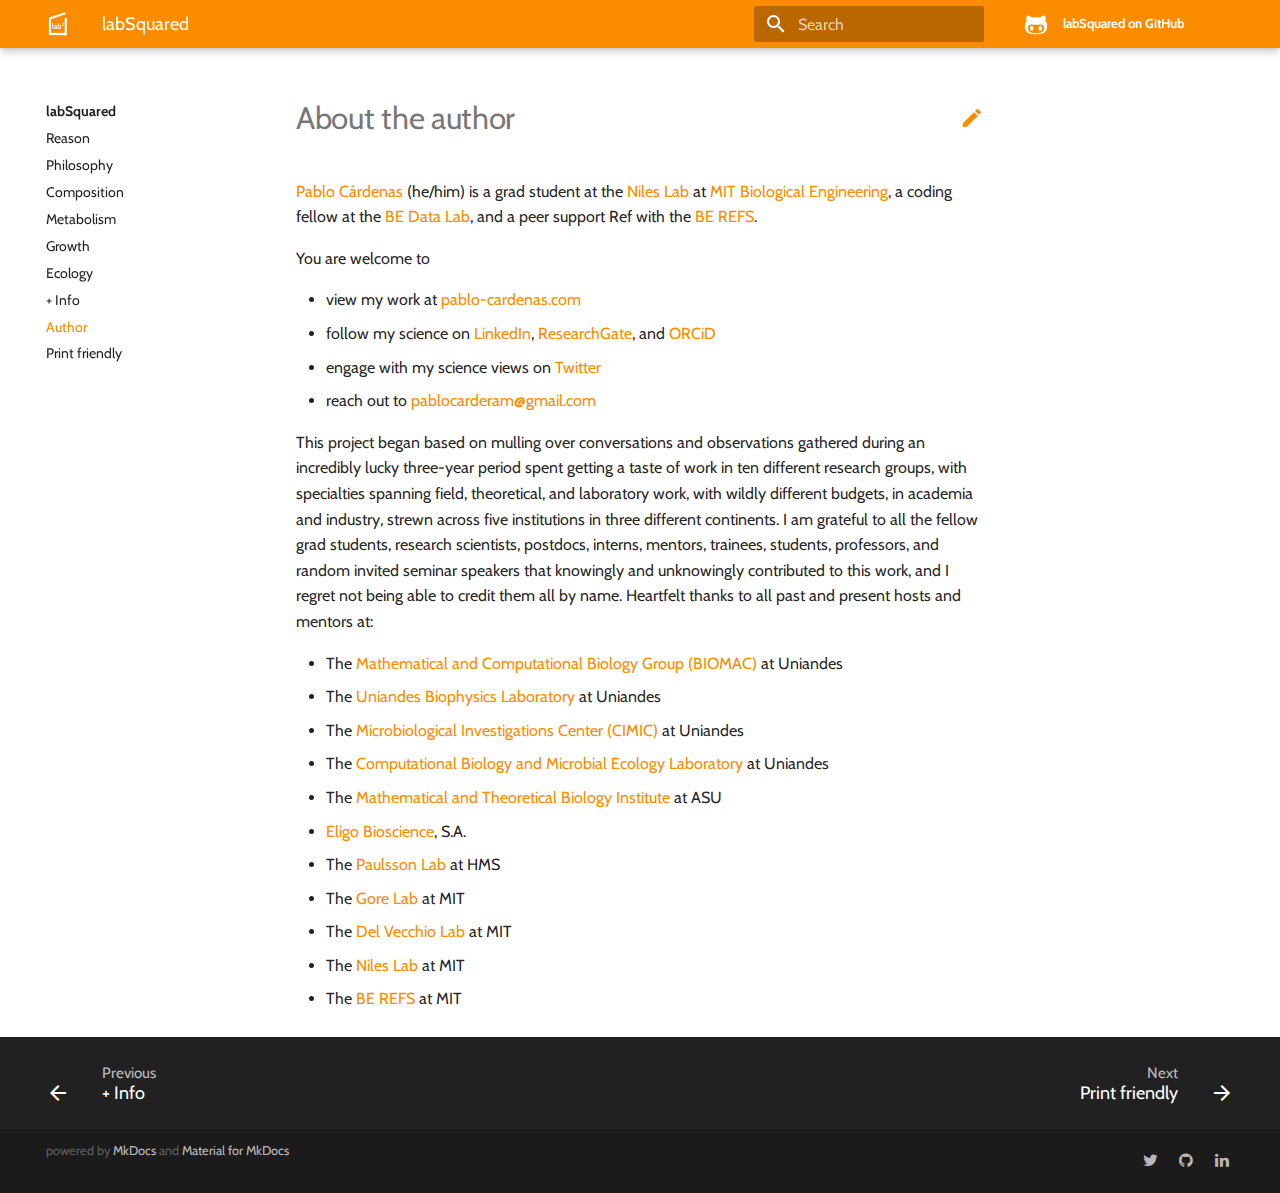
<file: site/author/index.html>
<!doctype html>
<html lang="en" class="no-js">
  <head>

      <meta charset="utf-8">
      <meta name="viewport" content="width=device-width,initial-scale=1">
      <meta http-equiv="x-ua-compatible" content="ie=edge">

        <meta name="description" content="*A laboratory laboratory.* Manifesto for the lab of the (a) future.">


        <link rel="canonical" href="https://lab-squared.github.io/author/">


        <meta name="author" content="Pablo Cárdenas">


        <meta name="lang:clipboard.copy" content="Copy to clipboard">

        <meta name="lang:clipboard.copied" content="Copied to clipboard">

        <meta name="lang:search.language" content="en">

        <meta name="lang:search.pipeline.stopwords" content="True">

        <meta name="lang:search.pipeline.trimmer" content="True">

        <meta name="lang:search.result.none" content="No matching documents">

        <meta name="lang:search.result.one" content="1 matching document">

        <meta name="lang:search.result.other" content="# matching documents">

        <meta name="lang:search.tokenizer" content="[\s\-]+">

      <link rel="shortcut icon" href="../img/favicon-96x96.png">
      <meta name="generator" content="mkdocs-1.0.4, mkdocs-material-4.6.0">



        <title>Author - labSquared</title>



      <link rel="stylesheet" href="../assets/stylesheets/application.1b62728e.css">

        <link rel="stylesheet" href="../assets/stylesheets/application-palette.a8b3c06d.css">




        <meta name="theme-color" content="#fb8c00">



      <script src="../assets/javascripts/modernizr.268332fc.js"></script>



        <link href="https://fonts.gstatic.com" rel="preconnect" crossorigin>
        <link rel="stylesheet" href="https://fonts.googleapis.com/css?family=Cabin:300,400,400i,700%7CUbuntu+Mono&display=fallback">
        <style>body,input{font-family:"Cabin","Helvetica Neue",Helvetica,Arial,sans-serif}code,kbd,pre{font-family:"Ubuntu Mono","Courier New",Courier,monospace}</style>


    <link rel="stylesheet" href="../assets/fonts/material-icons.css">





<script>
  window.ga = window.ga || function() {
    (ga.q = ga.q || []).push(arguments)
  }
  ga.l = +new Date
  /* Setup integration and send page view */
  ga("create", "UA-123988123-2", "auto")
  ga("set", "anonymizeIp", true)
  ga("send", "pageview")
  /* Register handler to log search on blur */
  document.addEventListener("DOMContentLoaded", () => {
    if (document.forms.search) {
      var query = document.forms.search.query
      query.addEventListener("blur", function() {
        if (this.value) {
          var path = document.location.pathname;
          ga("send", "pageview", path + "?q=" + this.value)
        }
      })
    }
  })
</script>
<script async src="https://www.google-analytics.com/analytics.js"></script>



  </head>



    <body dir="ltr" data-md-color-primary="orange" data-md-color-accent="indigo">

    <svg class="md-svg">
      <defs>


          <svg xmlns="http://www.w3.org/2000/svg" width="416" height="448" viewBox="0 0 416 448" id="__github"><path fill="currentColor" d="M160 304q0 10-3.125 20.5t-10.75 19T128 352t-18.125-8.5-10.75-19T96 304t3.125-20.5 10.75-19T128 256t18.125 8.5 10.75 19T160 304zm160 0q0 10-3.125 20.5t-10.75 19T288 352t-18.125-8.5-10.75-19T256 304t3.125-20.5 10.75-19T288 256t18.125 8.5 10.75 19T320 304zm40 0q0-30-17.25-51T296 232q-10.25 0-48.75 5.25Q229.5 240 208 240t-39.25-2.75Q130.75 232 120 232q-29.5 0-46.75 21T56 304q0 22 8 38.375t20.25 25.75 30.5 15 35 7.375 37.25 1.75h42q20.5 0 37.25-1.75t35-7.375 30.5-15 20.25-25.75T360 304zm56-44q0 51.75-15.25 82.75-9.5 19.25-26.375 33.25t-35.25 21.5-42.5 11.875-42.875 5.5T212 416q-19.5 0-35.5-.75t-36.875-3.125-38.125-7.5-34.25-12.875T37 371.5t-21.5-28.75Q0 312 0 260q0-59.25 34-99-6.75-20.5-6.75-42.5 0-29 12.75-54.5 27 0 47.5 9.875t47.25 30.875Q171.5 96 212 96q37 0 70 8 26.25-20.5 46.75-30.25T376 64q12.75 25.5 12.75 54.5 0 21.75-6.75 42 34 40 34 99.5z"/></svg>

      </defs>
    </svg>
    <input class="md-toggle" data-md-toggle="drawer" type="checkbox" id="__drawer" autocomplete="off">
    <input class="md-toggle" data-md-toggle="search" type="checkbox" id="__search" autocomplete="off">
    <label class="md-overlay" data-md-component="overlay" for="__drawer"></label>

      <a href="#about-the-author" tabindex="1" class="md-skip">
        Skip to content
      </a>


      <header class="md-header" data-md-component="header">
  <nav class="md-header-nav md-grid">
    <div class="md-flex">
      <div class="md-flex__cell md-flex__cell--shrink">
        <a href="https://lab-squared.github.io/" title="labSquared" class="md-header-nav__button md-logo">

            <img src="../img/labSquared_logo_w.svg" width="24" height="24">

        </a>
      </div>
      <div class="md-flex__cell md-flex__cell--shrink">
        <label class="md-icon md-icon--menu md-header-nav__button" for="__drawer"></label>
      </div>
      <div class="md-flex__cell md-flex__cell--stretch">
        <div class="md-flex__ellipsis md-header-nav__title" data-md-component="title">

            <span class="md-header-nav__topic">
              labSquared
            </span>
            <span class="md-header-nav__topic">

                Author

            </span>

        </div>
      </div>
      <div class="md-flex__cell md-flex__cell--shrink">

          <label class="md-icon md-icon--search md-header-nav__button" for="__search"></label>

<div class="md-search" data-md-component="search" role="dialog">
  <label class="md-search__overlay" for="__search"></label>
  <div class="md-search__inner" role="search">
    <form class="md-search__form" name="search">
      <input type="text" class="md-search__input" name="query" placeholder="Search" autocapitalize="off" autocorrect="off" autocomplete="off" spellcheck="false" data-md-component="query" data-md-state="active">
      <label class="md-icon md-search__icon" for="__search"></label>
      <button type="reset" class="md-icon md-search__icon" data-md-component="reset" tabindex="-1">
        &#xE5CD;
      </button>
    </form>
    <div class="md-search__output">
      <div class="md-search__scrollwrap" data-md-scrollfix>
        <div class="md-search-result" data-md-component="result">
          <div class="md-search-result__meta">
            Type to start searching
          </div>
          <ol class="md-search-result__list"></ol>
        </div>
      </div>
    </div>
  </div>
</div>

      </div>

        <div class="md-flex__cell md-flex__cell--shrink">
          <div class="md-header-nav__source">





<a href="https://github.com/pablocarderam/labSquared/" title="Go to repository" class="md-source" data-md-source="github">

    <div class="md-source__icon">
      <svg viewBox="0 0 24 24" width="24" height="24">
        <use xlink:href="#__github" width="24" height="24"></use>
      </svg>
    </div>

  <div class="md-source__repository">
    labSquared on GitHub
  </div>
</a>
          </div>
        </div>

    </div>
  </nav>
</header>

    <div class="md-container">




      <main class="md-main" role="main">
        <div class="md-main__inner md-grid" data-md-component="container">


              <div class="md-sidebar md-sidebar--primary" data-md-component="navigation">
                <div class="md-sidebar__scrollwrap">
                  <div class="md-sidebar__inner">
                    <nav class="md-nav md-nav--primary" data-md-level="0">
  <label class="md-nav__title md-nav__title--site" for="__drawer">
    <a href="https://lab-squared.github.io/" title="labSquared" class="md-nav__button md-logo">

        <img src="../img/labSquared_logo_w.svg" width="48" height="48">

    </a>
    labSquared
  </label>

    <div class="md-nav__source">





<a href="https://github.com/pablocarderam/labSquared/" title="Go to repository" class="md-source" data-md-source="github">

    <div class="md-source__icon">
      <svg viewBox="0 0 24 24" width="24" height="24">
        <use xlink:href="#__github" width="24" height="24"></use>
      </svg>
    </div>

  <div class="md-source__repository">
    labSquared on GitHub
  </div>
</a>
    </div>

  <ul class="md-nav__list" data-md-scrollfix>






  <li class="md-nav__item">
    <a href=".." title="Reason" class="md-nav__link">
      Reason
    </a>
  </li>







  <li class="md-nav__item">
    <a href="../philosophy/" title="Philosophy" class="md-nav__link">
      Philosophy
    </a>
  </li>







  <li class="md-nav__item">
    <a href="../composition/" title="Composition" class="md-nav__link">
      Composition
    </a>
  </li>







  <li class="md-nav__item">
    <a href="../metabolism/" title="Metabolism" class="md-nav__link">
      Metabolism
    </a>
  </li>







  <li class="md-nav__item">
    <a href="../growth/" title="Growth" class="md-nav__link">
      Growth
    </a>
  </li>







  <li class="md-nav__item">
    <a href="../ecology/" title="Ecology" class="md-nav__link">
      Ecology
    </a>
  </li>







  <li class="md-nav__item">
    <a href="../info/" title="+ Info" class="md-nav__link">
      + Info
    </a>
  </li>









  <li class="md-nav__item md-nav__item--active">

    <input class="md-toggle md-nav__toggle" data-md-toggle="toc" type="checkbox" id="__toc">




    <a href="./" title="Author" class="md-nav__link md-nav__link--active">
      Author
    </a>

  </li>







  <li class="md-nav__item">
    <a href="../full/" title="Print friendly" class="md-nav__link">
      Print friendly
    </a>
  </li>


  </ul>
</nav>
                  </div>
                </div>
              </div>


              <div class="md-sidebar md-sidebar--secondary" data-md-component="toc">
                <div class="md-sidebar__scrollwrap">
                  <div class="md-sidebar__inner">

<nav class="md-nav md-nav--secondary">





</nav>
                  </div>
                </div>
              </div>


          <div class="md-content">
            <article class="md-content__inner md-typeset">


                  <a href="https://github.com/pablocarderam/labSquared/edit/master/docs/author.md" title="Edit this page" class="md-icon md-content__icon">&#xE3C9;</a>


                <h1 id="about-the-author">About the author</h1>
<p><a href="https://pablo-cardenas.com/">Pablo Cárdenas</a> (he/him) is a grad student at the <a href="https://web.mit.edu/nileslab/">Niles Lab</a> at <a href="https://be.mit.edu/">MIT Biological Engineering</a>, a coding fellow at the <a href="https://bedatalab.github.io/">BE Data Lab</a>, and a peer support Ref with the <a href="berefs.com/">BE REFS</a>.</p>
<p>You are welcome to</p>
<ul>
<li>view my work at <a href="https://pablo-cardenas.com">pablo-cardenas.com</a></li>
<li>follow my science on <a href="https://www.linkedin.com/in/pablocarderam/">LinkedIn</a>, <a href="https://www.researchgate.net/profile/Pablo_Cardenas_R">ResearchGate</a>, and <a href="https://orcid.org/0000-0001-7015-0512">ORCiD</a></li>
<li>engage with my science views on <a href="https://twitter.com/pcr_guy">Twitter</a></li>
<li>reach out to <a href="mailto:pablocarderam@gmail.com">pablocarderam@gmail.com</a></li>
</ul>
<p>This project began based on mulling over conversations and observations gathered during an incredibly lucky three-year period spent getting a taste of work in ten different research groups, with specialties spanning field, theoretical, and laboratory work, with wildly different budgets, in academia and industry, strewn across five institutions in three different continents. I am grateful to all the fellow grad students, research scientists, postdocs, interns, mentors, trainees, students, professors, and random invited seminar speakers that knowingly and unknowingly contributed to this work, and I regret not being able to credit them all by name. Heartfelt thanks to all past and present hosts and mentors at:</p>
<ul>
<li>The <a href="https://biomac.uniandes.edu.co">Mathematical and Computational Biology Group (BIOMAC)</a> at Uniandes</li>
<li>The <a href="https://biofisica.uniandes.edu.co/en/">Uniandes Biophysics Laboratory</a> at Uniandes</li>
<li>The <a href="https://cimic.uniandes.edu.co/">Microbiological Investigations Center (CIMIC)</a> at Uniandes</li>
<li>The <a href="http://bcem.uniandes.edu.co/">Computational Biology and Microbial Ecology Laboratory</a> at Uniandes</li>
<li>The <a href="https://mtbi.asu.edu/">Mathematical and Theoretical Biology Institute</a> at ASU</li>
<li><a href="https://eligo.bio/">Eligo Bioscience</a>, S.A.</li>
<li>The <a href="https://paulsson.med.harvard.edu/">Paulsson Lab</a> at HMS</li>
<li>The <a href="http://www.gorelab.org/">Gore Lab</a> at MIT</li>
<li>The <a href="https://scripts.mit.edu/~ddv/index.php">Del Vecchio Lab</a> at MIT</li>
<li>The <a href="https://web.mit.edu/nileslab/">Niles Lab</a> at MIT</li>
<li>The <a href="http://berefs.com/">BE REFS</a> at MIT</li>
</ul>










            </article>
          </div>
        </div>
      </main>


<footer class="md-footer">

    <div class="md-footer-nav">
      <nav class="md-footer-nav__inner md-grid">

          <a href="../info/" title="+ Info" class="md-flex md-footer-nav__link md-footer-nav__link--prev" rel="prev">
            <div class="md-flex__cell md-flex__cell--shrink">
              <i class="md-icon md-icon--arrow-back md-footer-nav__button"></i>
            </div>
            <div class="md-flex__cell md-flex__cell--stretch md-footer-nav__title">
              <span class="md-flex__ellipsis">
                <span class="md-footer-nav__direction">
                  Previous
                </span>
                + Info
              </span>
            </div>
          </a>


          <a href="../full/" title="Print friendly" class="md-flex md-footer-nav__link md-footer-nav__link--next" rel="next">
            <div class="md-flex__cell md-flex__cell--stretch md-footer-nav__title">
              <span class="md-flex__ellipsis">
                <span class="md-footer-nav__direction">
                  Next
                </span>
                Print friendly
              </span>
            </div>
            <div class="md-flex__cell md-flex__cell--shrink">
              <i class="md-icon md-icon--arrow-forward md-footer-nav__button"></i>
            </div>
          </a>

      </nav>
    </div>

  <div class="md-footer-meta md-typeset">
    <div class="md-footer-meta__inner md-grid">
      <div class="md-footer-copyright">

        powered by
        <a href="https://www.mkdocs.org">MkDocs</a>
        and
        <a href="https://squidfunk.github.io/mkdocs-material/">
          Material for MkDocs</a>
      </div>

  <div class="md-footer-social">
    <link rel="stylesheet" href="../assets/fonts/font-awesome.css">

      <a href="https://twitter.com/pcr_guy" class="md-footer-social__link fa fa-twitter"></a>

      <a href="https://github.com/pablocarderam" class="md-footer-social__link fa fa-github"></a>

      <a href="https://www.linkedin.com/in/pablocarderam" class="md-footer-social__link fa fa-linkedin"></a>

  </div>

    </div>
  </div>
</footer>

    </div>

      <script src="../assets/javascripts/application.808e90bb.js"></script>

      <script>app.initialize({version:"1.0.4",url:{base:".."}})</script>


  </body>
</html>
</file>
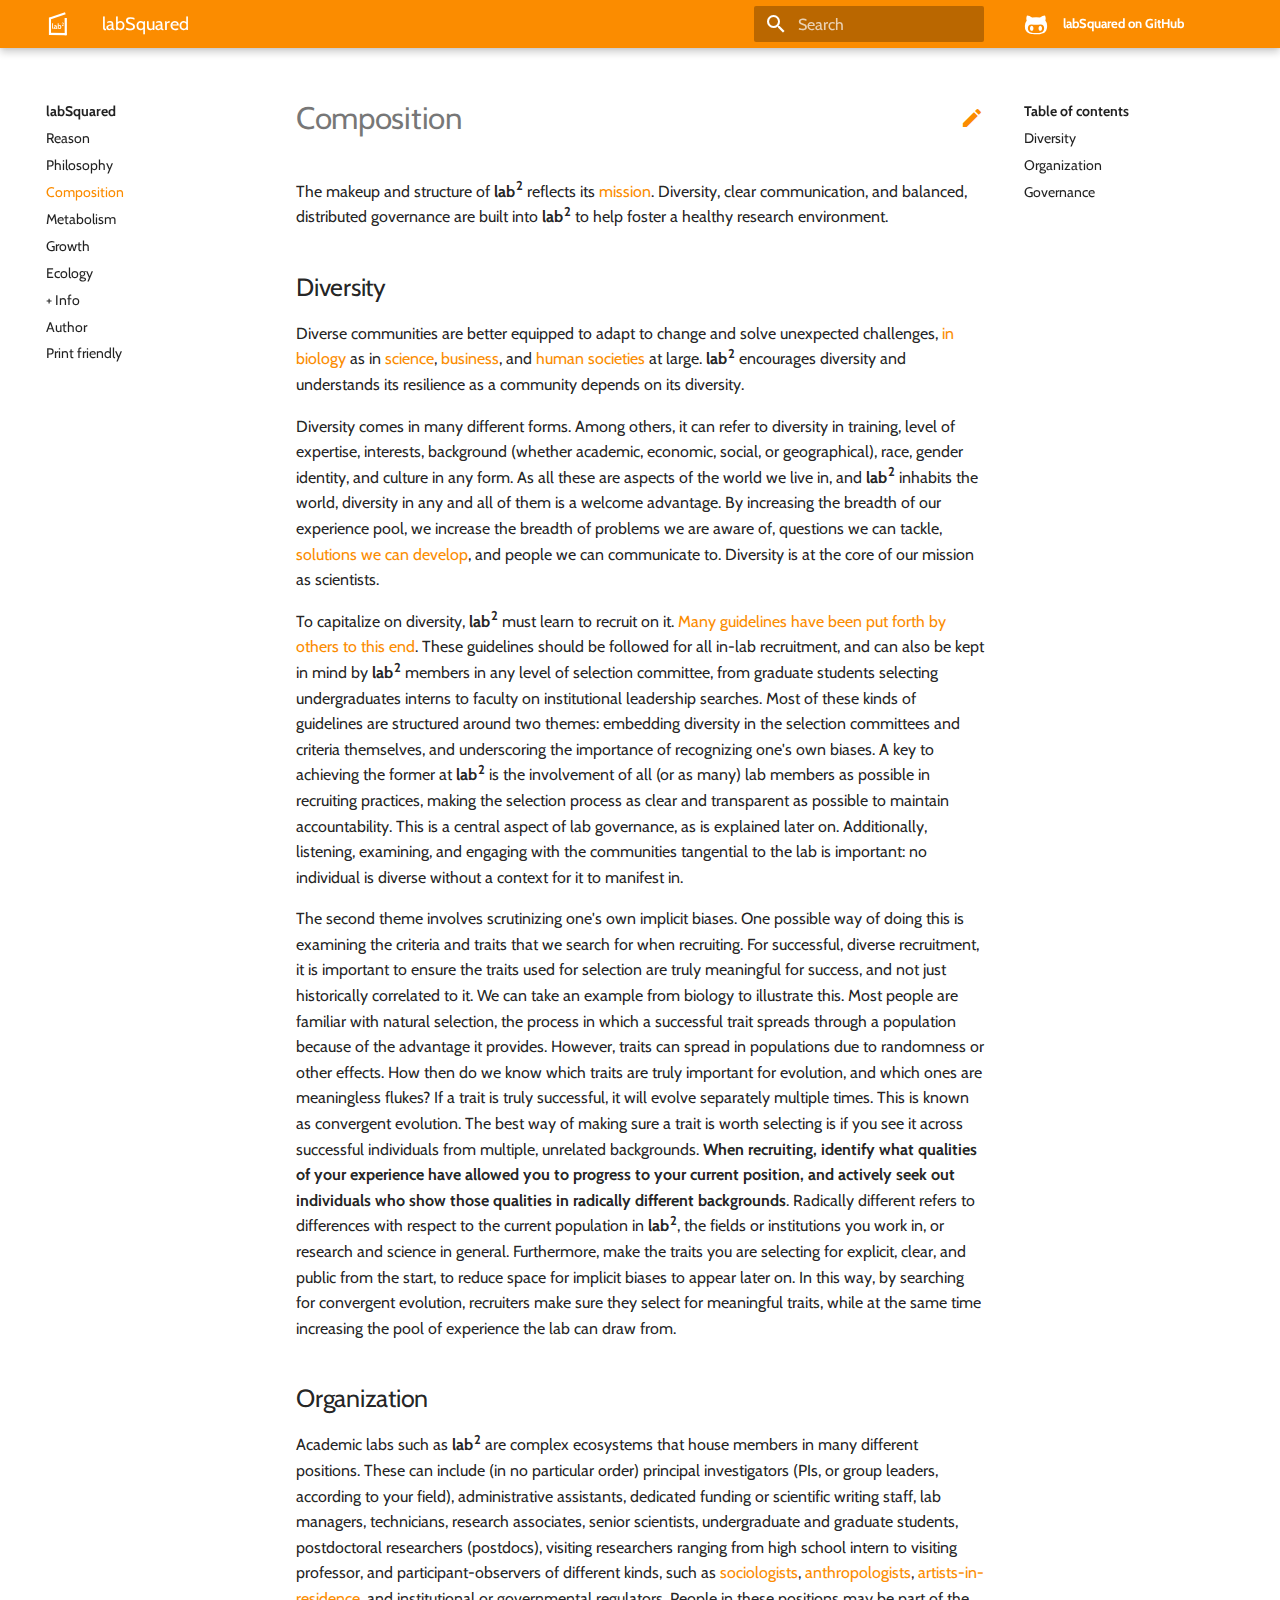
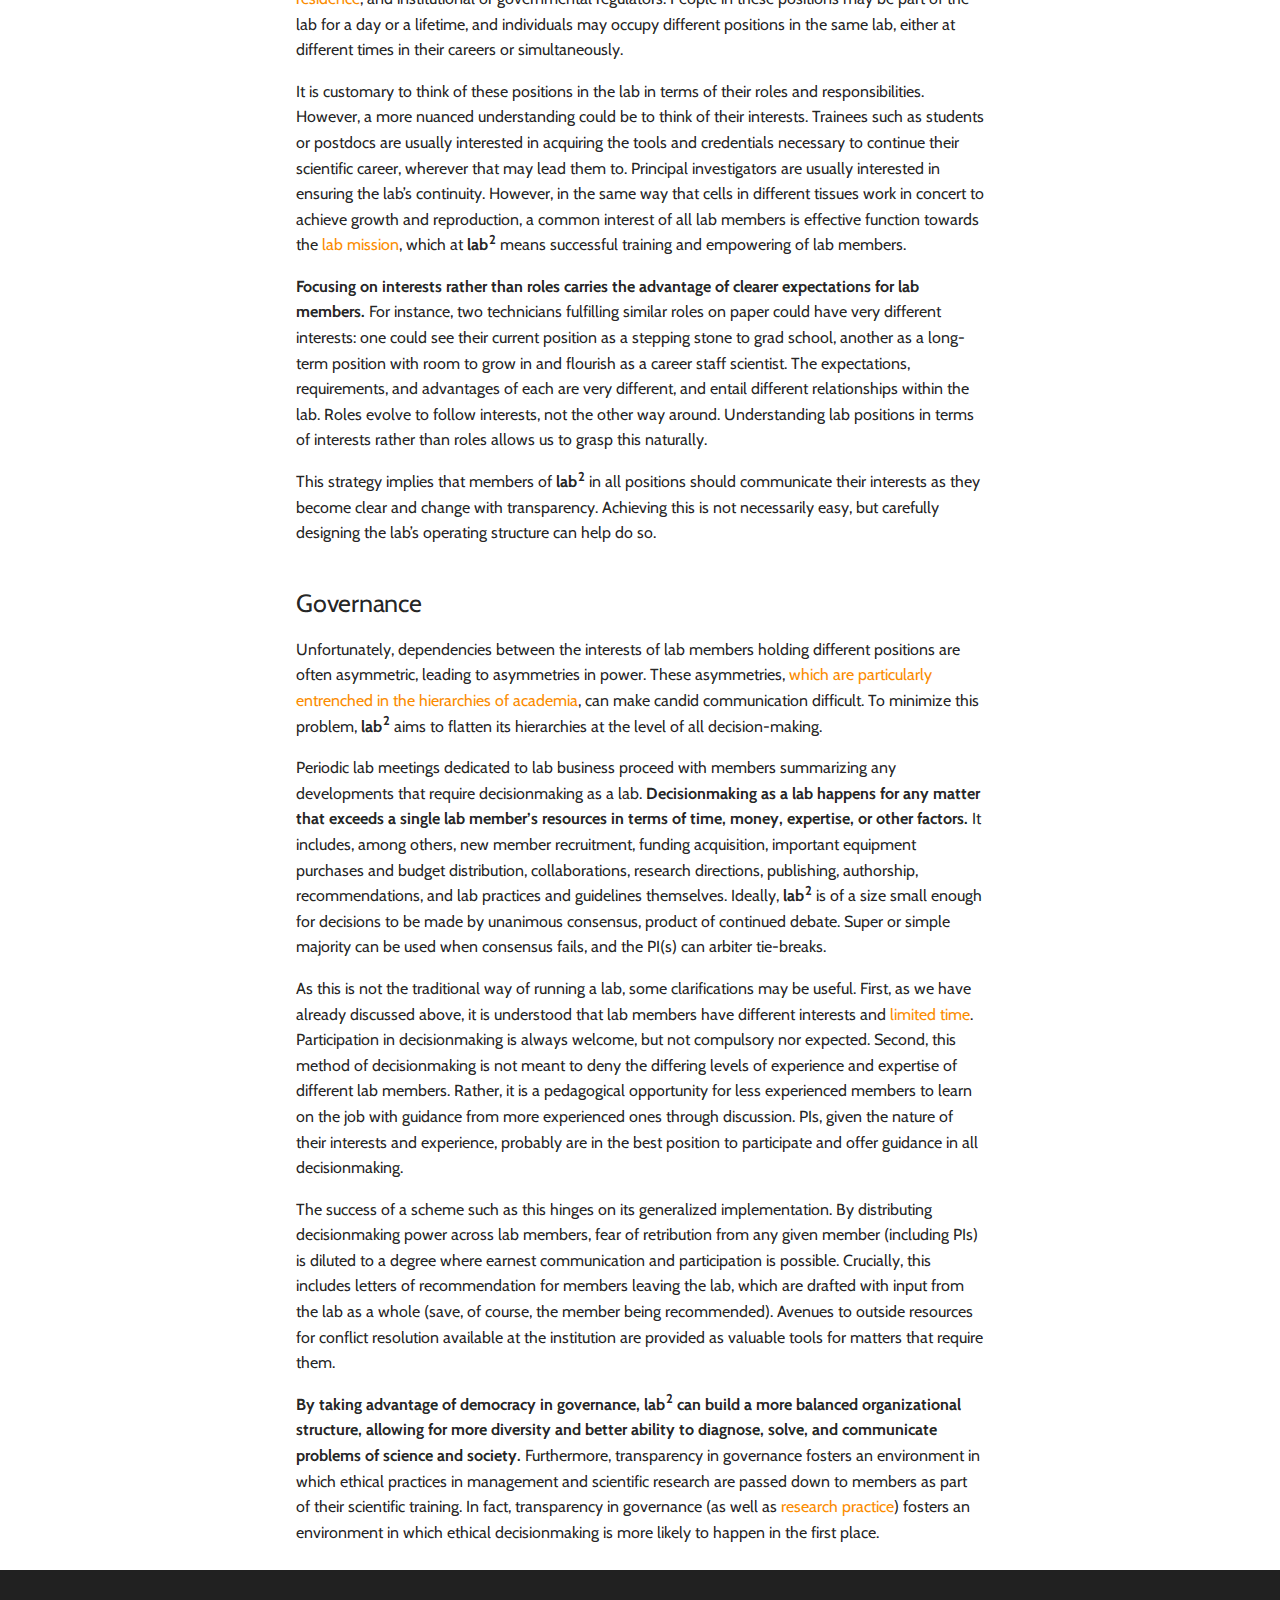
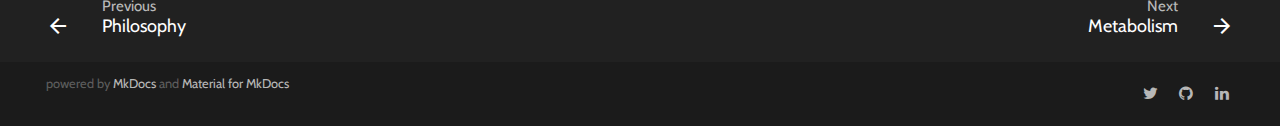
<file: site/composition/index.html>
<!doctype html>
<html lang="en" class="no-js">
  <head>
    
      <meta charset="utf-8">
      <meta name="viewport" content="width=device-width,initial-scale=1">
      <meta http-equiv="x-ua-compatible" content="ie=edge">
      
        <meta name="description" content="*A laboratory laboratory.* Manifesto for the lab of the (a) future.">
      
      
        <link rel="canonical" href="https://lab-squared.github.io/composition/">
      
      
        <meta name="author" content="Pablo Cárdenas">
      
      
        <meta name="lang:clipboard.copy" content="Copy to clipboard">
      
        <meta name="lang:clipboard.copied" content="Copied to clipboard">
      
        <meta name="lang:search.language" content="en">
      
        <meta name="lang:search.pipeline.stopwords" content="True">
      
        <meta name="lang:search.pipeline.trimmer" content="True">
      
        <meta name="lang:search.result.none" content="No matching documents">
      
        <meta name="lang:search.result.one" content="1 matching document">
      
        <meta name="lang:search.result.other" content="# matching documents">
      
        <meta name="lang:search.tokenizer" content="[\s\-]+">
      
      <link rel="shortcut icon" href="../img/favicon-96x96.png">
      <meta name="generator" content="mkdocs-1.0.4, mkdocs-material-4.6.0">
    
    
      
        <title>Composition - labSquared</title>
      
    
    
      <link rel="stylesheet" href="../assets/stylesheets/application.1b62728e.css">
      
        <link rel="stylesheet" href="../assets/stylesheets/application-palette.a8b3c06d.css">
      
      
        
        
        <meta name="theme-color" content="#fb8c00">
      
    
    
      <script src="../assets/javascripts/modernizr.268332fc.js"></script>
    
    
      
        <link href="https://fonts.gstatic.com" rel="preconnect" crossorigin>
        <link rel="stylesheet" href="https://fonts.googleapis.com/css?family=Cabin:300,400,400i,700%7CUbuntu+Mono&display=fallback">
        <style>body,input{font-family:"Cabin","Helvetica Neue",Helvetica,Arial,sans-serif}code,kbd,pre{font-family:"Ubuntu Mono","Courier New",Courier,monospace}</style>
      
    
    <link rel="stylesheet" href="../assets/fonts/material-icons.css">
    
    
    
      
        
<script>
  window.ga = window.ga || function() {
    (ga.q = ga.q || []).push(arguments)
  }
  ga.l = +new Date
  /* Setup integration and send page view */
  ga("create", "UA-123988123-2", "auto")
  ga("set", "anonymizeIp", true)
  ga("send", "pageview")
  /* Register handler to log search on blur */
  document.addEventListener("DOMContentLoaded", () => {
    if (document.forms.search) {
      var query = document.forms.search.query
      query.addEventListener("blur", function() {
        if (this.value) {
          var path = document.location.pathname;
          ga("send", "pageview", path + "?q=" + this.value)
        }
      })
    }
  })
</script>
<script async src="https://www.google-analytics.com/analytics.js"></script>
      
    
    
  </head>
  
    
    
    <body dir="ltr" data-md-color-primary="orange" data-md-color-accent="indigo">
  
    <svg class="md-svg">
      <defs>
        
        
          <svg xmlns="http://www.w3.org/2000/svg" width="416" height="448" viewBox="0 0 416 448" id="__github"><path fill="currentColor" d="M160 304q0 10-3.125 20.5t-10.75 19T128 352t-18.125-8.5-10.75-19T96 304t3.125-20.5 10.75-19T128 256t18.125 8.5 10.75 19T160 304zm160 0q0 10-3.125 20.5t-10.75 19T288 352t-18.125-8.5-10.75-19T256 304t3.125-20.5 10.75-19T288 256t18.125 8.5 10.75 19T320 304zm40 0q0-30-17.25-51T296 232q-10.25 0-48.75 5.25Q229.5 240 208 240t-39.25-2.75Q130.75 232 120 232q-29.5 0-46.75 21T56 304q0 22 8 38.375t20.25 25.75 30.5 15 35 7.375 37.25 1.75h42q20.5 0 37.25-1.75t35-7.375 30.5-15 20.25-25.75T360 304zm56-44q0 51.75-15.25 82.75-9.5 19.25-26.375 33.25t-35.25 21.5-42.5 11.875-42.875 5.5T212 416q-19.5 0-35.5-.75t-36.875-3.125-38.125-7.5-34.25-12.875T37 371.5t-21.5-28.75Q0 312 0 260q0-59.25 34-99-6.75-20.5-6.75-42.5 0-29 12.75-54.5 27 0 47.5 9.875t47.25 30.875Q171.5 96 212 96q37 0 70 8 26.25-20.5 46.75-30.25T376 64q12.75 25.5 12.75 54.5 0 21.75-6.75 42 34 40 34 99.5z"/></svg>
        
      </defs>
    </svg>
    <input class="md-toggle" data-md-toggle="drawer" type="checkbox" id="__drawer" autocomplete="off">
    <input class="md-toggle" data-md-toggle="search" type="checkbox" id="__search" autocomplete="off">
    <label class="md-overlay" data-md-component="overlay" for="__drawer"></label>
    
      <a href="#composition" tabindex="1" class="md-skip">
        Skip to content
      </a>
    
    
      <header class="md-header" data-md-component="header">
  <nav class="md-header-nav md-grid">
    <div class="md-flex">
      <div class="md-flex__cell md-flex__cell--shrink">
        <a href="https://lab-squared.github.io/" title="labSquared" class="md-header-nav__button md-logo">
          
            <img src="../img/labSquared_logo_w.svg" width="24" height="24">
          
        </a>
      </div>
      <div class="md-flex__cell md-flex__cell--shrink">
        <label class="md-icon md-icon--menu md-header-nav__button" for="__drawer"></label>
      </div>
      <div class="md-flex__cell md-flex__cell--stretch">
        <div class="md-flex__ellipsis md-header-nav__title" data-md-component="title">
          
            <span class="md-header-nav__topic">
              labSquared
            </span>
            <span class="md-header-nav__topic">
              
                Composition
              
            </span>
          
        </div>
      </div>
      <div class="md-flex__cell md-flex__cell--shrink">
        
          <label class="md-icon md-icon--search md-header-nav__button" for="__search"></label>
          
<div class="md-search" data-md-component="search" role="dialog">
  <label class="md-search__overlay" for="__search"></label>
  <div class="md-search__inner" role="search">
    <form class="md-search__form" name="search">
      <input type="text" class="md-search__input" name="query" placeholder="Search" autocapitalize="off" autocorrect="off" autocomplete="off" spellcheck="false" data-md-component="query" data-md-state="active">
      <label class="md-icon md-search__icon" for="__search"></label>
      <button type="reset" class="md-icon md-search__icon" data-md-component="reset" tabindex="-1">
        &#xE5CD;
      </button>
    </form>
    <div class="md-search__output">
      <div class="md-search__scrollwrap" data-md-scrollfix>
        <div class="md-search-result" data-md-component="result">
          <div class="md-search-result__meta">
            Type to start searching
          </div>
          <ol class="md-search-result__list"></ol>
        </div>
      </div>
    </div>
  </div>
</div>
        
      </div>
      
        <div class="md-flex__cell md-flex__cell--shrink">
          <div class="md-header-nav__source">
            


  

<a href="https://github.com/pablocarderam/labSquared/" title="Go to repository" class="md-source" data-md-source="github">
  
    <div class="md-source__icon">
      <svg viewBox="0 0 24 24" width="24" height="24">
        <use xlink:href="#__github" width="24" height="24"></use>
      </svg>
    </div>
  
  <div class="md-source__repository">
    labSquared on GitHub
  </div>
</a>
          </div>
        </div>
      
    </div>
  </nav>
</header>
    
    <div class="md-container">
      
        
      
      
      <main class="md-main" role="main">
        <div class="md-main__inner md-grid" data-md-component="container">
          
            
              <div class="md-sidebar md-sidebar--primary" data-md-component="navigation">
                <div class="md-sidebar__scrollwrap">
                  <div class="md-sidebar__inner">
                    <nav class="md-nav md-nav--primary" data-md-level="0">
  <label class="md-nav__title md-nav__title--site" for="__drawer">
    <a href="https://lab-squared.github.io/" title="labSquared" class="md-nav__button md-logo">
      
        <img src="../img/labSquared_logo_w.svg" width="48" height="48">
      
    </a>
    labSquared
  </label>
  
    <div class="md-nav__source">
      


  

<a href="https://github.com/pablocarderam/labSquared/" title="Go to repository" class="md-source" data-md-source="github">
  
    <div class="md-source__icon">
      <svg viewBox="0 0 24 24" width="24" height="24">
        <use xlink:href="#__github" width="24" height="24"></use>
      </svg>
    </div>
  
  <div class="md-source__repository">
    labSquared on GitHub
  </div>
</a>
    </div>
  
  <ul class="md-nav__list" data-md-scrollfix>
    
      
      
      


  <li class="md-nav__item">
    <a href=".." title="Reason" class="md-nav__link">
      Reason
    </a>
  </li>

    
      
      
      


  <li class="md-nav__item">
    <a href="../philosophy/" title="Philosophy" class="md-nav__link">
      Philosophy
    </a>
  </li>

    
      
      
      

  


  <li class="md-nav__item md-nav__item--active">
    
    <input class="md-toggle md-nav__toggle" data-md-toggle="toc" type="checkbox" id="__toc">
    
      
    
    
      <label class="md-nav__link md-nav__link--active" for="__toc">
        Composition
      </label>
    
    <a href="./" title="Composition" class="md-nav__link md-nav__link--active">
      Composition
    </a>
    
      
<nav class="md-nav md-nav--secondary">
  
  
    
  
  
    <label class="md-nav__title" for="__toc">Table of contents</label>
    <ul class="md-nav__list" data-md-scrollfix>
      
        <li class="md-nav__item">
  <a href="#diversity" class="md-nav__link">
    Diversity
  </a>
  
</li>
      
        <li class="md-nav__item">
  <a href="#organization" class="md-nav__link">
    Organization
  </a>
  
</li>
      
        <li class="md-nav__item">
  <a href="#governance" class="md-nav__link">
    Governance
  </a>
  
</li>
      
      
      
      
      
    </ul>
  
</nav>
    
  </li>

    
      
      
      


  <li class="md-nav__item">
    <a href="../metabolism/" title="Metabolism" class="md-nav__link">
      Metabolism
    </a>
  </li>

    
      
      
      


  <li class="md-nav__item">
    <a href="../growth/" title="Growth" class="md-nav__link">
      Growth
    </a>
  </li>

    
      
      
      


  <li class="md-nav__item">
    <a href="../ecology/" title="Ecology" class="md-nav__link">
      Ecology
    </a>
  </li>

    
      
      
      


  <li class="md-nav__item">
    <a href="../info/" title="+ Info" class="md-nav__link">
      + Info
    </a>
  </li>

    
      
      
      


  <li class="md-nav__item">
    <a href="../author/" title="Author" class="md-nav__link">
      Author
    </a>
  </li>

    
      
      
      


  <li class="md-nav__item">
    <a href="../full/" title="Print friendly" class="md-nav__link">
      Print friendly
    </a>
  </li>

    
  </ul>
</nav>
                  </div>
                </div>
              </div>
            
            
              <div class="md-sidebar md-sidebar--secondary" data-md-component="toc">
                <div class="md-sidebar__scrollwrap">
                  <div class="md-sidebar__inner">
                    
<nav class="md-nav md-nav--secondary">
  
  
    
  
  
    <label class="md-nav__title" for="__toc">Table of contents</label>
    <ul class="md-nav__list" data-md-scrollfix>
      
        <li class="md-nav__item">
  <a href="#diversity" class="md-nav__link">
    Diversity
  </a>
  
</li>
      
        <li class="md-nav__item">
  <a href="#organization" class="md-nav__link">
    Organization
  </a>
  
</li>
      
        <li class="md-nav__item">
  <a href="#governance" class="md-nav__link">
    Governance
  </a>
  
</li>
      
      
      
      
      
    </ul>
  
</nav>
                  </div>
                </div>
              </div>
            
          
          <div class="md-content">
            <article class="md-content__inner md-typeset">
              
                
                  <a href="https://github.com/pablocarderam/labSquared/edit/master/docs/composition.md" title="Edit this page" class="md-icon md-content__icon">&#xE3C9;</a>
                
                
                <h1 id="composition">Composition</h1>
<p>The makeup and structure of <strong>lab<sup>2</sup></strong> reflects its <a href="../philosophy/">mission</a>. Diversity, clear communication, and balanced, distributed governance are built into <strong>lab<sup>2</sup></strong> to help foster a healthy research environment.</p>
<h2 id="diversity">Diversity</h2>
<p>Diverse communities are better equipped to adapt to change and solve unexpected challenges, <a href="https://www.gutenberg.org/ebooks/1228">in biology</a> as in <a href="https://doi.org/10.1073/pnas.1915378117">science</a>, <a href="https://www.bcg.com/en-us/publications/2018/how-diverse-leadership-teams-boost-innovation.aspx">business</a>, and <a href="https://hbr.org/2017/03/teams-solve-problems-faster-when-theyre-more-cognitively-diverse">human societies</a> at large. <strong>lab<sup>2</sup></strong> encourages diversity and understands its resilience as a community depends on its diversity.</p>
<p>Diversity comes in many different forms. Among others, it can refer to diversity in training, level of expertise, interests, background (whether academic, economic, social, or geographical), race, gender identity, and culture in any form. As all these are aspects of the world we live in, and <strong>lab<sup>2</sup></strong> inhabits the world, diversity in any and all of them is a welcome advantage. By increasing the breadth of our experience pool, we increase the breadth of problems we are aware of, questions we can tackle, <a href="https://doi.org/10.1073/pnas.1915378117">solutions we can develop</a>, and people we can communicate to. Diversity is at the core of our mission as scientists.</p>
<p>To capitalize on diversity, <strong>lab<sup>2</sup></strong> must learn to recruit on it. <a href="https://diverseeducation.com/article/149878/">Many guidelines have been put forth by others to this end</a>. These guidelines should be followed for all in-lab recruitment, and can also be kept in mind by <strong>lab<sup>2</sup></strong> members in any level of selection committee, from graduate students selecting undergraduates interns to faculty on institutional leadership searches. Most of these kinds of guidelines are structured around two themes: embedding diversity in the selection committees and criteria themselves, and underscoring the importance of recognizing one's own biases. A key to achieving the former at <strong>lab<sup>2</sup></strong> is the involvement of all (or as many) lab members as possible in recruiting practices, making the selection process as clear and transparent as possible to maintain accountability. This is a central aspect of lab governance, as is explained later on. Additionally, listening, examining, and engaging with the communities tangential to the lab is important: no individual is diverse without a context for it to manifest in.</p>
<p>The second theme involves scrutinizing one's own implicit biases. One possible way of doing this is examining the criteria and traits that we search for when recruiting. For successful, diverse recruitment, it is important to ensure the traits used for selection are truly meaningful for success, and not just historically correlated to it. We can take an example from biology to illustrate this. Most people are familiar with natural selection, the process in which a successful trait spreads through a population because of the advantage it provides. However, traits can spread in populations due to randomness or other effects. How then do we know which traits are truly important for evolution, and which ones are meaningless flukes? If a trait is truly successful, it will evolve separately multiple times. This is known as convergent evolution. The best way of making sure a trait is worth selecting is if you see it across successful individuals from multiple, unrelated backgrounds. <strong>When recruiting, identify what qualities of your experience have allowed you to progress to your current position, and actively seek out individuals who show those qualities in radically different backgrounds</strong>. Radically different refers to differences with respect to the current population in <strong>lab<sup>2</sup></strong>, the fields or institutions you work in, or research and science in general. Furthermore, make the traits you are selecting for explicit, clear, and public from the start, to reduce space for implicit biases to appear later on. In this way, by searching for convergent evolution, recruiters make sure they select for meaningful traits, while at the same time increasing the pool of experience the lab can draw from.</p>
<h2 id="organization">Organization</h2>
<p>Academic labs such as <strong>lab<sup>2</sup></strong> are complex ecosystems that house members in many different positions. These can include (in no particular order) principal investigators (PIs, or group leaders, according to your field), administrative assistants, dedicated funding or scientific writing staff, lab managers, technicians, research associates, senior scientists, undergraduate and graduate students, postdoctoral researchers (postdocs), visiting researchers ranging from high school intern to visiting professor, and participant-observers of different kinds, such as <a href="https://doi.org/10.2307/j.ctt32bbxc">sociologists</a>, <a href="https://www.press.uchicago.edu/ucp/books/book/chicago/D/bo12986260.html">anthropologists</a>, <a href="https://events.fnal.gov/art-gallery/artist-in-residence/">artists-in-residence</a>, and institutional or governmental regulators. People in these positions may be part of the lab for a day or a lifetime, and individuals may occupy different positions in the same lab, either at different times in their careers or simultaneously.</p>
<p>It is customary to think of these positions in the lab in terms of their roles and responsibilities. However, a more nuanced understanding could be to think of their interests. Trainees such as students or postdocs are usually interested in acquiring the tools and credentials necessary to continue their scientific career, wherever that may lead them to. Principal investigators are usually interested in ensuring the lab’s continuity. However, in the same way that cells in different tissues work in concert to achieve growth and reproduction, a common interest of all lab members is effective function towards the <a href="../philosophy/">lab mission</a>, which at <strong>lab<sup>2</sup></strong> means successful training and empowering of lab members.</p>
<p><strong>Focusing on interests rather than roles carries the advantage of clearer expectations for lab members.</strong> For instance, two technicians fulfilling similar roles on paper could have very different interests: one could see their current position as a stepping stone to grad school, another as a long-term position with room to grow in and flourish as a career staff scientist. The expectations, requirements, and advantages of each are very different, and entail different relationships within the lab. Roles evolve to follow interests, not the other way around. Understanding lab positions in terms of interests rather than roles allows us to grasp this naturally.</p>
<p>This strategy implies that members of <strong>lab<sup>2</sup></strong> in all positions should communicate their interests as they become clear and change with transparency. Achieving this is not necessarily easy, but carefully designing the lab’s operating structure can help do so.</p>
<h2 id="governance">Governance</h2>
<p>Unfortunately, dependencies between the interests of lab members holding different positions are often asymmetric, leading to asymmetries in power. These asymmetries, <a href="https://www.nature.com/articles/d41586-019-03489-1">which are particularly entrenched in the hierarchies of academia</a>, can make candid communication difficult. To minimize this problem, <strong>lab<sup>2</sup></strong> aims to flatten its hierarchies at the level of all decision-making.</p>
<p>Periodic lab meetings dedicated to lab business proceed with members summarizing any developments that require decisionmaking as a lab. <strong>Decisionmaking as a lab happens for any matter that exceeds a single lab member’s resources in terms of time, money, expertise, or other factors.</strong> It includes, among others, new member recruitment, funding acquisition, important equipment purchases and budget distribution, collaborations, research directions, publishing, authorship, recommendations, and lab practices and guidelines themselves. Ideally, <strong>lab<sup>2</sup></strong> is of a size small enough for decisions to be made by unanimous consensus, product of continued debate. Super or simple majority can be used when consensus fails, and the PI(s) can arbiter tie-breaks.</p>
<p>As this is not the traditional way of running a lab, some clarifications may be useful. First, as we have already discussed above, it is understood that lab members have different interests and <a href="https://www.nature.com/articles/d41586-019-03953-y">limited time</a>. Participation in decisionmaking is always welcome, but not compulsory nor expected. Second, this method of decisionmaking is not meant to deny the differing levels of experience and expertise of different lab members. Rather, it is a pedagogical opportunity for less experienced members to learn on the job with guidance from more experienced ones through discussion. PIs, given the nature of their interests and experience, probably are in the best position to participate and offer guidance in all decisionmaking.</p>
<p>The success of a scheme such as this hinges on its generalized implementation. By distributing decisionmaking power across lab members, fear of retribution from any given member (including PIs) is diluted to a degree where earnest communication and participation is possible. Crucially, this includes letters of recommendation for members leaving the lab, which are drafted with input from the lab as a whole (save, of course, the member being recommended). Avenues to outside resources for conflict resolution available at the institution are provided as valuable tools for matters that require them.</p>
<p><strong>By taking advantage of democracy in governance, lab<sup>2</sup> can build a more balanced organizational structure, allowing for more diversity and better ability to diagnose, solve, and communicate problems of science and society.</strong> Furthermore, transparency in governance fosters an environment in which ethical practices in management and scientific research are passed down to members as part of their scientific training. In fact, transparency in governance (as well as <a href="../metabolism/">research practice</a>) fosters an environment in which ethical decisionmaking is more likely to happen in the first place.</p>
                
                  
                
                
              
              
                


              
            </article>
          </div>
        </div>
      </main>
      
        
<footer class="md-footer">
  
    <div class="md-footer-nav">
      <nav class="md-footer-nav__inner md-grid">
        
          <a href="../philosophy/" title="Philosophy" class="md-flex md-footer-nav__link md-footer-nav__link--prev" rel="prev">
            <div class="md-flex__cell md-flex__cell--shrink">
              <i class="md-icon md-icon--arrow-back md-footer-nav__button"></i>
            </div>
            <div class="md-flex__cell md-flex__cell--stretch md-footer-nav__title">
              <span class="md-flex__ellipsis">
                <span class="md-footer-nav__direction">
                  Previous
                </span>
                Philosophy
              </span>
            </div>
          </a>
        
        
          <a href="../metabolism/" title="Metabolism" class="md-flex md-footer-nav__link md-footer-nav__link--next" rel="next">
            <div class="md-flex__cell md-flex__cell--stretch md-footer-nav__title">
              <span class="md-flex__ellipsis">
                <span class="md-footer-nav__direction">
                  Next
                </span>
                Metabolism
              </span>
            </div>
            <div class="md-flex__cell md-flex__cell--shrink">
              <i class="md-icon md-icon--arrow-forward md-footer-nav__button"></i>
            </div>
          </a>
        
      </nav>
    </div>
  
  <div class="md-footer-meta md-typeset">
    <div class="md-footer-meta__inner md-grid">
      <div class="md-footer-copyright">
        
        powered by
        <a href="https://www.mkdocs.org">MkDocs</a>
        and
        <a href="https://squidfunk.github.io/mkdocs-material/">
          Material for MkDocs</a>
      </div>
      
  <div class="md-footer-social">
    <link rel="stylesheet" href="../assets/fonts/font-awesome.css">
    
      <a href="https://twitter.com/pcr_guy" class="md-footer-social__link fa fa-twitter"></a>
    
      <a href="https://github.com/pablocarderam" class="md-footer-social__link fa fa-github"></a>
    
      <a href="https://www.linkedin.com/in/pablocarderam" class="md-footer-social__link fa fa-linkedin"></a>
    
  </div>

    </div>
  </div>
</footer>
      
    </div>
    
      <script src="../assets/javascripts/application.808e90bb.js"></script>
      
      <script>app.initialize({version:"1.0.4",url:{base:".."}})</script>
      
    
  </body>
</html>
</file>
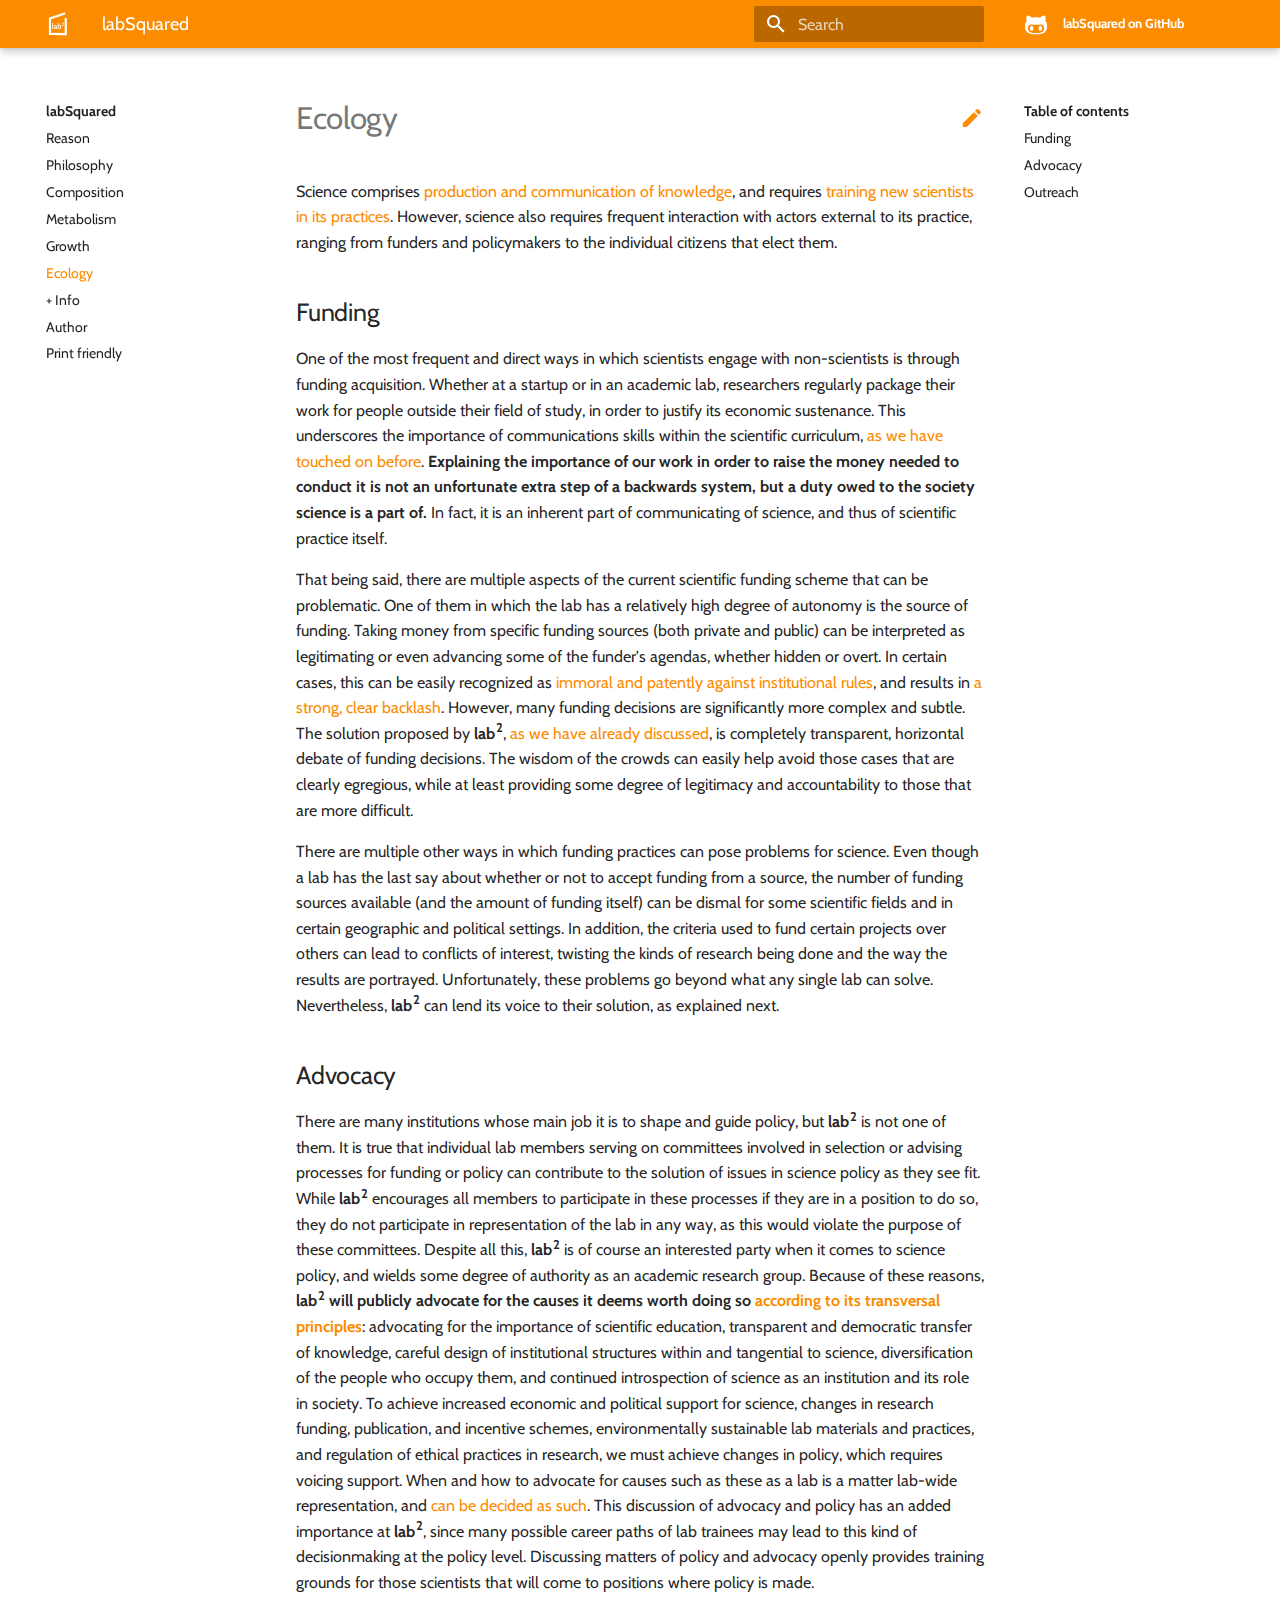
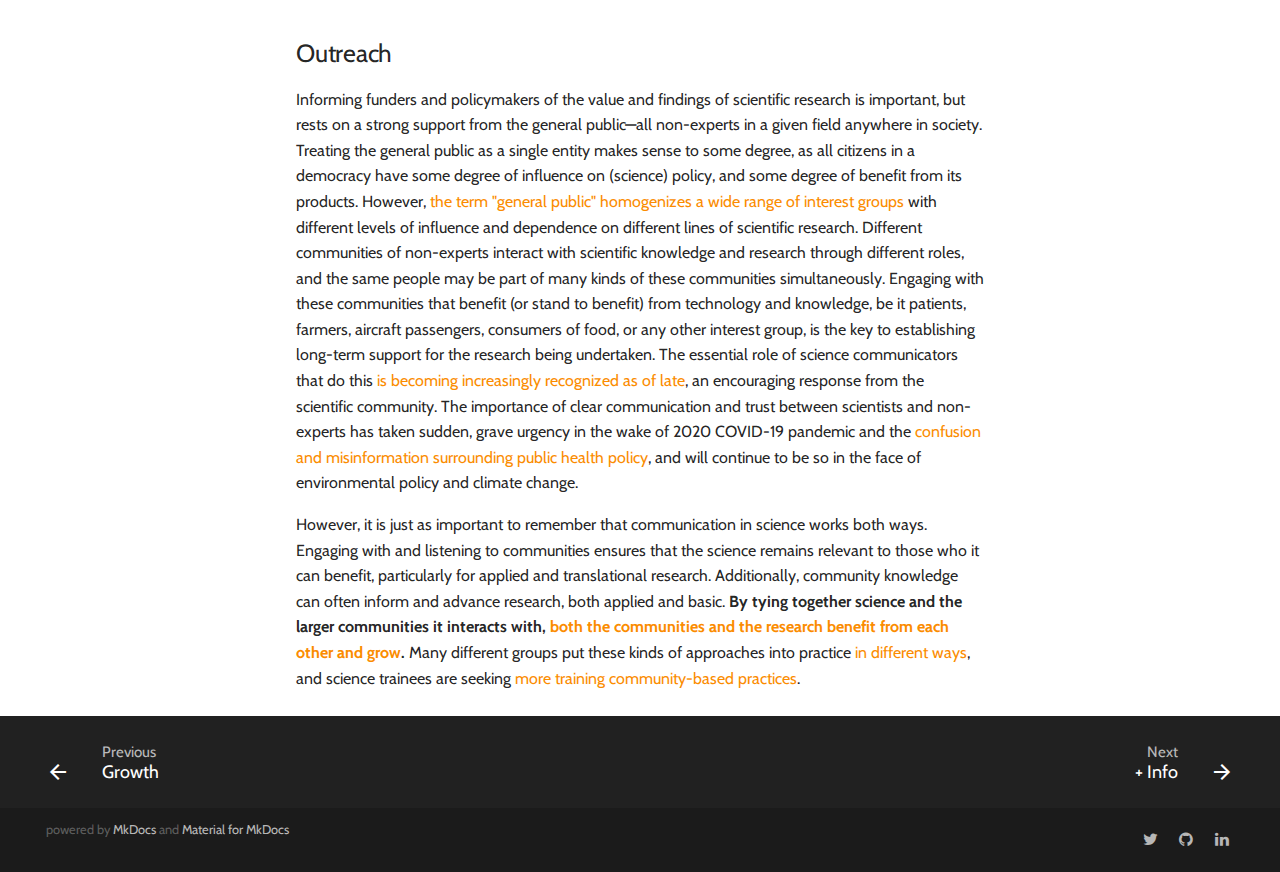
<file: site/ecology/index.html>
<!doctype html>
<html lang="en" class="no-js">
  <head>
    
      <meta charset="utf-8">
      <meta name="viewport" content="width=device-width,initial-scale=1">
      <meta http-equiv="x-ua-compatible" content="ie=edge">
      
        <meta name="description" content="*A laboratory laboratory.* Manifesto for the lab of the (a) future.">
      
      
        <link rel="canonical" href="https://lab-squared.github.io/ecology/">
      
      
        <meta name="author" content="Pablo Cárdenas">
      
      
        <meta name="lang:clipboard.copy" content="Copy to clipboard">
      
        <meta name="lang:clipboard.copied" content="Copied to clipboard">
      
        <meta name="lang:search.language" content="en">
      
        <meta name="lang:search.pipeline.stopwords" content="True">
      
        <meta name="lang:search.pipeline.trimmer" content="True">
      
        <meta name="lang:search.result.none" content="No matching documents">
      
        <meta name="lang:search.result.one" content="1 matching document">
      
        <meta name="lang:search.result.other" content="# matching documents">
      
        <meta name="lang:search.tokenizer" content="[\s\-]+">
      
      <link rel="shortcut icon" href="../img/favicon-96x96.png">
      <meta name="generator" content="mkdocs-1.0.4, mkdocs-material-4.6.0">
    
    
      
        <title>Ecology - labSquared</title>
      
    
    
      <link rel="stylesheet" href="../assets/stylesheets/application.1b62728e.css">
      
        <link rel="stylesheet" href="../assets/stylesheets/application-palette.a8b3c06d.css">
      
      
        
        
        <meta name="theme-color" content="#fb8c00">
      
    
    
      <script src="../assets/javascripts/modernizr.268332fc.js"></script>
    
    
      
        <link href="https://fonts.gstatic.com" rel="preconnect" crossorigin>
        <link rel="stylesheet" href="https://fonts.googleapis.com/css?family=Cabin:300,400,400i,700%7CUbuntu+Mono&display=fallback">
        <style>body,input{font-family:"Cabin","Helvetica Neue",Helvetica,Arial,sans-serif}code,kbd,pre{font-family:"Ubuntu Mono","Courier New",Courier,monospace}</style>
      
    
    <link rel="stylesheet" href="../assets/fonts/material-icons.css">
    
    
    
      
        
<script>
  window.ga = window.ga || function() {
    (ga.q = ga.q || []).push(arguments)
  }
  ga.l = +new Date
  /* Setup integration and send page view */
  ga("create", "UA-123988123-2", "auto")
  ga("set", "anonymizeIp", true)
  ga("send", "pageview")
  /* Register handler to log search on blur */
  document.addEventListener("DOMContentLoaded", () => {
    if (document.forms.search) {
      var query = document.forms.search.query
      query.addEventListener("blur", function() {
        if (this.value) {
          var path = document.location.pathname;
          ga("send", "pageview", path + "?q=" + this.value)
        }
      })
    }
  })
</script>
<script async src="https://www.google-analytics.com/analytics.js"></script>
      
    
    
  </head>
  
    
    
    <body dir="ltr" data-md-color-primary="orange" data-md-color-accent="indigo">
  
    <svg class="md-svg">
      <defs>
        
        
          <svg xmlns="http://www.w3.org/2000/svg" width="416" height="448" viewBox="0 0 416 448" id="__github"><path fill="currentColor" d="M160 304q0 10-3.125 20.5t-10.75 19T128 352t-18.125-8.5-10.75-19T96 304t3.125-20.5 10.75-19T128 256t18.125 8.5 10.75 19T160 304zm160 0q0 10-3.125 20.5t-10.75 19T288 352t-18.125-8.5-10.75-19T256 304t3.125-20.5 10.75-19T288 256t18.125 8.5 10.75 19T320 304zm40 0q0-30-17.25-51T296 232q-10.25 0-48.75 5.25Q229.5 240 208 240t-39.25-2.75Q130.75 232 120 232q-29.5 0-46.75 21T56 304q0 22 8 38.375t20.25 25.75 30.5 15 35 7.375 37.25 1.75h42q20.5 0 37.25-1.75t35-7.375 30.5-15 20.25-25.75T360 304zm56-44q0 51.75-15.25 82.75-9.5 19.25-26.375 33.25t-35.25 21.5-42.5 11.875-42.875 5.5T212 416q-19.5 0-35.5-.75t-36.875-3.125-38.125-7.5-34.25-12.875T37 371.5t-21.5-28.75Q0 312 0 260q0-59.25 34-99-6.75-20.5-6.75-42.5 0-29 12.75-54.5 27 0 47.5 9.875t47.25 30.875Q171.5 96 212 96q37 0 70 8 26.25-20.5 46.75-30.25T376 64q12.75 25.5 12.75 54.5 0 21.75-6.75 42 34 40 34 99.5z"/></svg>
        
      </defs>
    </svg>
    <input class="md-toggle" data-md-toggle="drawer" type="checkbox" id="__drawer" autocomplete="off">
    <input class="md-toggle" data-md-toggle="search" type="checkbox" id="__search" autocomplete="off">
    <label class="md-overlay" data-md-component="overlay" for="__drawer"></label>
    
      <a href="#ecology" tabindex="1" class="md-skip">
        Skip to content
      </a>
    
    
      <header class="md-header" data-md-component="header">
  <nav class="md-header-nav md-grid">
    <div class="md-flex">
      <div class="md-flex__cell md-flex__cell--shrink">
        <a href="https://lab-squared.github.io/" title="labSquared" class="md-header-nav__button md-logo">
          
            <img src="../img/labSquared_logo_w.svg" width="24" height="24">
          
        </a>
      </div>
      <div class="md-flex__cell md-flex__cell--shrink">
        <label class="md-icon md-icon--menu md-header-nav__button" for="__drawer"></label>
      </div>
      <div class="md-flex__cell md-flex__cell--stretch">
        <div class="md-flex__ellipsis md-header-nav__title" data-md-component="title">
          
            <span class="md-header-nav__topic">
              labSquared
            </span>
            <span class="md-header-nav__topic">
              
                Ecology
              
            </span>
          
        </div>
      </div>
      <div class="md-flex__cell md-flex__cell--shrink">
        
          <label class="md-icon md-icon--search md-header-nav__button" for="__search"></label>
          
<div class="md-search" data-md-component="search" role="dialog">
  <label class="md-search__overlay" for="__search"></label>
  <div class="md-search__inner" role="search">
    <form class="md-search__form" name="search">
      <input type="text" class="md-search__input" name="query" placeholder="Search" autocapitalize="off" autocorrect="off" autocomplete="off" spellcheck="false" data-md-component="query" data-md-state="active">
      <label class="md-icon md-search__icon" for="__search"></label>
      <button type="reset" class="md-icon md-search__icon" data-md-component="reset" tabindex="-1">
        &#xE5CD;
      </button>
    </form>
    <div class="md-search__output">
      <div class="md-search__scrollwrap" data-md-scrollfix>
        <div class="md-search-result" data-md-component="result">
          <div class="md-search-result__meta">
            Type to start searching
          </div>
          <ol class="md-search-result__list"></ol>
        </div>
      </div>
    </div>
  </div>
</div>
        
      </div>
      
        <div class="md-flex__cell md-flex__cell--shrink">
          <div class="md-header-nav__source">
            


  

<a href="https://github.com/pablocarderam/labSquared/" title="Go to repository" class="md-source" data-md-source="github">
  
    <div class="md-source__icon">
      <svg viewBox="0 0 24 24" width="24" height="24">
        <use xlink:href="#__github" width="24" height="24"></use>
      </svg>
    </div>
  
  <div class="md-source__repository">
    labSquared on GitHub
  </div>
</a>
          </div>
        </div>
      
    </div>
  </nav>
</header>
    
    <div class="md-container">
      
        
      
      
      <main class="md-main" role="main">
        <div class="md-main__inner md-grid" data-md-component="container">
          
            
              <div class="md-sidebar md-sidebar--primary" data-md-component="navigation">
                <div class="md-sidebar__scrollwrap">
                  <div class="md-sidebar__inner">
                    <nav class="md-nav md-nav--primary" data-md-level="0">
  <label class="md-nav__title md-nav__title--site" for="__drawer">
    <a href="https://lab-squared.github.io/" title="labSquared" class="md-nav__button md-logo">
      
        <img src="../img/labSquared_logo_w.svg" width="48" height="48">
      
    </a>
    labSquared
  </label>
  
    <div class="md-nav__source">
      


  

<a href="https://github.com/pablocarderam/labSquared/" title="Go to repository" class="md-source" data-md-source="github">
  
    <div class="md-source__icon">
      <svg viewBox="0 0 24 24" width="24" height="24">
        <use xlink:href="#__github" width="24" height="24"></use>
      </svg>
    </div>
  
  <div class="md-source__repository">
    labSquared on GitHub
  </div>
</a>
    </div>
  
  <ul class="md-nav__list" data-md-scrollfix>
    
      
      
      


  <li class="md-nav__item">
    <a href=".." title="Reason" class="md-nav__link">
      Reason
    </a>
  </li>

    
      
      
      


  <li class="md-nav__item">
    <a href="../philosophy/" title="Philosophy" class="md-nav__link">
      Philosophy
    </a>
  </li>

    
      
      
      


  <li class="md-nav__item">
    <a href="../composition/" title="Composition" class="md-nav__link">
      Composition
    </a>
  </li>

    
      
      
      


  <li class="md-nav__item">
    <a href="../metabolism/" title="Metabolism" class="md-nav__link">
      Metabolism
    </a>
  </li>

    
      
      
      


  <li class="md-nav__item">
    <a href="../growth/" title="Growth" class="md-nav__link">
      Growth
    </a>
  </li>

    
      
      
      

  


  <li class="md-nav__item md-nav__item--active">
    
    <input class="md-toggle md-nav__toggle" data-md-toggle="toc" type="checkbox" id="__toc">
    
      
    
    
      <label class="md-nav__link md-nav__link--active" for="__toc">
        Ecology
      </label>
    
    <a href="./" title="Ecology" class="md-nav__link md-nav__link--active">
      Ecology
    </a>
    
      
<nav class="md-nav md-nav--secondary">
  
  
    
  
  
    <label class="md-nav__title" for="__toc">Table of contents</label>
    <ul class="md-nav__list" data-md-scrollfix>
      
        <li class="md-nav__item">
  <a href="#funding" class="md-nav__link">
    Funding
  </a>
  
</li>
      
        <li class="md-nav__item">
  <a href="#advocacy" class="md-nav__link">
    Advocacy
  </a>
  
</li>
      
        <li class="md-nav__item">
  <a href="#outreach" class="md-nav__link">
    Outreach
  </a>
  
</li>
      
      
      
      
      
    </ul>
  
</nav>
    
  </li>

    
      
      
      


  <li class="md-nav__item">
    <a href="../info/" title="+ Info" class="md-nav__link">
      + Info
    </a>
  </li>

    
      
      
      


  <li class="md-nav__item">
    <a href="../author/" title="Author" class="md-nav__link">
      Author
    </a>
  </li>

    
      
      
      


  <li class="md-nav__item">
    <a href="../full/" title="Print friendly" class="md-nav__link">
      Print friendly
    </a>
  </li>

    
  </ul>
</nav>
                  </div>
                </div>
              </div>
            
            
              <div class="md-sidebar md-sidebar--secondary" data-md-component="toc">
                <div class="md-sidebar__scrollwrap">
                  <div class="md-sidebar__inner">
                    
<nav class="md-nav md-nav--secondary">
  
  
    
  
  
    <label class="md-nav__title" for="__toc">Table of contents</label>
    <ul class="md-nav__list" data-md-scrollfix>
      
        <li class="md-nav__item">
  <a href="#funding" class="md-nav__link">
    Funding
  </a>
  
</li>
      
        <li class="md-nav__item">
  <a href="#advocacy" class="md-nav__link">
    Advocacy
  </a>
  
</li>
      
        <li class="md-nav__item">
  <a href="#outreach" class="md-nav__link">
    Outreach
  </a>
  
</li>
      
      
      
      
      
    </ul>
  
</nav>
                  </div>
                </div>
              </div>
            
          
          <div class="md-content">
            <article class="md-content__inner md-typeset">
              
                
                  <a href="https://github.com/pablocarderam/labSquared/edit/master/docs/ecology.md" title="Edit this page" class="md-icon md-content__icon">&#xE3C9;</a>
                
                
                <h1 id="ecology">Ecology</h1>
<p>Science comprises <a href="../metabolism/">production and communication of knowledge</a>, and requires <a href="../growth/">training new scientists in its practices</a>. However, science also requires frequent interaction with actors external to its practice, ranging from funders and policymakers to the individual citizens that elect them.</p>
<h2 id="funding">Funding</h2>
<p>One of the most frequent and direct ways in which scientists engage with non-scientists is through funding acquisition. Whether at a startup or in an academic lab, researchers regularly package their work for people outside their field of study, in order to justify its economic sustenance. This underscores the importance of communications skills within the scientific curriculum, <a href="../growth/">as we have touched on before</a>. <strong>Explaining the importance of our work in order to raise the money needed to conduct it is not an unfortunate extra step of a backwards system, but a duty owed to the society science is a part of.</strong> In fact, it is an inherent part of communicating of science, and thus of scientific practice itself.</p>
<p>That being said, there are multiple aspects of the current scientific funding scheme that can be problematic. One of them in which the lab has a relatively high degree of autonomy is the source of funding. Taking money from specific funding sources (both private and public) can be interpreted as legitimating or even advancing some of the funder's agendas, whether hidden or overt. In certain cases, this can be easily recognized as <a href="http://factfindingjan2020.mit.edu/files/MIT-report.pdf">immoral and patently against institutional rules</a>, and results in <a href="https://www.theguardian.com/commentisfree/2019/sep/07/jeffrey-epstein-mit-funding-tech-intellectuals">a strong, clear backlash</a>. However, many funding decisions are significantly more complex and subtle. The solution proposed by <strong>lab<sup>2</sup></strong>, <a href="../composition/">as we have already discussed</a>, is completely transparent, horizontal debate of funding decisions. The wisdom of the crowds can easily help avoid those cases that are clearly egregious, while at least providing some degree of legitimacy and accountability to those that are more difficult.</p>
<p>There are multiple other ways in which funding practices can pose problems for science. Even though a lab has the last say about whether or not to accept funding from a source, the number of funding sources available (and the amount of funding itself) can be dismal for some scientific fields and in certain geographic and political settings. In addition, the criteria used to fund certain projects over others can lead to conflicts of interest, twisting the kinds of research being done and the way the results are portrayed. Unfortunately, these problems go beyond what any single lab can solve. Nevertheless, <strong>lab<sup>2</sup></strong> can lend its voice to their solution, as explained next.</p>
<h2 id="advocacy">Advocacy</h2>
<p>There are many institutions whose main job it is to shape and guide policy, but <strong>lab<sup>2</sup></strong> is not one of them. It is true that individual lab members serving on committees involved in selection or advising processes for funding or policy can contribute to the solution of issues in science policy as they see fit. While <strong>lab<sup>2</sup></strong> encourages all members to participate in these processes if they are in a position to do so, they do not participate in representation of the lab in any way, as this would violate the purpose of these committees. Despite all this, <strong>lab<sup>2</sup></strong> is of course an interested party when it comes to science policy, and wields some degree of authority as an academic research group. Because of these reasons, <strong>lab<sup>2</sup> will publicly advocate for the causes it deems worth doing so <a href="../philosophy/">according to its transversal principles</a></strong>: advocating for the importance of scientific education, transparent and democratic transfer of knowledge, careful design of institutional structures within and tangential to science, diversification of the people who occupy them, and continued introspection of science as an institution and its role in society. To achieve increased economic and political support for science, changes in research funding, publication, and incentive schemes, environmentally sustainable lab materials and practices, and regulation of ethical practices in research, we must achieve changes in policy, which requires voicing support. When and how to advocate for causes such as these as a lab is a matter lab-wide representation, and <a href="../composition/">can be decided as such</a>. This discussion of advocacy and policy has an added importance at <strong>lab<sup>2</sup></strong>, since many possible career paths of lab trainees may lead to this kind of decisionmaking at the policy level. Discussing matters of policy and advocacy openly provides training grounds for those scientists that will come to positions where policy is made.</p>
<h2 id="outreach">Outreach</h2>
<p>Informing funders and policymakers of the value and findings of scientific research is important, but rests on a strong support from the general public—all non-experts in a given field anywhere in society. Treating the general public as a single entity makes sense to some degree, as all citizens in a democracy have some degree of influence on (science) policy, and some degree of benefit from its products. However, <a href="../info/#ecology">the term "general public" homogenizes a wide range of interest groups</a> with different levels of influence and dependence on different lines of scientific research. Different communities of non-experts interact with scientific knowledge and research through different roles, and the same people may be part of many kinds of these communities simultaneously. Engaging with these communities that benefit (or stand to benefit) from technology and knowledge, be it patients, farmers, aircraft passengers, consumers of food, or any other interest group, is the key to establishing long-term support for the research being undertaken. The essential role of science communicators that do this <a href="https://www.scicommsummit.com/">is becoming increasingly recognized as of late</a>, an encouraging response from the scientific community. The importance of clear communication and trust between scientists and non-experts has taken sudden, grave urgency in the wake of 2020 COVID-19 pandemic and the <a href="https://doi.org/10.1073/10.1038/d41586-020-01266-z">confusion and misinformation surrounding public health policy</a>, and will continue to be so in the face of environmental policy and climate change.</p>
<p>However, it is just as important to remember that communication in science works both ways. Engaging with and listening to communities ensures that the science remains relevant to those who it can benefit, particularly for applied and translational research. Additionally, community knowledge can often inform and advance research, both applied and basic. <strong>By tying together science and the larger communities it interacts with, <a href="https://en.wikipedia.org/wiki/Community-based_participatory_research">both the communities and the research benefit from each other and grow</a>.</strong> Many different groups put these kinds of approaches into practice <a href="https://publiclab.org">in different ways</a>, and science trainees are seeking <a href="https://doi.org/10.7554/eLife.48774">more training community-based practices</a>.</p>
                
                  
                
                
              
              
                


              
            </article>
          </div>
        </div>
      </main>
      
        
<footer class="md-footer">
  
    <div class="md-footer-nav">
      <nav class="md-footer-nav__inner md-grid">
        
          <a href="../growth/" title="Growth" class="md-flex md-footer-nav__link md-footer-nav__link--prev" rel="prev">
            <div class="md-flex__cell md-flex__cell--shrink">
              <i class="md-icon md-icon--arrow-back md-footer-nav__button"></i>
            </div>
            <div class="md-flex__cell md-flex__cell--stretch md-footer-nav__title">
              <span class="md-flex__ellipsis">
                <span class="md-footer-nav__direction">
                  Previous
                </span>
                Growth
              </span>
            </div>
          </a>
        
        
          <a href="../info/" title="+ Info" class="md-flex md-footer-nav__link md-footer-nav__link--next" rel="next">
            <div class="md-flex__cell md-flex__cell--stretch md-footer-nav__title">
              <span class="md-flex__ellipsis">
                <span class="md-footer-nav__direction">
                  Next
                </span>
                + Info
              </span>
            </div>
            <div class="md-flex__cell md-flex__cell--shrink">
              <i class="md-icon md-icon--arrow-forward md-footer-nav__button"></i>
            </div>
          </a>
        
      </nav>
    </div>
  
  <div class="md-footer-meta md-typeset">
    <div class="md-footer-meta__inner md-grid">
      <div class="md-footer-copyright">
        
        powered by
        <a href="https://www.mkdocs.org">MkDocs</a>
        and
        <a href="https://squidfunk.github.io/mkdocs-material/">
          Material for MkDocs</a>
      </div>
      
  <div class="md-footer-social">
    <link rel="stylesheet" href="../assets/fonts/font-awesome.css">
    
      <a href="https://twitter.com/pcr_guy" class="md-footer-social__link fa fa-twitter"></a>
    
      <a href="https://github.com/pablocarderam" class="md-footer-social__link fa fa-github"></a>
    
      <a href="https://www.linkedin.com/in/pablocarderam" class="md-footer-social__link fa fa-linkedin"></a>
    
  </div>

    </div>
  </div>
</footer>
      
    </div>
    
      <script src="../assets/javascripts/application.808e90bb.js"></script>
      
      <script>app.initialize({version:"1.0.4",url:{base:".."}})</script>
      
    
  </body>
</html>
</file>
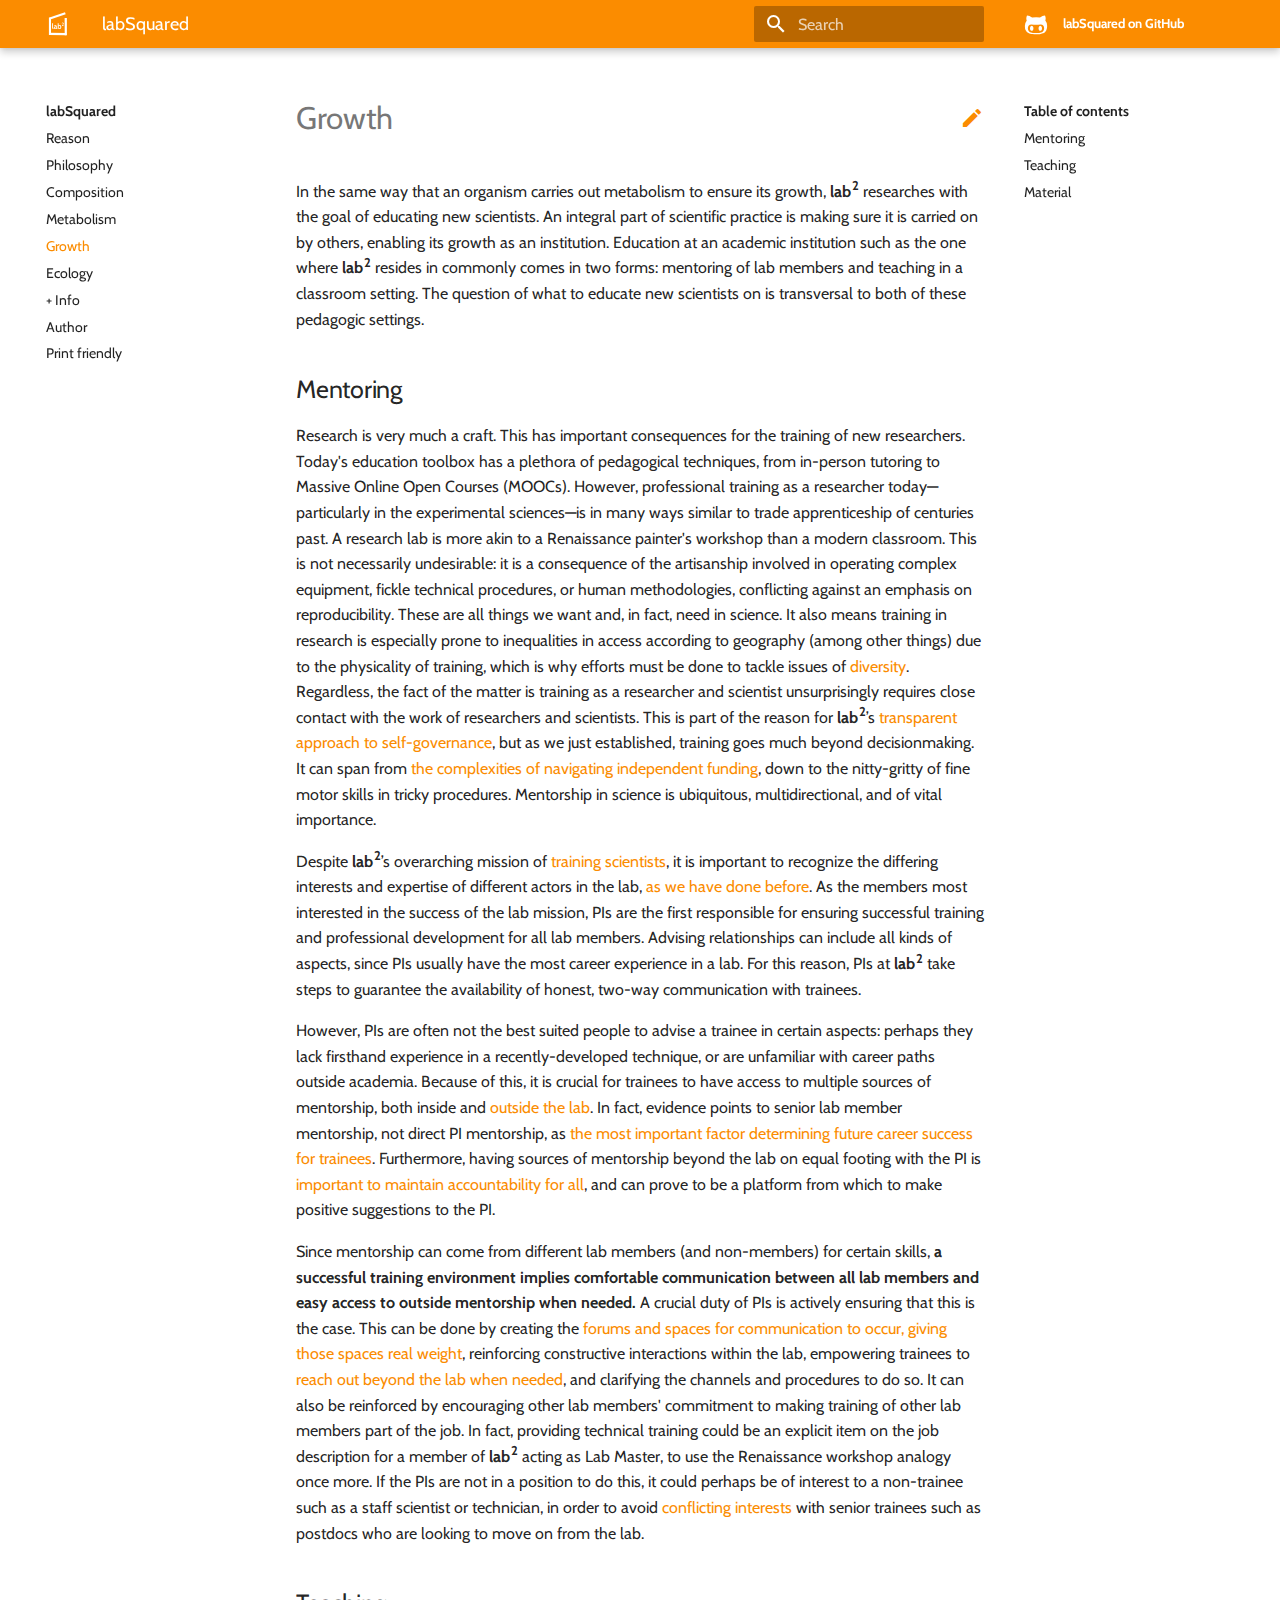
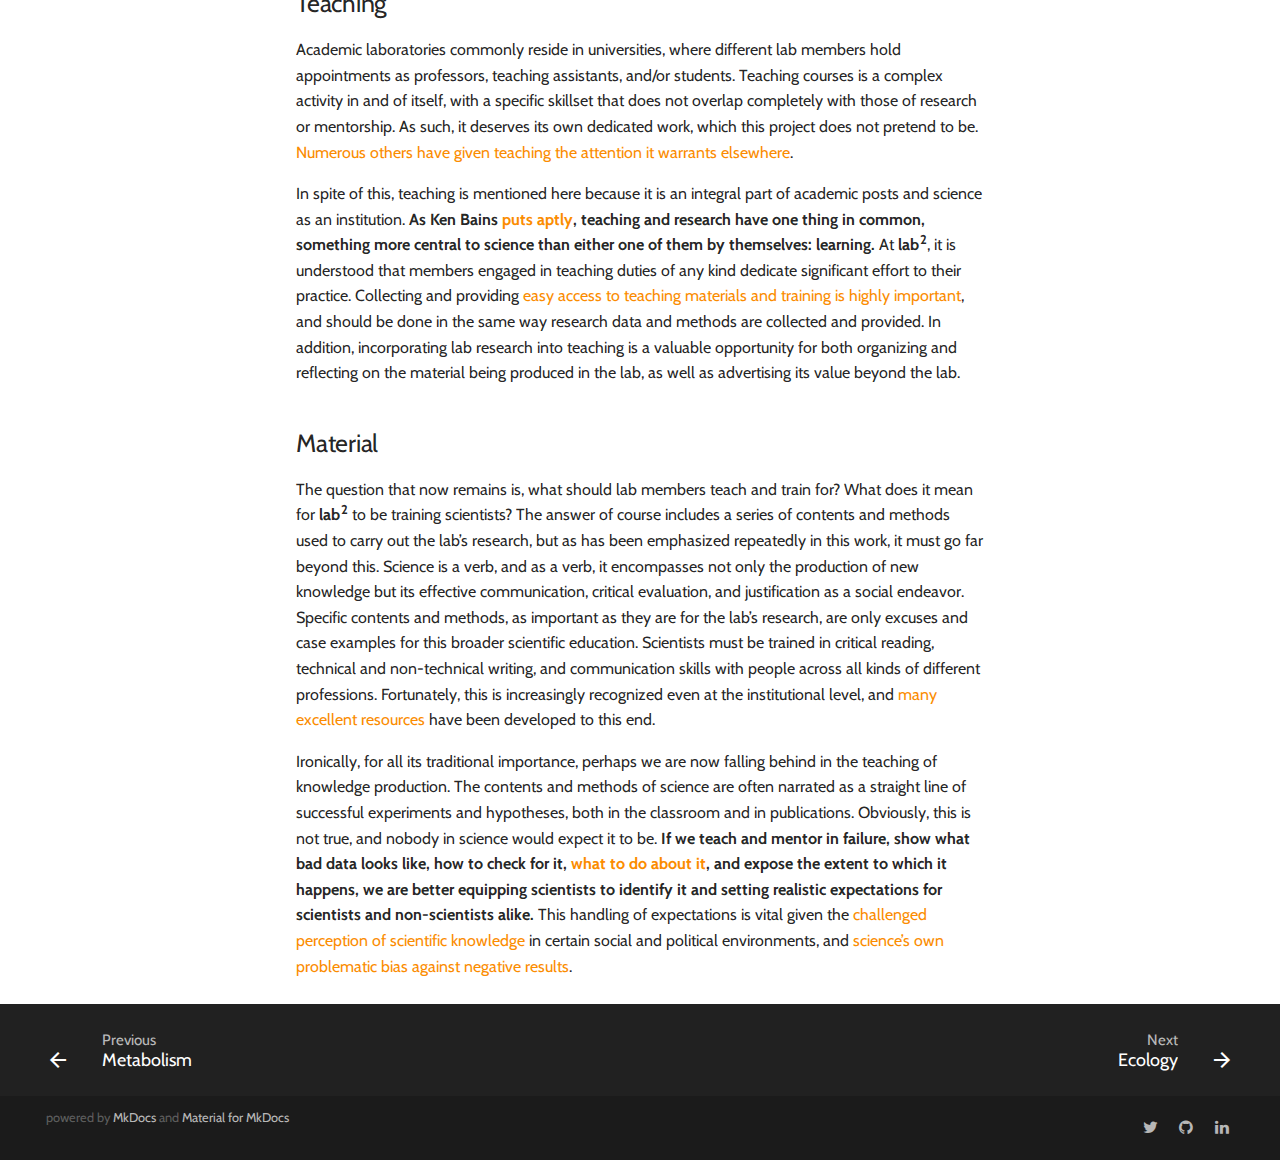
<file: site/growth/index.html>
<!doctype html>
<html lang="en" class="no-js">
  <head>
    
      <meta charset="utf-8">
      <meta name="viewport" content="width=device-width,initial-scale=1">
      <meta http-equiv="x-ua-compatible" content="ie=edge">
      
        <meta name="description" content="*A laboratory laboratory.* Manifesto for the lab of the (a) future.">
      
      
        <link rel="canonical" href="https://lab-squared.github.io/growth/">
      
      
        <meta name="author" content="Pablo Cárdenas">
      
      
        <meta name="lang:clipboard.copy" content="Copy to clipboard">
      
        <meta name="lang:clipboard.copied" content="Copied to clipboard">
      
        <meta name="lang:search.language" content="en">
      
        <meta name="lang:search.pipeline.stopwords" content="True">
      
        <meta name="lang:search.pipeline.trimmer" content="True">
      
        <meta name="lang:search.result.none" content="No matching documents">
      
        <meta name="lang:search.result.one" content="1 matching document">
      
        <meta name="lang:search.result.other" content="# matching documents">
      
        <meta name="lang:search.tokenizer" content="[\s\-]+">
      
      <link rel="shortcut icon" href="../img/favicon-96x96.png">
      <meta name="generator" content="mkdocs-1.0.4, mkdocs-material-4.6.0">
    
    
      
        <title>Growth - labSquared</title>
      
    
    
      <link rel="stylesheet" href="../assets/stylesheets/application.1b62728e.css">
      
        <link rel="stylesheet" href="../assets/stylesheets/application-palette.a8b3c06d.css">
      
      
        
        
        <meta name="theme-color" content="#fb8c00">
      
    
    
      <script src="../assets/javascripts/modernizr.268332fc.js"></script>
    
    
      
        <link href="https://fonts.gstatic.com" rel="preconnect" crossorigin>
        <link rel="stylesheet" href="https://fonts.googleapis.com/css?family=Cabin:300,400,400i,700%7CUbuntu+Mono&display=fallback">
        <style>body,input{font-family:"Cabin","Helvetica Neue",Helvetica,Arial,sans-serif}code,kbd,pre{font-family:"Ubuntu Mono","Courier New",Courier,monospace}</style>
      
    
    <link rel="stylesheet" href="../assets/fonts/material-icons.css">
    
    
    
      
        
<script>
  window.ga = window.ga || function() {
    (ga.q = ga.q || []).push(arguments)
  }
  ga.l = +new Date
  /* Setup integration and send page view */
  ga("create", "UA-123988123-2", "auto")
  ga("set", "anonymizeIp", true)
  ga("send", "pageview")
  /* Register handler to log search on blur */
  document.addEventListener("DOMContentLoaded", () => {
    if (document.forms.search) {
      var query = document.forms.search.query
      query.addEventListener("blur", function() {
        if (this.value) {
          var path = document.location.pathname;
          ga("send", "pageview", path + "?q=" + this.value)
        }
      })
    }
  })
</script>
<script async src="https://www.google-analytics.com/analytics.js"></script>
      
    
    
  </head>
  
    
    
    <body dir="ltr" data-md-color-primary="orange" data-md-color-accent="indigo">
  
    <svg class="md-svg">
      <defs>
        
        
          <svg xmlns="http://www.w3.org/2000/svg" width="416" height="448" viewBox="0 0 416 448" id="__github"><path fill="currentColor" d="M160 304q0 10-3.125 20.5t-10.75 19T128 352t-18.125-8.5-10.75-19T96 304t3.125-20.5 10.75-19T128 256t18.125 8.5 10.75 19T160 304zm160 0q0 10-3.125 20.5t-10.75 19T288 352t-18.125-8.5-10.75-19T256 304t3.125-20.5 10.75-19T288 256t18.125 8.5 10.75 19T320 304zm40 0q0-30-17.25-51T296 232q-10.25 0-48.75 5.25Q229.5 240 208 240t-39.25-2.75Q130.75 232 120 232q-29.5 0-46.75 21T56 304q0 22 8 38.375t20.25 25.75 30.5 15 35 7.375 37.25 1.75h42q20.5 0 37.25-1.75t35-7.375 30.5-15 20.25-25.75T360 304zm56-44q0 51.75-15.25 82.75-9.5 19.25-26.375 33.25t-35.25 21.5-42.5 11.875-42.875 5.5T212 416q-19.5 0-35.5-.75t-36.875-3.125-38.125-7.5-34.25-12.875T37 371.5t-21.5-28.75Q0 312 0 260q0-59.25 34-99-6.75-20.5-6.75-42.5 0-29 12.75-54.5 27 0 47.5 9.875t47.25 30.875Q171.5 96 212 96q37 0 70 8 26.25-20.5 46.75-30.25T376 64q12.75 25.5 12.75 54.5 0 21.75-6.75 42 34 40 34 99.5z"/></svg>
        
      </defs>
    </svg>
    <input class="md-toggle" data-md-toggle="drawer" type="checkbox" id="__drawer" autocomplete="off">
    <input class="md-toggle" data-md-toggle="search" type="checkbox" id="__search" autocomplete="off">
    <label class="md-overlay" data-md-component="overlay" for="__drawer"></label>
    
      <a href="#growth" tabindex="1" class="md-skip">
        Skip to content
      </a>
    
    
      <header class="md-header" data-md-component="header">
  <nav class="md-header-nav md-grid">
    <div class="md-flex">
      <div class="md-flex__cell md-flex__cell--shrink">
        <a href="https://lab-squared.github.io/" title="labSquared" class="md-header-nav__button md-logo">
          
            <img src="../img/labSquared_logo_w.svg" width="24" height="24">
          
        </a>
      </div>
      <div class="md-flex__cell md-flex__cell--shrink">
        <label class="md-icon md-icon--menu md-header-nav__button" for="__drawer"></label>
      </div>
      <div class="md-flex__cell md-flex__cell--stretch">
        <div class="md-flex__ellipsis md-header-nav__title" data-md-component="title">
          
            <span class="md-header-nav__topic">
              labSquared
            </span>
            <span class="md-header-nav__topic">
              
                Growth
              
            </span>
          
        </div>
      </div>
      <div class="md-flex__cell md-flex__cell--shrink">
        
          <label class="md-icon md-icon--search md-header-nav__button" for="__search"></label>
          
<div class="md-search" data-md-component="search" role="dialog">
  <label class="md-search__overlay" for="__search"></label>
  <div class="md-search__inner" role="search">
    <form class="md-search__form" name="search">
      <input type="text" class="md-search__input" name="query" placeholder="Search" autocapitalize="off" autocorrect="off" autocomplete="off" spellcheck="false" data-md-component="query" data-md-state="active">
      <label class="md-icon md-search__icon" for="__search"></label>
      <button type="reset" class="md-icon md-search__icon" data-md-component="reset" tabindex="-1">
        &#xE5CD;
      </button>
    </form>
    <div class="md-search__output">
      <div class="md-search__scrollwrap" data-md-scrollfix>
        <div class="md-search-result" data-md-component="result">
          <div class="md-search-result__meta">
            Type to start searching
          </div>
          <ol class="md-search-result__list"></ol>
        </div>
      </div>
    </div>
  </div>
</div>
        
      </div>
      
        <div class="md-flex__cell md-flex__cell--shrink">
          <div class="md-header-nav__source">
            


  

<a href="https://github.com/pablocarderam/labSquared/" title="Go to repository" class="md-source" data-md-source="github">
  
    <div class="md-source__icon">
      <svg viewBox="0 0 24 24" width="24" height="24">
        <use xlink:href="#__github" width="24" height="24"></use>
      </svg>
    </div>
  
  <div class="md-source__repository">
    labSquared on GitHub
  </div>
</a>
          </div>
        </div>
      
    </div>
  </nav>
</header>
    
    <div class="md-container">
      
        
      
      
      <main class="md-main" role="main">
        <div class="md-main__inner md-grid" data-md-component="container">
          
            
              <div class="md-sidebar md-sidebar--primary" data-md-component="navigation">
                <div class="md-sidebar__scrollwrap">
                  <div class="md-sidebar__inner">
                    <nav class="md-nav md-nav--primary" data-md-level="0">
  <label class="md-nav__title md-nav__title--site" for="__drawer">
    <a href="https://lab-squared.github.io/" title="labSquared" class="md-nav__button md-logo">
      
        <img src="../img/labSquared_logo_w.svg" width="48" height="48">
      
    </a>
    labSquared
  </label>
  
    <div class="md-nav__source">
      


  

<a href="https://github.com/pablocarderam/labSquared/" title="Go to repository" class="md-source" data-md-source="github">
  
    <div class="md-source__icon">
      <svg viewBox="0 0 24 24" width="24" height="24">
        <use xlink:href="#__github" width="24" height="24"></use>
      </svg>
    </div>
  
  <div class="md-source__repository">
    labSquared on GitHub
  </div>
</a>
    </div>
  
  <ul class="md-nav__list" data-md-scrollfix>
    
      
      
      


  <li class="md-nav__item">
    <a href=".." title="Reason" class="md-nav__link">
      Reason
    </a>
  </li>

    
      
      
      


  <li class="md-nav__item">
    <a href="../philosophy/" title="Philosophy" class="md-nav__link">
      Philosophy
    </a>
  </li>

    
      
      
      


  <li class="md-nav__item">
    <a href="../composition/" title="Composition" class="md-nav__link">
      Composition
    </a>
  </li>

    
      
      
      


  <li class="md-nav__item">
    <a href="../metabolism/" title="Metabolism" class="md-nav__link">
      Metabolism
    </a>
  </li>

    
      
      
      

  


  <li class="md-nav__item md-nav__item--active">
    
    <input class="md-toggle md-nav__toggle" data-md-toggle="toc" type="checkbox" id="__toc">
    
      
    
    
      <label class="md-nav__link md-nav__link--active" for="__toc">
        Growth
      </label>
    
    <a href="./" title="Growth" class="md-nav__link md-nav__link--active">
      Growth
    </a>
    
      
<nav class="md-nav md-nav--secondary">
  
  
    
  
  
    <label class="md-nav__title" for="__toc">Table of contents</label>
    <ul class="md-nav__list" data-md-scrollfix>
      
        <li class="md-nav__item">
  <a href="#mentoring" class="md-nav__link">
    Mentoring
  </a>
  
</li>
      
        <li class="md-nav__item">
  <a href="#teaching" class="md-nav__link">
    Teaching
  </a>
  
</li>
      
        <li class="md-nav__item">
  <a href="#material" class="md-nav__link">
    Material
  </a>
  
</li>
      
      
      
      
      
    </ul>
  
</nav>
    
  </li>

    
      
      
      


  <li class="md-nav__item">
    <a href="../ecology/" title="Ecology" class="md-nav__link">
      Ecology
    </a>
  </li>

    
      
      
      


  <li class="md-nav__item">
    <a href="../info/" title="+ Info" class="md-nav__link">
      + Info
    </a>
  </li>

    
      
      
      


  <li class="md-nav__item">
    <a href="../author/" title="Author" class="md-nav__link">
      Author
    </a>
  </li>

    
      
      
      


  <li class="md-nav__item">
    <a href="../full/" title="Print friendly" class="md-nav__link">
      Print friendly
    </a>
  </li>

    
  </ul>
</nav>
                  </div>
                </div>
              </div>
            
            
              <div class="md-sidebar md-sidebar--secondary" data-md-component="toc">
                <div class="md-sidebar__scrollwrap">
                  <div class="md-sidebar__inner">
                    
<nav class="md-nav md-nav--secondary">
  
  
    
  
  
    <label class="md-nav__title" for="__toc">Table of contents</label>
    <ul class="md-nav__list" data-md-scrollfix>
      
        <li class="md-nav__item">
  <a href="#mentoring" class="md-nav__link">
    Mentoring
  </a>
  
</li>
      
        <li class="md-nav__item">
  <a href="#teaching" class="md-nav__link">
    Teaching
  </a>
  
</li>
      
        <li class="md-nav__item">
  <a href="#material" class="md-nav__link">
    Material
  </a>
  
</li>
      
      
      
      
      
    </ul>
  
</nav>
                  </div>
                </div>
              </div>
            
          
          <div class="md-content">
            <article class="md-content__inner md-typeset">
              
                
                  <a href="https://github.com/pablocarderam/labSquared/edit/master/docs/growth.md" title="Edit this page" class="md-icon md-content__icon">&#xE3C9;</a>
                
                
                <h1 id="growth">Growth</h1>
<p>In the same way that an organism carries out metabolism to ensure its growth, <strong>lab<sup>2</sup></strong> researches with the goal of educating new scientists. An integral part of scientific practice is making sure it is carried on by others, enabling its growth as an institution. Education at an academic institution such as the one where <strong>lab<sup>2</sup></strong> resides in commonly comes in two forms: mentoring of lab members and teaching in a classroom setting. The question of what to educate new scientists on is transversal to both of these pedagogic settings.</p>
<h2 id="mentoring">Mentoring</h2>
<p>Research is very much a craft. This has important consequences for the training of new researchers. Today's education toolbox has a plethora of pedagogical techniques, from in-person tutoring to Massive Online Open Courses (MOOCs). However, professional training as a researcher today—particularly in the experimental sciences—is in many ways similar to trade apprenticeship of centuries past. A research lab is more akin to a Renaissance painter's workshop than a modern classroom. This is not necessarily undesirable: it is a consequence of the artisanship involved in operating complex equipment, fickle technical procedures, or human methodologies, conflicting against an emphasis on reproducibility. These are all things we want and, in fact, need in science. It also means training in research is especially prone to inequalities in access according to geography (among other things) due to the physicality of training, which is why efforts must be done to tackle issues of <a href="../composition/">diversity</a>. Regardless, the fact of the matter is training as a researcher and scientist unsurprisingly requires close contact with the work of researchers and scientists. This is part of the reason for <strong>lab<sup>2</sup></strong>’s <a href="composition,md">transparent approach to self-governance</a>, but as we just established, training goes much beyond decisionmaking. It can span from <a href="https://doi.org/10.7554/eLife.48774">the complexities of navigating independent funding</a>, down to the nitty-gritty of fine motor skills in tricky procedures. Mentorship in science is ubiquitous, multidirectional, and of vital importance.</p>
<p>Despite <strong>lab<sup>2</sup></strong>’s overarching mission of <a href="../philosophy/">training scientists</a>, it is important to recognize the differing interests and expertise of different actors in the lab, <a href="../composition/">as we have done before</a>. As the members most interested in the success of the lab mission, PIs are the first responsible for ensuring successful training and professional development for all lab members. Advising relationships can include all kinds of aspects, since PIs usually have the most career experience in a lab. For this reason, PIs at <strong>lab<sup>2</sup></strong> take steps to guarantee the availability of honest, two-way communication with trainees.</p>
<p>However, PIs are often not the best suited people to advise a trainee in certain aspects: perhaps they lack firsthand experience in a recently-developed technique, or are unfamiliar with career paths outside academia. Because of this, it is crucial for trainees to have access to multiple sources of mentorship, both inside and <a href="https://doi.org/10.7554/eLife.48774">outside the lab</a>. In fact, evidence points to senior lab member mentorship, not direct PI mentorship, as <a href="https://doi.org/10.1073/pnas.1912488116">the most important factor determining future career success for trainees</a>. Furthermore, having sources of mentorship beyond the lab on equal footing with the PI is <a href="https://doi.org/10.1038/s41591-020-0831-6">important to maintain accountability for all</a>, and can prove to be a platform from which to make positive suggestions to the PI.</p>
<p>Since mentorship can come from different lab members (and non-members) for certain skills, <strong>a successful training environment implies comfortable communication between all lab members and easy access to outside mentorship when needed.</strong> A crucial duty of PIs is actively ensuring that this is the case. This can be done by creating the <a href="../composition/">forums and spaces for communication to occur, giving those spaces real weight</a>, reinforcing constructive interactions within the lab, empowering trainees to <a href="https://doi.org/10.7554/eLife.48774">reach out beyond the lab when needed</a>, and clarifying the channels and procedures to do so. It can also be reinforced by encouraging other lab members' commitment to making training of other lab members part of the job. In fact, providing technical training could be an explicit item on the job description for a member of <strong>lab<sup>2</sup></strong> acting as Lab Master, to use the Renaissance workshop analogy once more. If the PIs are not in a position to do this, it could perhaps be of interest to a non-trainee such as a staff scientist or technician, in order to avoid <a href="../composition/">conflicting interests</a> with senior trainees such as postdocs who are looking to move on from the lab.</p>
<h2 id="teaching">Teaching</h2>
<p>Academic laboratories commonly reside in universities, where different lab members hold appointments as professors, teaching assistants, and/or students. Teaching courses is a complex activity in and of itself, with a specific skillset that does not overlap completely with those of research or mentorship. As such, it deserves its own dedicated work, which this project does not pretend to be. <a href="https://www.hup.harvard.edu/catalog.php?isbn=9780674013254">Numerous others have given teaching the attention it warrants elsewhere</a>.</p>
<p>In spite of this, teaching is mentioned here because it is an integral part of academic posts and science as an institution. <strong>As Ken Bains <a href="https://www.npr.org/sections/ed/2015/05/08/404960905/what-the-best-college-teachers-do">puts aptly</a>, teaching and research have one thing in common, something more central to science than either one of them by themselves: learning. </strong> At <strong>lab<sup>2</sup></strong>, it is understood that members engaged in teaching duties of any kind dedicate significant effort to their practice. Collecting and providing <a href="https://doi.org/10.7554/eLife.48774">easy access to teaching materials and training is highly important</a>, and should be done in the same way research data and methods are collected and provided. In addition, incorporating lab research into teaching is a valuable opportunity for both organizing and reflecting on the material being produced in the lab, as well as advertising its value beyond the lab.</p>
<h2 id="material">Material</h2>
<p>The question that now remains is, what should lab members teach and train for? What does it mean for <strong>lab<sup>2</sup></strong> to be training scientists? The answer of course includes a series of contents and methods used to carry out the lab’s research, but as has been emphasized repeatedly in this work, it must go far beyond this. Science is a verb, and as a verb, it encompasses not only the production of new knowledge but its effective communication, critical evaluation, and justification as a social endeavor. Specific contents and methods, as important as they are for the lab’s research, are only excuses and case examples for this broader scientific education. Scientists must be trained in critical reading, technical and non-technical writing, and communication skills with people across all kinds of different professions. Fortunately, this is increasingly recognized even at the institutional level, and <a href="https://mitcommlab.mit.edu/">many excellent resources</a> have been developed to this end.</p>
<p>Ironically, for all its traditional importance, perhaps we are now falling behind in the teaching of knowledge production. The contents and methods of science are often narrated as a straight line of successful experiments and hypotheses, both in the classroom and in publications. Obviously, this is not true, and nobody in science would expect it to be. <strong>If we teach and mentor in failure, show what bad data looks like, how to check for it, <a href="https://doi.org/10.1038/d41586-019-03909-2">what to do about it</a>, and expose the extent to which it happens, we are better equipping scientists to identify it and setting realistic expectations for scientists and non-scientists alike.</strong> This handling of expectations is vital given the <a href="">challenged perception of scientific knowledge</a> in certain social and political environments, and <a href="">science’s own problematic bias against negative results</a>.</p>
                
                  
                
                
              
              
                


              
            </article>
          </div>
        </div>
      </main>
      
        
<footer class="md-footer">
  
    <div class="md-footer-nav">
      <nav class="md-footer-nav__inner md-grid">
        
          <a href="../metabolism/" title="Metabolism" class="md-flex md-footer-nav__link md-footer-nav__link--prev" rel="prev">
            <div class="md-flex__cell md-flex__cell--shrink">
              <i class="md-icon md-icon--arrow-back md-footer-nav__button"></i>
            </div>
            <div class="md-flex__cell md-flex__cell--stretch md-footer-nav__title">
              <span class="md-flex__ellipsis">
                <span class="md-footer-nav__direction">
                  Previous
                </span>
                Metabolism
              </span>
            </div>
          </a>
        
        
          <a href="../ecology/" title="Ecology" class="md-flex md-footer-nav__link md-footer-nav__link--next" rel="next">
            <div class="md-flex__cell md-flex__cell--stretch md-footer-nav__title">
              <span class="md-flex__ellipsis">
                <span class="md-footer-nav__direction">
                  Next
                </span>
                Ecology
              </span>
            </div>
            <div class="md-flex__cell md-flex__cell--shrink">
              <i class="md-icon md-icon--arrow-forward md-footer-nav__button"></i>
            </div>
          </a>
        
      </nav>
    </div>
  
  <div class="md-footer-meta md-typeset">
    <div class="md-footer-meta__inner md-grid">
      <div class="md-footer-copyright">
        
        powered by
        <a href="https://www.mkdocs.org">MkDocs</a>
        and
        <a href="https://squidfunk.github.io/mkdocs-material/">
          Material for MkDocs</a>
      </div>
      
  <div class="md-footer-social">
    <link rel="stylesheet" href="../assets/fonts/font-awesome.css">
    
      <a href="https://twitter.com/pcr_guy" class="md-footer-social__link fa fa-twitter"></a>
    
      <a href="https://github.com/pablocarderam" class="md-footer-social__link fa fa-github"></a>
    
      <a href="https://www.linkedin.com/in/pablocarderam" class="md-footer-social__link fa fa-linkedin"></a>
    
  </div>

    </div>
  </div>
</footer>
      
    </div>
    
      <script src="../assets/javascripts/application.808e90bb.js"></script>
      
      <script>app.initialize({version:"1.0.4",url:{base:".."}})</script>
      
    
  </body>
</html>
</file>
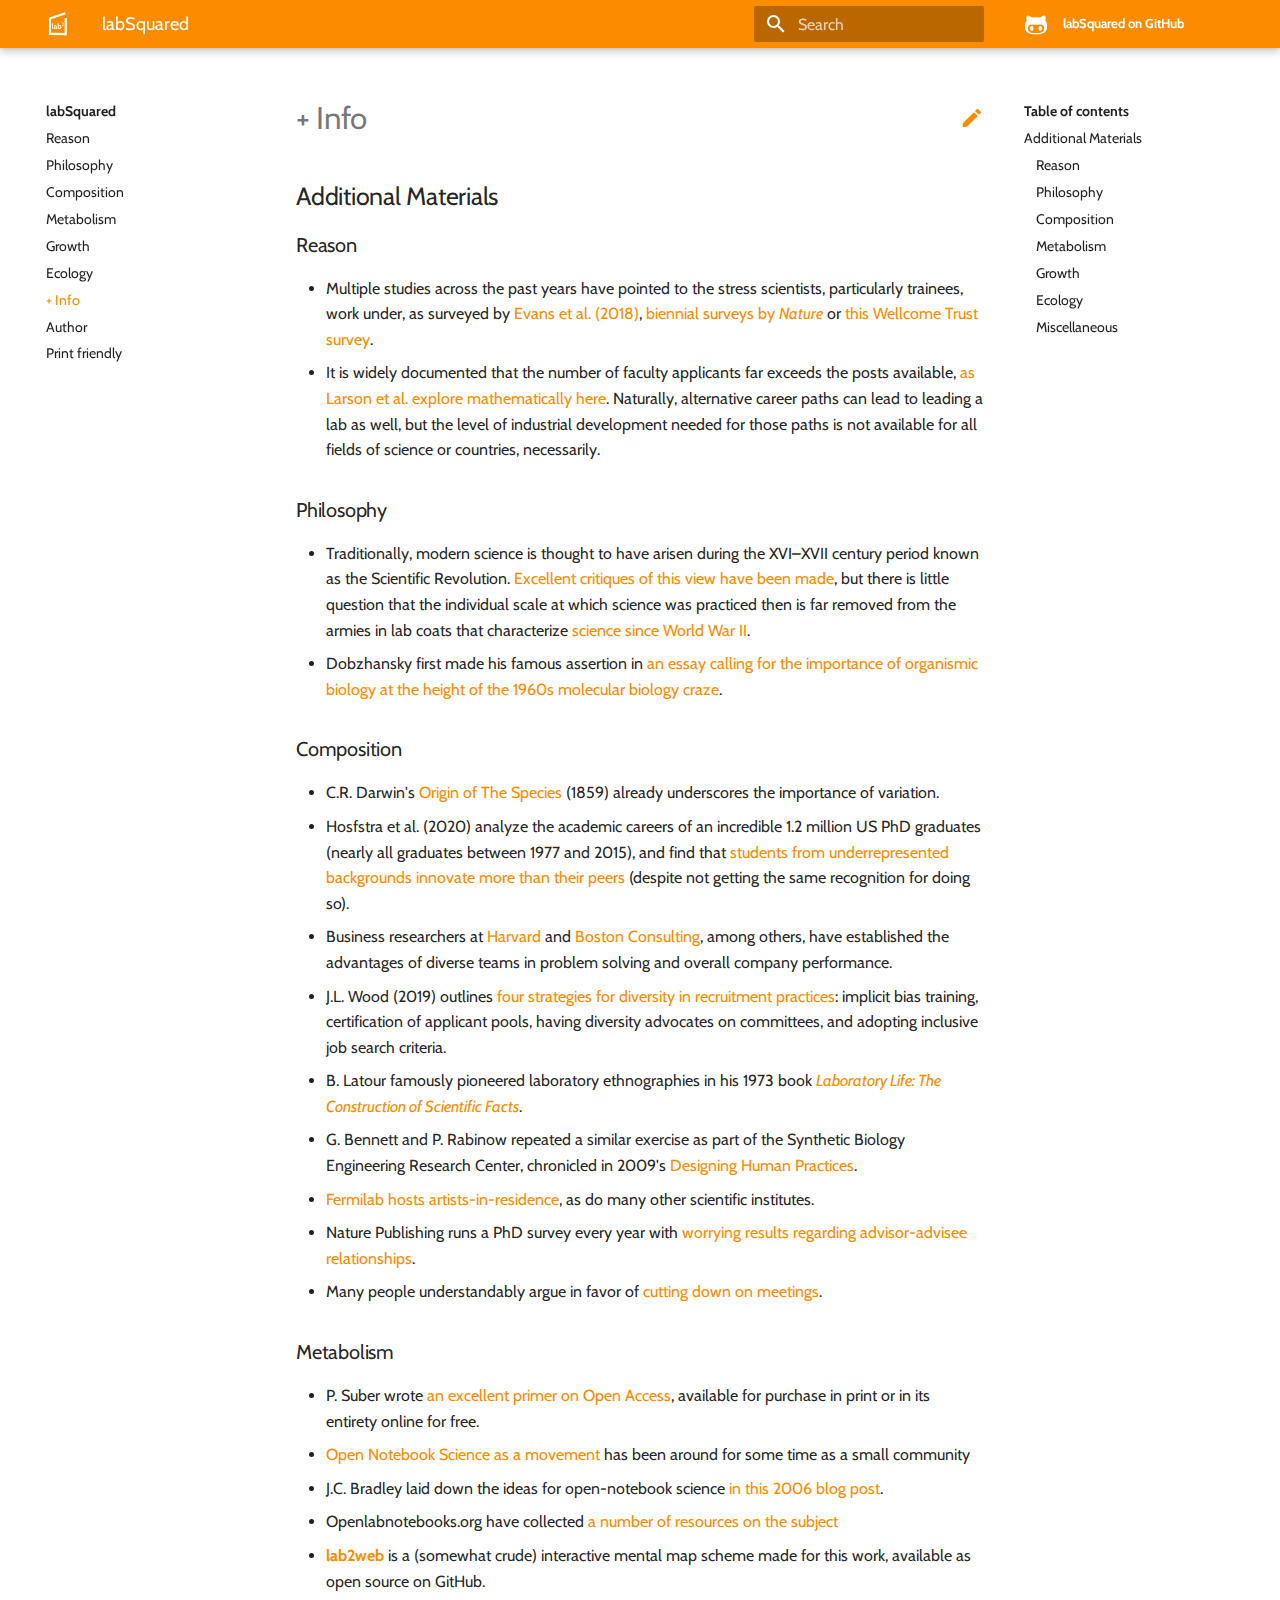
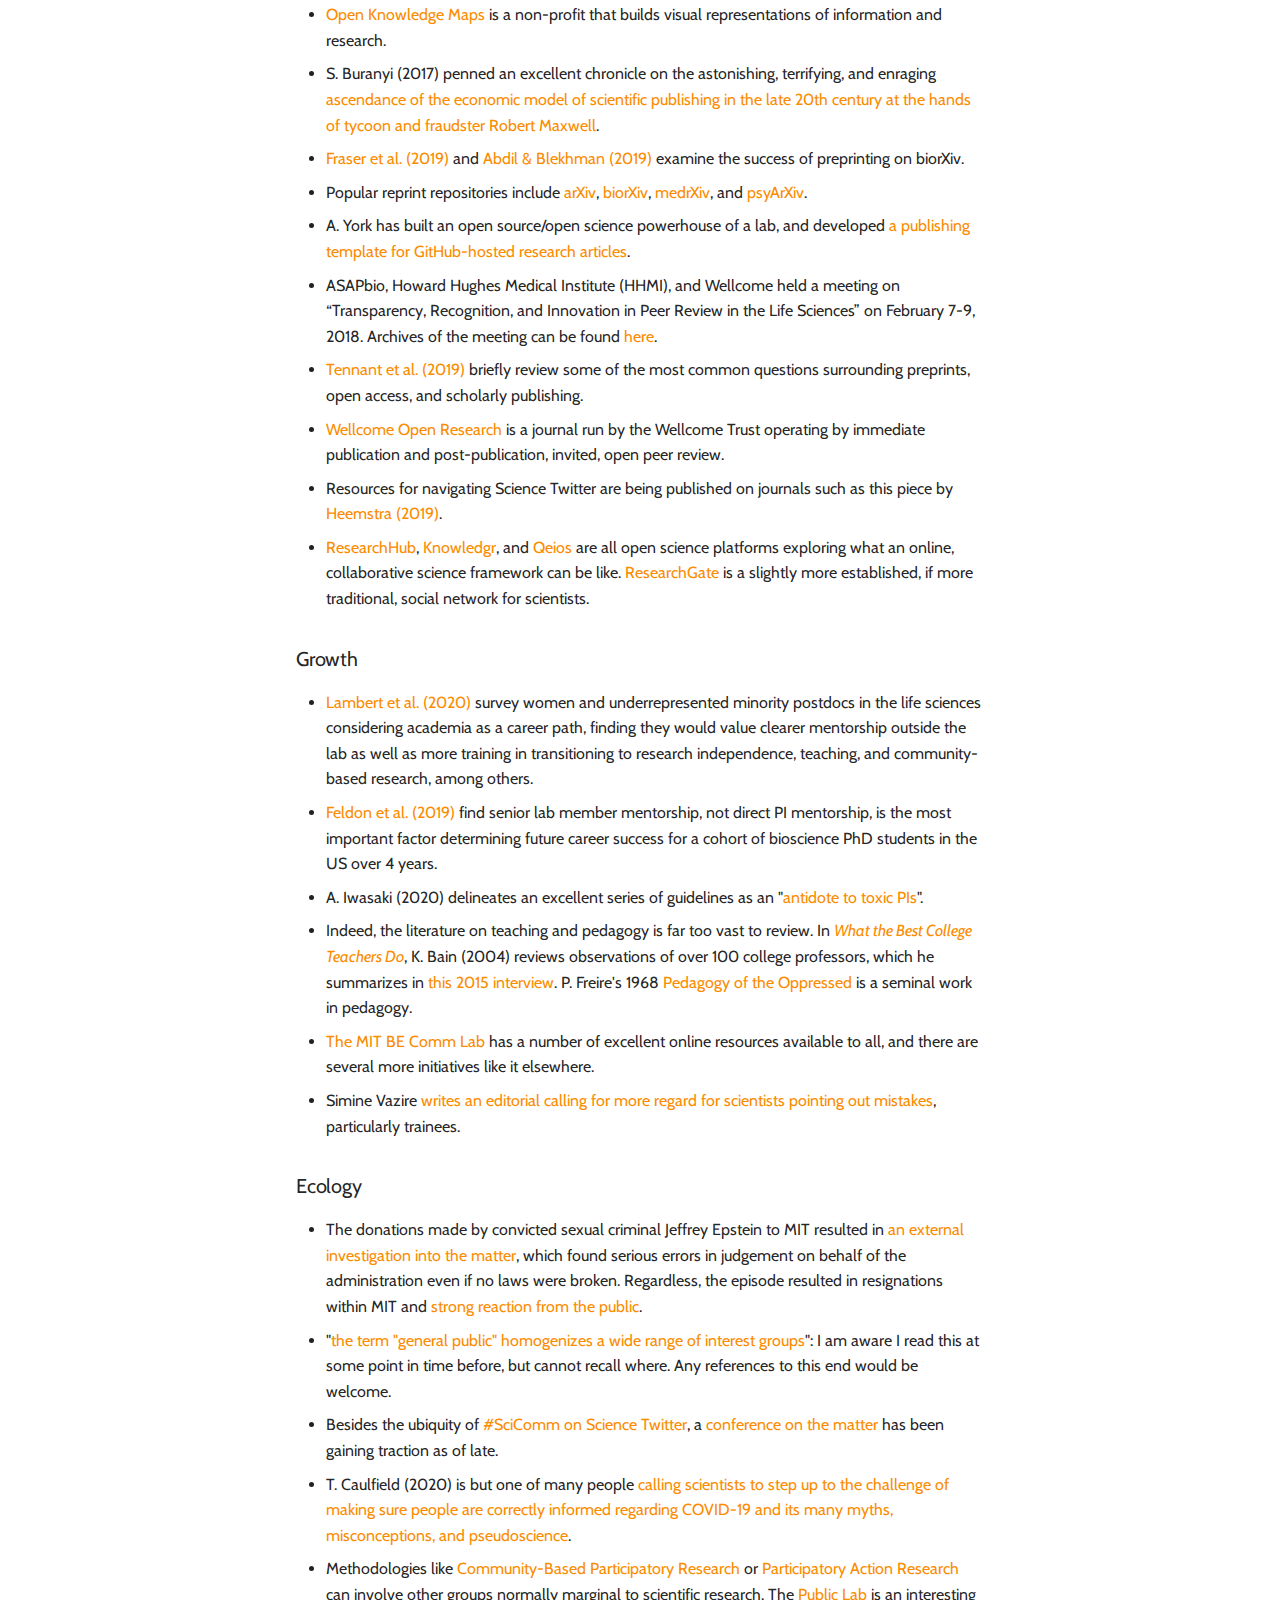
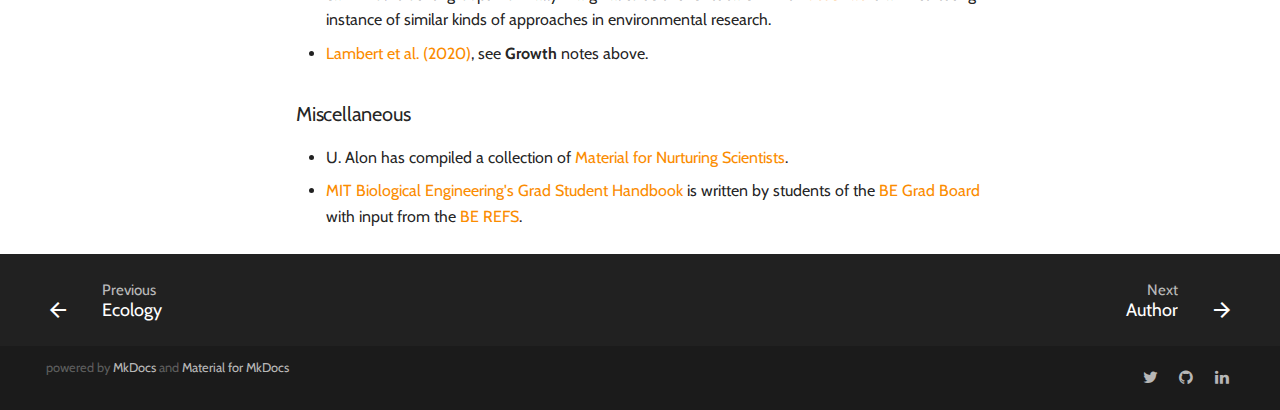
<file: site/info/index.html>
<!doctype html>
<html lang="en" class="no-js">
  <head>
    
      <meta charset="utf-8">
      <meta name="viewport" content="width=device-width,initial-scale=1">
      <meta http-equiv="x-ua-compatible" content="ie=edge">
      
        <meta name="description" content="*A laboratory laboratory.* Manifesto for the lab of the (a) future.">
      
      
        <link rel="canonical" href="https://lab-squared.github.io/info/">
      
      
        <meta name="author" content="Pablo Cárdenas">
      
      
        <meta name="lang:clipboard.copy" content="Copy to clipboard">
      
        <meta name="lang:clipboard.copied" content="Copied to clipboard">
      
        <meta name="lang:search.language" content="en">
      
        <meta name="lang:search.pipeline.stopwords" content="True">
      
        <meta name="lang:search.pipeline.trimmer" content="True">
      
        <meta name="lang:search.result.none" content="No matching documents">
      
        <meta name="lang:search.result.one" content="1 matching document">
      
        <meta name="lang:search.result.other" content="# matching documents">
      
        <meta name="lang:search.tokenizer" content="[\s\-]+">
      
      <link rel="shortcut icon" href="../img/favicon-96x96.png">
      <meta name="generator" content="mkdocs-1.0.4, mkdocs-material-4.6.0">
    
    
      
        <title>+ Info - labSquared</title>
      
    
    
      <link rel="stylesheet" href="../assets/stylesheets/application.1b62728e.css">
      
        <link rel="stylesheet" href="../assets/stylesheets/application-palette.a8b3c06d.css">
      
      
        
        
        <meta name="theme-color" content="#fb8c00">
      
    
    
      <script src="../assets/javascripts/modernizr.268332fc.js"></script>
    
    
      
        <link href="https://fonts.gstatic.com" rel="preconnect" crossorigin>
        <link rel="stylesheet" href="https://fonts.googleapis.com/css?family=Cabin:300,400,400i,700%7CUbuntu+Mono&display=fallback">
        <style>body,input{font-family:"Cabin","Helvetica Neue",Helvetica,Arial,sans-serif}code,kbd,pre{font-family:"Ubuntu Mono","Courier New",Courier,monospace}</style>
      
    
    <link rel="stylesheet" href="../assets/fonts/material-icons.css">
    
    
    
      
        
<script>
  window.ga = window.ga || function() {
    (ga.q = ga.q || []).push(arguments)
  }
  ga.l = +new Date
  /* Setup integration and send page view */
  ga("create", "UA-123988123-2", "auto")
  ga("set", "anonymizeIp", true)
  ga("send", "pageview")
  /* Register handler to log search on blur */
  document.addEventListener("DOMContentLoaded", () => {
    if (document.forms.search) {
      var query = document.forms.search.query
      query.addEventListener("blur", function() {
        if (this.value) {
          var path = document.location.pathname;
          ga("send", "pageview", path + "?q=" + this.value)
        }
      })
    }
  })
</script>
<script async src="https://www.google-analytics.com/analytics.js"></script>
      
    
    
  </head>
  
    
    
    <body dir="ltr" data-md-color-primary="orange" data-md-color-accent="indigo">
  
    <svg class="md-svg">
      <defs>
        
        
          <svg xmlns="http://www.w3.org/2000/svg" width="416" height="448" viewBox="0 0 416 448" id="__github"><path fill="currentColor" d="M160 304q0 10-3.125 20.5t-10.75 19T128 352t-18.125-8.5-10.75-19T96 304t3.125-20.5 10.75-19T128 256t18.125 8.5 10.75 19T160 304zm160 0q0 10-3.125 20.5t-10.75 19T288 352t-18.125-8.5-10.75-19T256 304t3.125-20.5 10.75-19T288 256t18.125 8.5 10.75 19T320 304zm40 0q0-30-17.25-51T296 232q-10.25 0-48.75 5.25Q229.5 240 208 240t-39.25-2.75Q130.75 232 120 232q-29.5 0-46.75 21T56 304q0 22 8 38.375t20.25 25.75 30.5 15 35 7.375 37.25 1.75h42q20.5 0 37.25-1.75t35-7.375 30.5-15 20.25-25.75T360 304zm56-44q0 51.75-15.25 82.75-9.5 19.25-26.375 33.25t-35.25 21.5-42.5 11.875-42.875 5.5T212 416q-19.5 0-35.5-.75t-36.875-3.125-38.125-7.5-34.25-12.875T37 371.5t-21.5-28.75Q0 312 0 260q0-59.25 34-99-6.75-20.5-6.75-42.5 0-29 12.75-54.5 27 0 47.5 9.875t47.25 30.875Q171.5 96 212 96q37 0 70 8 26.25-20.5 46.75-30.25T376 64q12.75 25.5 12.75 54.5 0 21.75-6.75 42 34 40 34 99.5z"/></svg>
        
      </defs>
    </svg>
    <input class="md-toggle" data-md-toggle="drawer" type="checkbox" id="__drawer" autocomplete="off">
    <input class="md-toggle" data-md-toggle="search" type="checkbox" id="__search" autocomplete="off">
    <label class="md-overlay" data-md-component="overlay" for="__drawer"></label>
    
      <a href="#info" tabindex="1" class="md-skip">
        Skip to content
      </a>
    
    
      <header class="md-header" data-md-component="header">
  <nav class="md-header-nav md-grid">
    <div class="md-flex">
      <div class="md-flex__cell md-flex__cell--shrink">
        <a href="https://lab-squared.github.io/" title="labSquared" class="md-header-nav__button md-logo">
          
            <img src="../img/labSquared_logo_w.svg" width="24" height="24">
          
        </a>
      </div>
      <div class="md-flex__cell md-flex__cell--shrink">
        <label class="md-icon md-icon--menu md-header-nav__button" for="__drawer"></label>
      </div>
      <div class="md-flex__cell md-flex__cell--stretch">
        <div class="md-flex__ellipsis md-header-nav__title" data-md-component="title">
          
            <span class="md-header-nav__topic">
              labSquared
            </span>
            <span class="md-header-nav__topic">
              
                + Info
              
            </span>
          
        </div>
      </div>
      <div class="md-flex__cell md-flex__cell--shrink">
        
          <label class="md-icon md-icon--search md-header-nav__button" for="__search"></label>
          
<div class="md-search" data-md-component="search" role="dialog">
  <label class="md-search__overlay" for="__search"></label>
  <div class="md-search__inner" role="search">
    <form class="md-search__form" name="search">
      <input type="text" class="md-search__input" name="query" placeholder="Search" autocapitalize="off" autocorrect="off" autocomplete="off" spellcheck="false" data-md-component="query" data-md-state="active">
      <label class="md-icon md-search__icon" for="__search"></label>
      <button type="reset" class="md-icon md-search__icon" data-md-component="reset" tabindex="-1">
        &#xE5CD;
      </button>
    </form>
    <div class="md-search__output">
      <div class="md-search__scrollwrap" data-md-scrollfix>
        <div class="md-search-result" data-md-component="result">
          <div class="md-search-result__meta">
            Type to start searching
          </div>
          <ol class="md-search-result__list"></ol>
        </div>
      </div>
    </div>
  </div>
</div>
        
      </div>
      
        <div class="md-flex__cell md-flex__cell--shrink">
          <div class="md-header-nav__source">
            


  

<a href="https://github.com/pablocarderam/labSquared/" title="Go to repository" class="md-source" data-md-source="github">
  
    <div class="md-source__icon">
      <svg viewBox="0 0 24 24" width="24" height="24">
        <use xlink:href="#__github" width="24" height="24"></use>
      </svg>
    </div>
  
  <div class="md-source__repository">
    labSquared on GitHub
  </div>
</a>
          </div>
        </div>
      
    </div>
  </nav>
</header>
    
    <div class="md-container">
      
        
      
      
      <main class="md-main" role="main">
        <div class="md-main__inner md-grid" data-md-component="container">
          
            
              <div class="md-sidebar md-sidebar--primary" data-md-component="navigation">
                <div class="md-sidebar__scrollwrap">
                  <div class="md-sidebar__inner">
                    <nav class="md-nav md-nav--primary" data-md-level="0">
  <label class="md-nav__title md-nav__title--site" for="__drawer">
    <a href="https://lab-squared.github.io/" title="labSquared" class="md-nav__button md-logo">
      
        <img src="../img/labSquared_logo_w.svg" width="48" height="48">
      
    </a>
    labSquared
  </label>
  
    <div class="md-nav__source">
      


  

<a href="https://github.com/pablocarderam/labSquared/" title="Go to repository" class="md-source" data-md-source="github">
  
    <div class="md-source__icon">
      <svg viewBox="0 0 24 24" width="24" height="24">
        <use xlink:href="#__github" width="24" height="24"></use>
      </svg>
    </div>
  
  <div class="md-source__repository">
    labSquared on GitHub
  </div>
</a>
    </div>
  
  <ul class="md-nav__list" data-md-scrollfix>
    
      
      
      


  <li class="md-nav__item">
    <a href=".." title="Reason" class="md-nav__link">
      Reason
    </a>
  </li>

    
      
      
      


  <li class="md-nav__item">
    <a href="../philosophy/" title="Philosophy" class="md-nav__link">
      Philosophy
    </a>
  </li>

    
      
      
      


  <li class="md-nav__item">
    <a href="../composition/" title="Composition" class="md-nav__link">
      Composition
    </a>
  </li>

    
      
      
      


  <li class="md-nav__item">
    <a href="../metabolism/" title="Metabolism" class="md-nav__link">
      Metabolism
    </a>
  </li>

    
      
      
      


  <li class="md-nav__item">
    <a href="../growth/" title="Growth" class="md-nav__link">
      Growth
    </a>
  </li>

    
      
      
      


  <li class="md-nav__item">
    <a href="../ecology/" title="Ecology" class="md-nav__link">
      Ecology
    </a>
  </li>

    
      
      
      

  


  <li class="md-nav__item md-nav__item--active">
    
    <input class="md-toggle md-nav__toggle" data-md-toggle="toc" type="checkbox" id="__toc">
    
      
    
    
      <label class="md-nav__link md-nav__link--active" for="__toc">
        + Info
      </label>
    
    <a href="./" title="+ Info" class="md-nav__link md-nav__link--active">
      + Info
    </a>
    
      
<nav class="md-nav md-nav--secondary">
  
  
    
  
  
    <label class="md-nav__title" for="__toc">Table of contents</label>
    <ul class="md-nav__list" data-md-scrollfix>
      
        <li class="md-nav__item">
  <a href="#additional-materials" class="md-nav__link">
    Additional Materials
  </a>
  
    <nav class="md-nav">
      <ul class="md-nav__list">
        
          <li class="md-nav__item">
  <a href="#reason" class="md-nav__link">
    Reason
  </a>
  
</li>
        
          <li class="md-nav__item">
  <a href="#philosophy" class="md-nav__link">
    Philosophy
  </a>
  
</li>
        
          <li class="md-nav__item">
  <a href="#composition" class="md-nav__link">
    Composition
  </a>
  
</li>
        
          <li class="md-nav__item">
  <a href="#metabolism" class="md-nav__link">
    Metabolism
  </a>
  
</li>
        
          <li class="md-nav__item">
  <a href="#growth" class="md-nav__link">
    Growth
  </a>
  
</li>
        
          <li class="md-nav__item">
  <a href="#ecology" class="md-nav__link">
    Ecology
  </a>
  
</li>
        
          <li class="md-nav__item">
  <a href="#miscellaneous" class="md-nav__link">
    Miscellaneous
  </a>
  
</li>
        
      </ul>
    </nav>
  
</li>
      
      
      
      
      
    </ul>
  
</nav>
    
  </li>

    
      
      
      


  <li class="md-nav__item">
    <a href="../author/" title="Author" class="md-nav__link">
      Author
    </a>
  </li>

    
      
      
      


  <li class="md-nav__item">
    <a href="../full/" title="Print friendly" class="md-nav__link">
      Print friendly
    </a>
  </li>

    
  </ul>
</nav>
                  </div>
                </div>
              </div>
            
            
              <div class="md-sidebar md-sidebar--secondary" data-md-component="toc">
                <div class="md-sidebar__scrollwrap">
                  <div class="md-sidebar__inner">
                    
<nav class="md-nav md-nav--secondary">
  
  
    
  
  
    <label class="md-nav__title" for="__toc">Table of contents</label>
    <ul class="md-nav__list" data-md-scrollfix>
      
        <li class="md-nav__item">
  <a href="#additional-materials" class="md-nav__link">
    Additional Materials
  </a>
  
    <nav class="md-nav">
      <ul class="md-nav__list">
        
          <li class="md-nav__item">
  <a href="#reason" class="md-nav__link">
    Reason
  </a>
  
</li>
        
          <li class="md-nav__item">
  <a href="#philosophy" class="md-nav__link">
    Philosophy
  </a>
  
</li>
        
          <li class="md-nav__item">
  <a href="#composition" class="md-nav__link">
    Composition
  </a>
  
</li>
        
          <li class="md-nav__item">
  <a href="#metabolism" class="md-nav__link">
    Metabolism
  </a>
  
</li>
        
          <li class="md-nav__item">
  <a href="#growth" class="md-nav__link">
    Growth
  </a>
  
</li>
        
          <li class="md-nav__item">
  <a href="#ecology" class="md-nav__link">
    Ecology
  </a>
  
</li>
        
          <li class="md-nav__item">
  <a href="#miscellaneous" class="md-nav__link">
    Miscellaneous
  </a>
  
</li>
        
      </ul>
    </nav>
  
</li>
      
      
      
      
      
    </ul>
  
</nav>
                  </div>
                </div>
              </div>
            
          
          <div class="md-content">
            <article class="md-content__inner md-typeset">
              
                
                  <a href="https://github.com/pablocarderam/labSquared/edit/master/docs/info.md" title="Edit this page" class="md-icon md-content__icon">&#xE3C9;</a>
                
                
                <h1 id="info">+ Info</h1>
<h2 id="additional-materials">Additional Materials</h2>
<h3 id="reason">Reason</h3>
<ul>
<li>Multiple studies across the past years have pointed to the stress scientists, particularly trainees, work under, as surveyed by <a href="https://doi.org/10.1038/nbt.4089">Evans et al. (2018)</a>, <a href="https://www.nature.com/articles/d41586-019-03489-1">biennial surveys by <em>Nature</em></a> or <a href="https://wellcome.ac.uk/sites/default/files/what-researchers-think-about-the-culture-they-work-in.pdf">this Wellcome Trust survey</a>.</li>
<li>It is widely documented that the number of faculty applicants far exceeds the posts available, <a href="https://doi.org/10.1002/sres.2210">as Larson et al. explore mathematically here</a>. Naturally, alternative career paths can lead to leading a lab as well, but the level of industrial development needed for those paths is not available for all fields of science or countries, necessarily.</li>
</ul>
<h3 id="philosophy">Philosophy</h3>
<ul>
<li>Traditionally, modern science is thought to have arisen during the XVI–XVII century period known as the Scientific Revolution. <a href="https://www.press.uchicago.edu/ucp/books/book/chicago/S/bo29143181.html">Excellent critiques of this view have been made</a>, but there is little question that the individual scale at which science was practiced then is far removed from the armies in lab coats that characterize <a href="https://en.wikipedia.org/wiki/Big_Science">science since World War II</a>.</li>
<li>Dobzhansky first made his famous assertion in <a href="https://doi.org/10.1093%2Ficb%2F4.4.443">an essay calling for the importance of organismic biology at the height of the 1960s molecular biology craze</a>.</li>
</ul>
<h3 id="composition">Composition</h3>
<ul>
<li>C.R. Darwin's <a href="https://www.gutenberg.org/ebooks/1228">Origin of The Species</a> (1859) already underscores the importance of variation.</li>
<li>Hosfstra et al. (2020) analyze the academic careers of an incredible 1.2 million US PhD graduates (nearly all graduates between 1977 and 2015), and find that <a href="https://doi.org/10.1073/pnas.1915378117">students from underrepresented backgrounds innovate more than their peers</a> (despite not getting the same recognition for doing so).</li>
<li>Business researchers at <a href="https://hbr.org/2017/03/teams-solve-problems-faster-when-theyre-more-cognitively-diverse">Harvard</a> and <a href="https://www.bcg.com/en-us/publications/2018/how-diverse-leadership-teams-boost-innovation.aspx">Boston Consulting</a>, among others, have established the advantages of diverse teams in problem solving and overall company performance.</li>
<li>J.L. Wood (2019) outlines <a href="https://diverseeducation.com/article/149878/">four strategies for diversity in recruitment practices</a>: implicit bias training, certification of applicant pools, having diversity advocates on committees, and adopting inclusive job search criteria.</li>
<li>B. Latour famously pioneered laboratory ethnographies in his 1973 book <em><a href="https://doi.org/10.2307/j.ctt32bbxc">Laboratory Life: The Construction of Scientific Facts</a></em>.</li>
<li>G. Bennett and P. Rabinow repeated a similar exercise as part of the Synthetic Biology Engineering Research Center, chronicled in 2009's <a href="https://www.press.uchicago.edu/ucp/books/book/chicago/D/bo12986260.html">Designing Human Practices</a>.</li>
<li><a href="https://events.fnal.gov/art-gallery/artist-in-residence/">Fermilab hosts artists-in-residence</a>, as do many other scientific institutes.</li>
<li>Nature Publishing runs a PhD survey every year with <a href="https://www.nature.com/articles/d41586-019-03489-1">worrying results regarding advisor-advisee relationships</a>.</li>
<li>Many people understandably argue in favor of <a href="https://www.nature.com/articles/d41586-019-03953-y">cutting down on meetings</a>.</li>
</ul>
<h3 id="metabolism">Metabolism</h3>
<ul>
<li>P. Suber wrote <a href="https://openaccesseks.mitpress.mit.edu/">an excellent primer on Open Access</a>, available for purchase in print or in its entirety online for free.</li>
<li><a href="https://openlabnotebooks.org/">Open Notebook Science as a movement</a> has been around for some time as a small community</li>
<li>J.C. Bradley laid down the ideas for open-notebook science <a href="http://drexel-coas-elearning.blogspot.com/2006/09/open-notebook-science.html">in this 2006 blog post</a>.</li>
<li>Openlabnotebooks.org have collected <a href="https://openlabnotebooks.org/about/">a number of resources on the subject</a></li>
<li><a href="https://github.com/lab-squared/lab2web"><strong>lab2web</strong></a> is a (somewhat crude) interactive mental map scheme made for this work, available as open source on GitHub.</li>
<li><a href="https://openknowledgemaps.org/index">Open Knowledge Maps</a> is a non-profit that builds visual representations of information and research.</li>
<li>S. Buranyi (2017) penned an excellent chronicle on the astonishing, terrifying, and enraging <a href="https://www.theguardian.com/science/2017/jun/27/profitable-business-scientific-publishing-bad-for-science">ascendance of the economic model of scientific publishing in the late 20th century at the hands of tycoon and fraudster Robert Maxwell</a>.</li>
<li><a href="https://www.biorxiv.org/content/10.1101/673665v1">Fraser et al. (2019)</a> and <a href="https://dx.doi.org/10.7554/eLife.45133">Abdil &amp; Blekhman (2019)</a> examine the success of preprinting on biorXiv.</li>
<li>Popular reprint repositories include <a href="https://www.arxiv.org/">arXiv</a>, <a href="https://www.biorxiv.org/">biorXiv</a>, <a href="https://www.medrxiv.org/">medrXiv</a>, and <a href="https://www.psyArXiv.com/">psyArXiv</a>.</li>
<li>A. York has built an open source/open science powerhouse of a lab, and developed <a href="https://andrewgyork.github.io/publication_template/">a publishing template for GitHub-hosted research articles</a>.</li>
<li>ASAPbio, Howard Hughes Medical Institute (HHMI), and Wellcome held a meeting on “Transparency, Recognition, and Innovation in Peer Review in the Life Sciences” on February 7-9, 2018. Archives of the meeting can be found <a href="https://asapbio.org/peer-review">here</a>.</li>
<li><a href="https://doi.org/10.3390/publications7020034">Tennant et al. (2019)</a> briefly review some of the most common questions surrounding preprints, open access, and scholarly publishing.</li>
<li><a href="https://wellcomeopenresearch.org/about">Wellcome Open Research</a> is a journal run by the Wellcome Trust operating by immediate publication and post-publication, invited, open peer review.</li>
<li>Resources for navigating Science Twitter are being published on journals such as this piece by <a href="https://pubs.acs.org/doi/10.1021/acscentsci.9b01273">Heemstra (2019)</a>.</li>
<li><a href="https://researchnow.researchhub.com/">ResearchHub</a>, <a href="https://www.knowledgr.io/">Knowledgr</a>, and <a href="https://www.qeios.com/">Qeios</a> are all open science platforms exploring what an online, collaborative science framework can be like. <a href="https://www.researchgate.net/">ResearchGate</a> is a slightly more established, if more traditional, social network for scientists.</li>
</ul>
<h3 id="growth">Growth</h3>
<ul>
<li><a href="https://doi.org/10.7554/eLife.48774">Lambert et al. (2020)</a> survey women and underrepresented minority postdocs in the life sciences considering academia as a career path, finding they would value clearer mentorship outside the lab as well as more training in transitioning to research independence, teaching, and community-based research, among others.</li>
<li><a href="https://doi.org/10.1073/pnas.1912488116">Feldon et al. (2019)</a> find senior lab member mentorship, not direct PI mentorship, is the most important factor determining future career success for a cohort of bioscience PhD students in the US over 4 years.</li>
<li>A. Iwasaki (2020) delineates an excellent series of guidelines as an "<a href="https://doi.org/10.1038/s41591-020-0831-6">antidote to toxic PIs</a>".</li>
<li>Indeed, the literature on teaching and pedagogy is far too vast to review. In <em><a href="https://www.hup.harvard.edu/catalog.php?isbn=9780674013254">What the Best College Teachers Do</a></em>, K. Bain (2004) reviews observations of over 100 college professors, which he summarizes in <a href="https://www.npr.org/sections/ed/2015/05/08/404960905/what-the-best-college-teachers-do">this 2015 interview</a>. P. Freire's 1968 <a href="https://en.wikipedia.org/wiki/Pedagogy_of_the_Oppressed">Pedagogy of the Oppressed</a> is a seminal work in pedagogy.</li>
<li><a href="https://mitcommlab.mit.edu/">The MIT BE Comm Lab</a> has a number of excellent online resources available to all, and there are several more initiatives like it elsewhere.</li>
<li>Simine Vazire <a href="https://doi.org/10.1038/d41586-019-03909-2">writes an editorial calling for more regard for scientists pointing out mistakes</a>, particularly trainees.</li>
</ul>
<h3 id="ecology">Ecology</h3>
<ul>
<li>The donations made by convicted sexual criminal Jeffrey Epstein to MIT resulted in <a href="http://factfindingjan2020.mit.edu/files/MIT-report.pdf">an external investigation into the matter</a>, which found serious errors in judgement on behalf of the administration even if no laws were broken. Regardless, the episode resulted in resignations within MIT and <a href="https://www.theguardian.com/commentisfree/2019/sep/07/jeffrey-epstein-mit-funding-tech-intellectuals">strong reaction from the public</a>.</li>
<li>"<a href="">the term "general public" homogenizes a wide range of interest groups</a>": I am aware I read this at some point in time before, but cannot recall where. Any references to this end would be welcome.</li>
<li>Besides the ubiquity of <a href="https://twitter.com/search?q=%23scicomm&amp;src=typeahead_click">#SciComm on Science Twitter</a>, a <a href="https://www.scicommsummit.com/">conference on the matter</a> has been gaining traction as of late.</li>
<li>T. Caulfield (2020) is but one of many people <a href="https://doi.org/10.1073/10.1038/d41586-020-01266-z">calling scientists to step up to the challenge of making sure people are correctly informed regarding COVID-19 and its many myths, misconceptions, and pseudoscience</a>.</li>
<li>Methodologies like <a href="https://en.wikipedia.org/wiki/Community-based_participatory_research">Community-Based Participatory Research</a> or <a href="https://en.wikipedia.org/wiki/Participatory_action_research">Participatory Action Research</a> can involve other groups normally marginal to scientific research. The <a href="https://publiclab.org">Public Lab</a> is an interesting instance of similar kinds of approaches in environmental research.</li>
<li><a href="https://doi.org/10.7554/eLife.48774">Lambert et al. (2020)</a>, see <strong>Growth</strong> notes above.</li>
</ul>
<h3 id="miscellaneous">Miscellaneous</h3>
<ul>
<li>U. Alon has compiled a collection of <a href="https://www.weizmann.ac.il/mcb/UriAlon/materials-nurturing-scientists">Material for Nurturing Scientists</a>.</li>
<li><a href="https://begradhandbook.mit.edu/">MIT Biological Engineering's Grad Student Handbook</a> is written by students of the <a href="https://bestudents.mit.edu/">BE Grad Board</a> with input from the <a href="berefs.com/">BE REFS</a>.</li>
</ul>
                
                  
                
                
              
              
                


              
            </article>
          </div>
        </div>
      </main>
      
        
<footer class="md-footer">
  
    <div class="md-footer-nav">
      <nav class="md-footer-nav__inner md-grid">
        
          <a href="../ecology/" title="Ecology" class="md-flex md-footer-nav__link md-footer-nav__link--prev" rel="prev">
            <div class="md-flex__cell md-flex__cell--shrink">
              <i class="md-icon md-icon--arrow-back md-footer-nav__button"></i>
            </div>
            <div class="md-flex__cell md-flex__cell--stretch md-footer-nav__title">
              <span class="md-flex__ellipsis">
                <span class="md-footer-nav__direction">
                  Previous
                </span>
                Ecology
              </span>
            </div>
          </a>
        
        
          <a href="../author/" title="Author" class="md-flex md-footer-nav__link md-footer-nav__link--next" rel="next">
            <div class="md-flex__cell md-flex__cell--stretch md-footer-nav__title">
              <span class="md-flex__ellipsis">
                <span class="md-footer-nav__direction">
                  Next
                </span>
                Author
              </span>
            </div>
            <div class="md-flex__cell md-flex__cell--shrink">
              <i class="md-icon md-icon--arrow-forward md-footer-nav__button"></i>
            </div>
          </a>
        
      </nav>
    </div>
  
  <div class="md-footer-meta md-typeset">
    <div class="md-footer-meta__inner md-grid">
      <div class="md-footer-copyright">
        
        powered by
        <a href="https://www.mkdocs.org">MkDocs</a>
        and
        <a href="https://squidfunk.github.io/mkdocs-material/">
          Material for MkDocs</a>
      </div>
      
  <div class="md-footer-social">
    <link rel="stylesheet" href="../assets/fonts/font-awesome.css">
    
      <a href="https://twitter.com/pcr_guy" class="md-footer-social__link fa fa-twitter"></a>
    
      <a href="https://github.com/pablocarderam" class="md-footer-social__link fa fa-github"></a>
    
      <a href="https://www.linkedin.com/in/pablocarderam" class="md-footer-social__link fa fa-linkedin"></a>
    
  </div>

    </div>
  </div>
</footer>
      
    </div>
    
      <script src="../assets/javascripts/application.808e90bb.js"></script>
      
      <script>app.initialize({version:"1.0.4",url:{base:".."}})</script>
      
    
  </body>
</html>
</file>
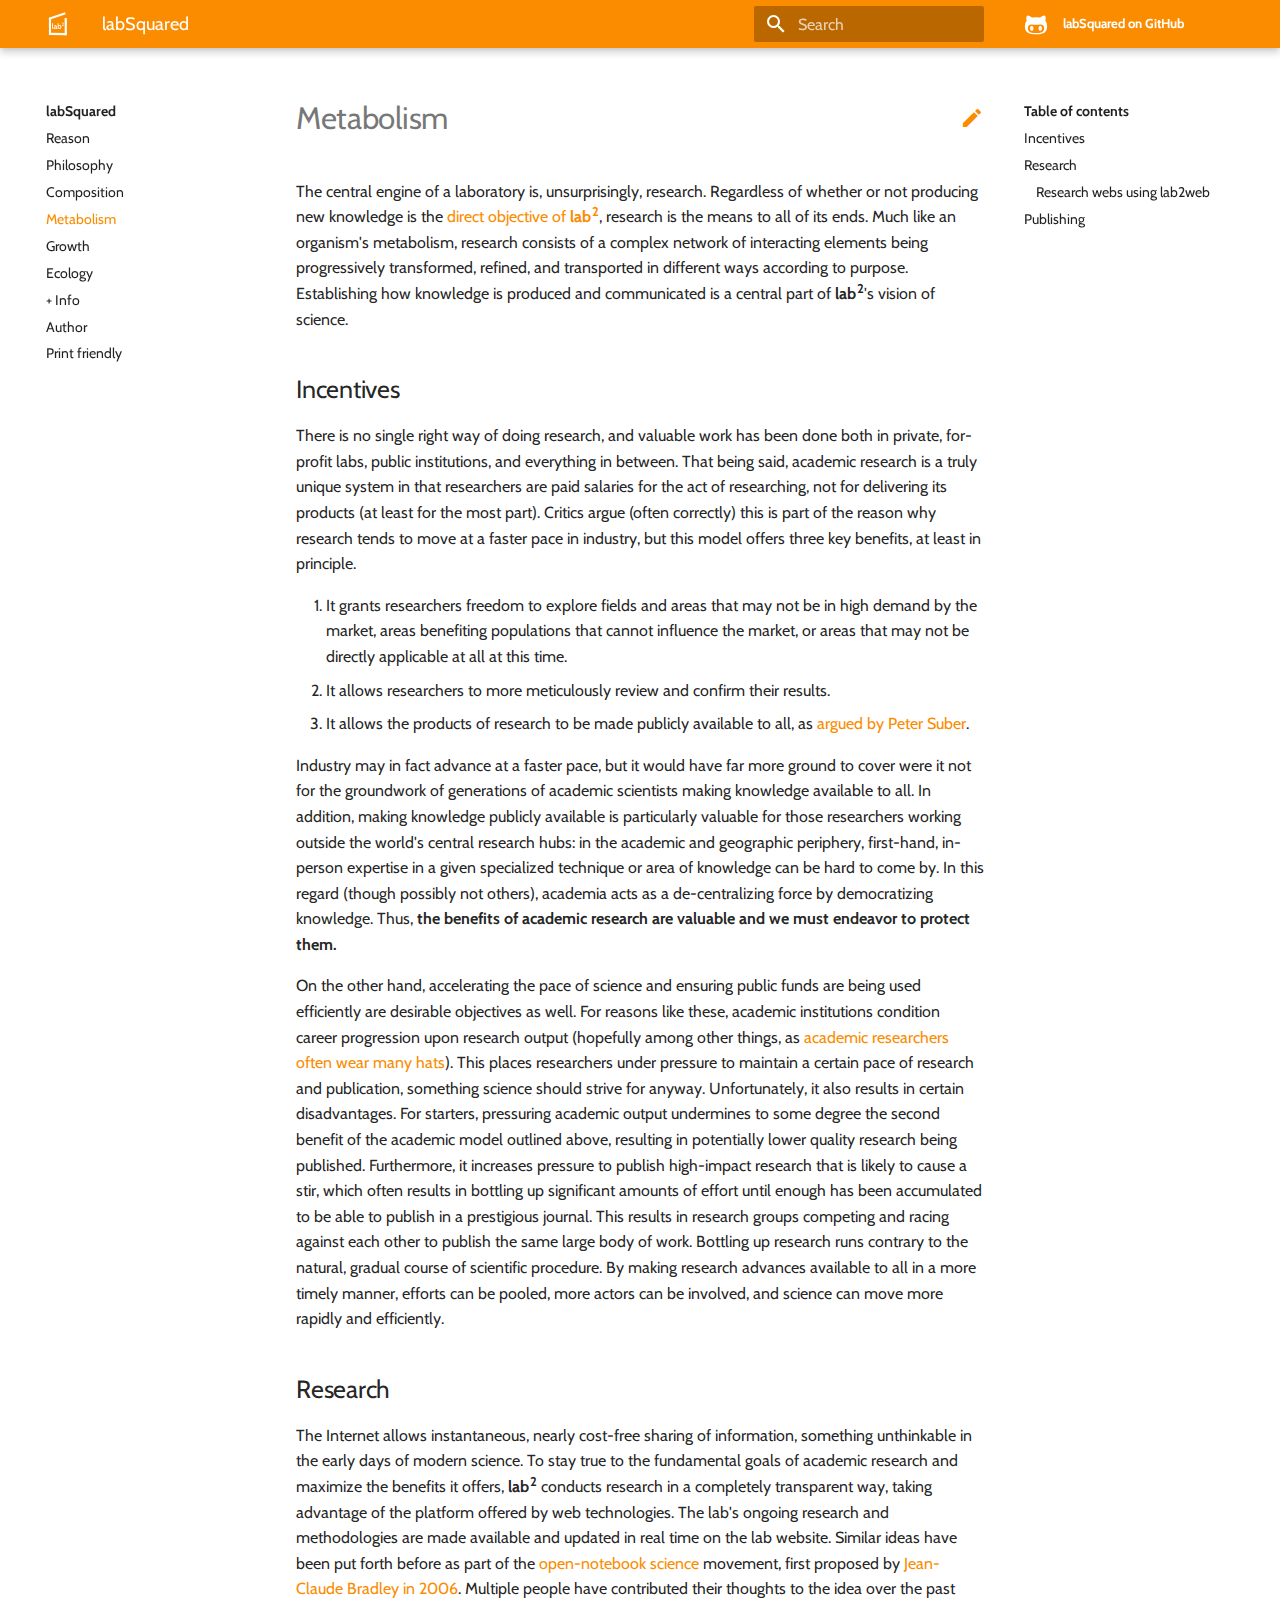
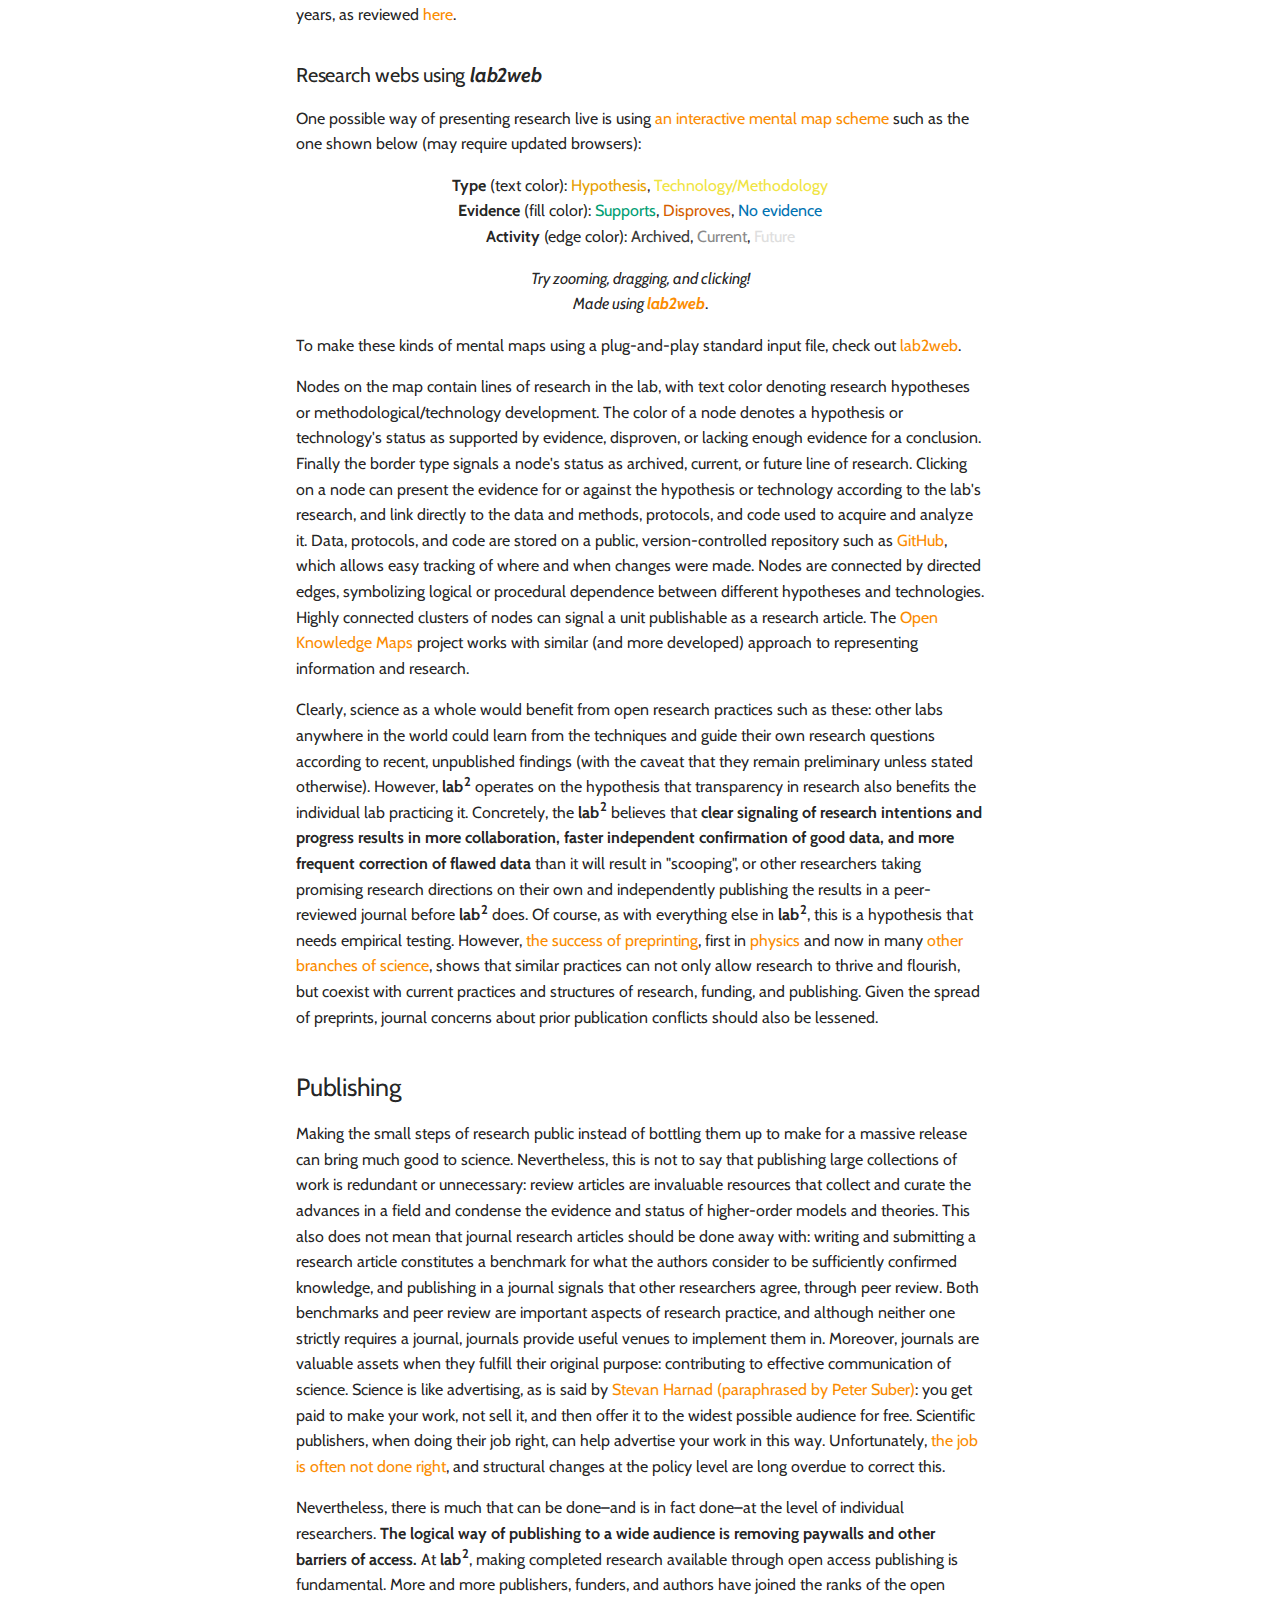
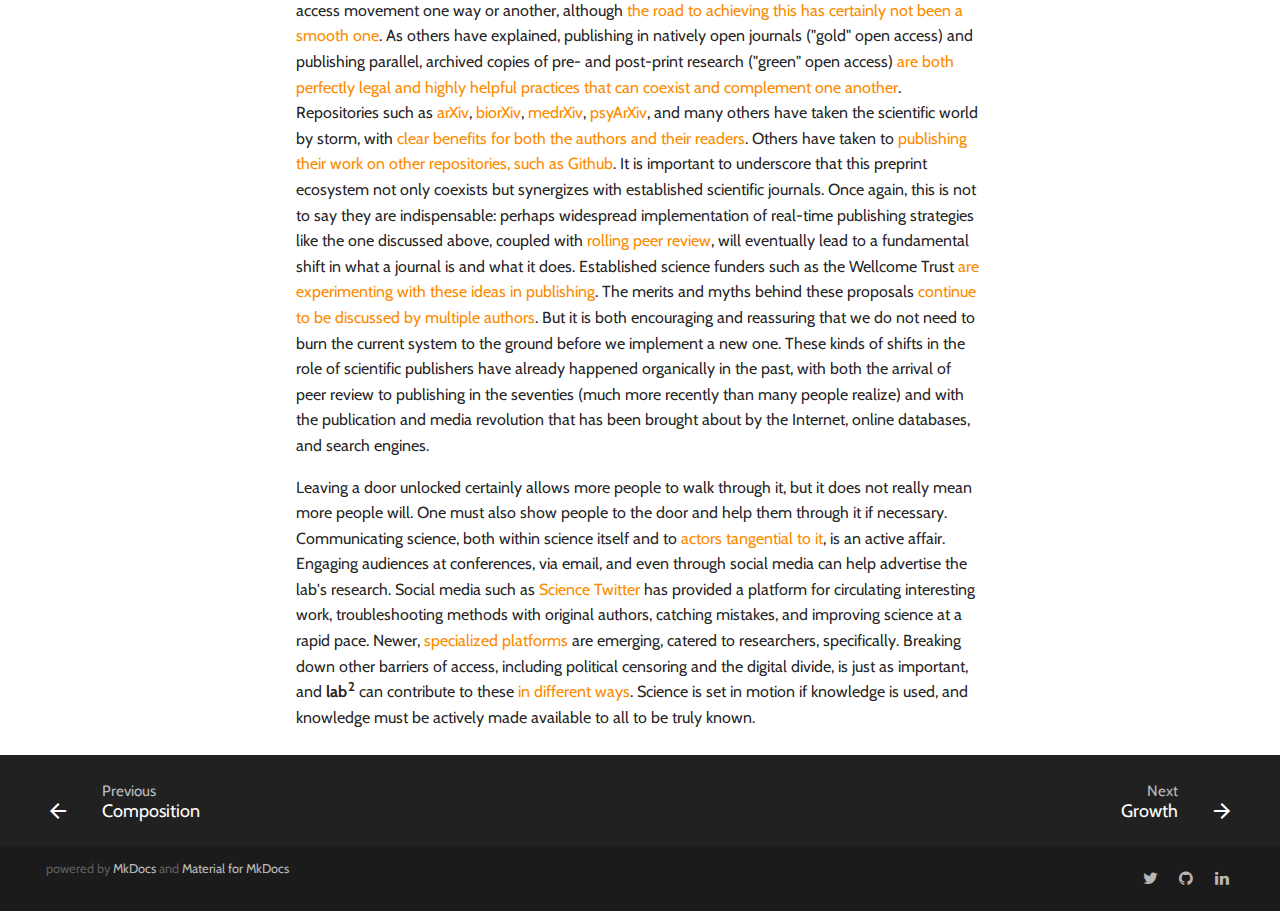
<file: site/metabolism/index.html>
<!doctype html>
<html lang="en" class="no-js">
  <head>
    
      <meta charset="utf-8">
      <meta name="viewport" content="width=device-width,initial-scale=1">
      <meta http-equiv="x-ua-compatible" content="ie=edge">
      
        <meta name="description" content="*A laboratory laboratory.* Manifesto for the lab of the (a) future.">
      
      
        <link rel="canonical" href="https://lab-squared.github.io/metabolism/">
      
      
        <meta name="author" content="Pablo Cárdenas">
      
      
        <meta name="lang:clipboard.copy" content="Copy to clipboard">
      
        <meta name="lang:clipboard.copied" content="Copied to clipboard">
      
        <meta name="lang:search.language" content="en">
      
        <meta name="lang:search.pipeline.stopwords" content="True">
      
        <meta name="lang:search.pipeline.trimmer" content="True">
      
        <meta name="lang:search.result.none" content="No matching documents">
      
        <meta name="lang:search.result.one" content="1 matching document">
      
        <meta name="lang:search.result.other" content="# matching documents">
      
        <meta name="lang:search.tokenizer" content="[\s\-]+">
      
      <link rel="shortcut icon" href="../img/favicon-96x96.png">
      <meta name="generator" content="mkdocs-1.0.4, mkdocs-material-4.6.0">
    
    
      
        <title>Metabolism - labSquared</title>
      
    
    
      <link rel="stylesheet" href="../assets/stylesheets/application.1b62728e.css">
      
        <link rel="stylesheet" href="../assets/stylesheets/application-palette.a8b3c06d.css">
      
      
        
        
        <meta name="theme-color" content="#fb8c00">
      
    
    
      <script src="../assets/javascripts/modernizr.268332fc.js"></script>
    
    
      
        <link href="https://fonts.gstatic.com" rel="preconnect" crossorigin>
        <link rel="stylesheet" href="https://fonts.googleapis.com/css?family=Cabin:300,400,400i,700%7CUbuntu+Mono&display=fallback">
        <style>body,input{font-family:"Cabin","Helvetica Neue",Helvetica,Arial,sans-serif}code,kbd,pre{font-family:"Ubuntu Mono","Courier New",Courier,monospace}</style>
      
    
    <link rel="stylesheet" href="../assets/fonts/material-icons.css">
    
    
    
      
        
<script>
  window.ga = window.ga || function() {
    (ga.q = ga.q || []).push(arguments)
  }
  ga.l = +new Date
  /* Setup integration and send page view */
  ga("create", "UA-123988123-2", "auto")
  ga("set", "anonymizeIp", true)
  ga("send", "pageview")
  /* Register handler to log search on blur */
  document.addEventListener("DOMContentLoaded", () => {
    if (document.forms.search) {
      var query = document.forms.search.query
      query.addEventListener("blur", function() {
        if (this.value) {
          var path = document.location.pathname;
          ga("send", "pageview", path + "?q=" + this.value)
        }
      })
    }
  })
</script>
<script async src="https://www.google-analytics.com/analytics.js"></script>
      
    
    
  </head>
  
    
    
    <body dir="ltr" data-md-color-primary="orange" data-md-color-accent="indigo">
  
    <svg class="md-svg">
      <defs>
        
        
          <svg xmlns="http://www.w3.org/2000/svg" width="416" height="448" viewBox="0 0 416 448" id="__github"><path fill="currentColor" d="M160 304q0 10-3.125 20.5t-10.75 19T128 352t-18.125-8.5-10.75-19T96 304t3.125-20.5 10.75-19T128 256t18.125 8.5 10.75 19T160 304zm160 0q0 10-3.125 20.5t-10.75 19T288 352t-18.125-8.5-10.75-19T256 304t3.125-20.5 10.75-19T288 256t18.125 8.5 10.75 19T320 304zm40 0q0-30-17.25-51T296 232q-10.25 0-48.75 5.25Q229.5 240 208 240t-39.25-2.75Q130.75 232 120 232q-29.5 0-46.75 21T56 304q0 22 8 38.375t20.25 25.75 30.5 15 35 7.375 37.25 1.75h42q20.5 0 37.25-1.75t35-7.375 30.5-15 20.25-25.75T360 304zm56-44q0 51.75-15.25 82.75-9.5 19.25-26.375 33.25t-35.25 21.5-42.5 11.875-42.875 5.5T212 416q-19.5 0-35.5-.75t-36.875-3.125-38.125-7.5-34.25-12.875T37 371.5t-21.5-28.75Q0 312 0 260q0-59.25 34-99-6.75-20.5-6.75-42.5 0-29 12.75-54.5 27 0 47.5 9.875t47.25 30.875Q171.5 96 212 96q37 0 70 8 26.25-20.5 46.75-30.25T376 64q12.75 25.5 12.75 54.5 0 21.75-6.75 42 34 40 34 99.5z"/></svg>
        
      </defs>
    </svg>
    <input class="md-toggle" data-md-toggle="drawer" type="checkbox" id="__drawer" autocomplete="off">
    <input class="md-toggle" data-md-toggle="search" type="checkbox" id="__search" autocomplete="off">
    <label class="md-overlay" data-md-component="overlay" for="__drawer"></label>
    
      <a href="#metabolism" tabindex="1" class="md-skip">
        Skip to content
      </a>
    
    
      <header class="md-header" data-md-component="header">
  <nav class="md-header-nav md-grid">
    <div class="md-flex">
      <div class="md-flex__cell md-flex__cell--shrink">
        <a href="https://lab-squared.github.io/" title="labSquared" class="md-header-nav__button md-logo">
          
            <img src="../img/labSquared_logo_w.svg" width="24" height="24">
          
        </a>
      </div>
      <div class="md-flex__cell md-flex__cell--shrink">
        <label class="md-icon md-icon--menu md-header-nav__button" for="__drawer"></label>
      </div>
      <div class="md-flex__cell md-flex__cell--stretch">
        <div class="md-flex__ellipsis md-header-nav__title" data-md-component="title">
          
            <span class="md-header-nav__topic">
              labSquared
            </span>
            <span class="md-header-nav__topic">
              
                Metabolism
              
            </span>
          
        </div>
      </div>
      <div class="md-flex__cell md-flex__cell--shrink">
        
          <label class="md-icon md-icon--search md-header-nav__button" for="__search"></label>
          
<div class="md-search" data-md-component="search" role="dialog">
  <label class="md-search__overlay" for="__search"></label>
  <div class="md-search__inner" role="search">
    <form class="md-search__form" name="search">
      <input type="text" class="md-search__input" name="query" placeholder="Search" autocapitalize="off" autocorrect="off" autocomplete="off" spellcheck="false" data-md-component="query" data-md-state="active">
      <label class="md-icon md-search__icon" for="__search"></label>
      <button type="reset" class="md-icon md-search__icon" data-md-component="reset" tabindex="-1">
        &#xE5CD;
      </button>
    </form>
    <div class="md-search__output">
      <div class="md-search__scrollwrap" data-md-scrollfix>
        <div class="md-search-result" data-md-component="result">
          <div class="md-search-result__meta">
            Type to start searching
          </div>
          <ol class="md-search-result__list"></ol>
        </div>
      </div>
    </div>
  </div>
</div>
        
      </div>
      
        <div class="md-flex__cell md-flex__cell--shrink">
          <div class="md-header-nav__source">
            


  

<a href="https://github.com/pablocarderam/labSquared/" title="Go to repository" class="md-source" data-md-source="github">
  
    <div class="md-source__icon">
      <svg viewBox="0 0 24 24" width="24" height="24">
        <use xlink:href="#__github" width="24" height="24"></use>
      </svg>
    </div>
  
  <div class="md-source__repository">
    labSquared on GitHub
  </div>
</a>
          </div>
        </div>
      
    </div>
  </nav>
</header>
    
    <div class="md-container">
      
        
      
      
      <main class="md-main" role="main">
        <div class="md-main__inner md-grid" data-md-component="container">
          
            
              <div class="md-sidebar md-sidebar--primary" data-md-component="navigation">
                <div class="md-sidebar__scrollwrap">
                  <div class="md-sidebar__inner">
                    <nav class="md-nav md-nav--primary" data-md-level="0">
  <label class="md-nav__title md-nav__title--site" for="__drawer">
    <a href="https://lab-squared.github.io/" title="labSquared" class="md-nav__button md-logo">
      
        <img src="../img/labSquared_logo_w.svg" width="48" height="48">
      
    </a>
    labSquared
  </label>
  
    <div class="md-nav__source">
      


  

<a href="https://github.com/pablocarderam/labSquared/" title="Go to repository" class="md-source" data-md-source="github">
  
    <div class="md-source__icon">
      <svg viewBox="0 0 24 24" width="24" height="24">
        <use xlink:href="#__github" width="24" height="24"></use>
      </svg>
    </div>
  
  <div class="md-source__repository">
    labSquared on GitHub
  </div>
</a>
    </div>
  
  <ul class="md-nav__list" data-md-scrollfix>
    
      
      
      


  <li class="md-nav__item">
    <a href=".." title="Reason" class="md-nav__link">
      Reason
    </a>
  </li>

    
      
      
      


  <li class="md-nav__item">
    <a href="../philosophy/" title="Philosophy" class="md-nav__link">
      Philosophy
    </a>
  </li>

    
      
      
      


  <li class="md-nav__item">
    <a href="../composition/" title="Composition" class="md-nav__link">
      Composition
    </a>
  </li>

    
      
      
      

  


  <li class="md-nav__item md-nav__item--active">
    
    <input class="md-toggle md-nav__toggle" data-md-toggle="toc" type="checkbox" id="__toc">
    
      
    
    
      <label class="md-nav__link md-nav__link--active" for="__toc">
        Metabolism
      </label>
    
    <a href="./" title="Metabolism" class="md-nav__link md-nav__link--active">
      Metabolism
    </a>
    
      
<nav class="md-nav md-nav--secondary">
  
  
    
  
  
    <label class="md-nav__title" for="__toc">Table of contents</label>
    <ul class="md-nav__list" data-md-scrollfix>
      
        <li class="md-nav__item">
  <a href="#incentives" class="md-nav__link">
    Incentives
  </a>
  
</li>
      
        <li class="md-nav__item">
  <a href="#research" class="md-nav__link">
    Research
  </a>
  
    <nav class="md-nav">
      <ul class="md-nav__list">
        
          <li class="md-nav__item">
  <a href="#research-webs-using-lab2web" class="md-nav__link">
    Research webs using lab2web
  </a>
  
</li>
        
      </ul>
    </nav>
  
</li>
      
        <li class="md-nav__item">
  <a href="#publishing" class="md-nav__link">
    Publishing
  </a>
  
</li>
      
      
      
      
      
    </ul>
  
</nav>
    
  </li>

    
      
      
      


  <li class="md-nav__item">
    <a href="../growth/" title="Growth" class="md-nav__link">
      Growth
    </a>
  </li>

    
      
      
      


  <li class="md-nav__item">
    <a href="../ecology/" title="Ecology" class="md-nav__link">
      Ecology
    </a>
  </li>

    
      
      
      


  <li class="md-nav__item">
    <a href="../info/" title="+ Info" class="md-nav__link">
      + Info
    </a>
  </li>

    
      
      
      


  <li class="md-nav__item">
    <a href="../author/" title="Author" class="md-nav__link">
      Author
    </a>
  </li>

    
      
      
      


  <li class="md-nav__item">
    <a href="../full/" title="Print friendly" class="md-nav__link">
      Print friendly
    </a>
  </li>

    
  </ul>
</nav>
                  </div>
                </div>
              </div>
            
            
              <div class="md-sidebar md-sidebar--secondary" data-md-component="toc">
                <div class="md-sidebar__scrollwrap">
                  <div class="md-sidebar__inner">
                    
<nav class="md-nav md-nav--secondary">
  
  
    
  
  
    <label class="md-nav__title" for="__toc">Table of contents</label>
    <ul class="md-nav__list" data-md-scrollfix>
      
        <li class="md-nav__item">
  <a href="#incentives" class="md-nav__link">
    Incentives
  </a>
  
</li>
      
        <li class="md-nav__item">
  <a href="#research" class="md-nav__link">
    Research
  </a>
  
    <nav class="md-nav">
      <ul class="md-nav__list">
        
          <li class="md-nav__item">
  <a href="#research-webs-using-lab2web" class="md-nav__link">
    Research webs using lab2web
  </a>
  
</li>
        
      </ul>
    </nav>
  
</li>
      
        <li class="md-nav__item">
  <a href="#publishing" class="md-nav__link">
    Publishing
  </a>
  
</li>
      
      
      
      
      
    </ul>
  
</nav>
                  </div>
                </div>
              </div>
            
          
          <div class="md-content">
            <article class="md-content__inner md-typeset">
              
                
                  <a href="https://github.com/pablocarderam/labSquared/edit/master/docs/metabolism.md" title="Edit this page" class="md-icon md-content__icon">&#xE3C9;</a>
                
                
                <h1 id="metabolism">Metabolism</h1>
<p>The central engine of a laboratory is, unsurprisingly, research. Regardless of whether or not producing new knowledge is the <a href="../philosophy/">direct objective of <strong>lab<sup>2</sup></strong></a>, research is the means to all of its ends. Much like an organism's metabolism, research consists of a complex network of interacting elements being progressively transformed, refined, and transported in different ways according to purpose. Establishing how knowledge is produced and communicated is a central part of <strong>lab<sup>2</sup></strong>'s vision of science.</p>
<h2 id="incentives">Incentives</h2>
<p>There is no single right way of doing research, and valuable work has been done both in private, for-profit labs, public institutions, and everything in between. That being said, academic research is a truly unique system in that researchers are paid salaries for the act of researching, not for delivering its products (at least for the most part). Critics argue (often correctly) this is part of the reason why research tends to move at a faster pace in industry, but this model offers three key benefits, at least in principle.</p>
<ol>
<li>It grants researchers freedom to explore fields and areas that may not be in high demand by the market, areas benefiting populations that cannot influence the market, or areas that may not be directly applicable at all at this time.</li>
<li>It allows researchers to more meticulously review and confirm their results.</li>
<li>It allows the products of research to be made publicly available to all, as <a href="https://openaccesseks.mitpress.mit.edu/">argued by Peter Suber</a>.</li>
</ol>
<p>Industry may in fact advance at a faster pace, but it would have far more ground to cover were it not for the groundwork of generations of academic scientists making knowledge available to all. In addition, making knowledge publicly available is particularly valuable for those researchers working outside the world's central research hubs: in the academic and geographic periphery, first-hand, in-person expertise in a given specialized technique or area of knowledge can be hard to come by. In this regard (though possibly not others), academia acts as a de-centralizing force by democratizing knowledge. Thus, <strong>the benefits of academic research are valuable and we must endeavor to protect them.</strong></p>
<p>On the other hand, accelerating the pace of science and ensuring public funds are being used efficiently are desirable objectives as well. For reasons like these, academic institutions condition career progression upon research output (hopefully among other things, as <a href="../growth/">academic researchers often wear many hats</a>). This places researchers under pressure to maintain a certain pace of research and publication, something science should strive for anyway. Unfortunately, it also results in certain disadvantages. For starters, pressuring academic output undermines to some degree the second benefit of the academic model outlined above, resulting in potentially lower quality research being published. Furthermore, it increases pressure to publish high-impact research that is likely to cause a stir, which often results in bottling up significant amounts of effort until enough has been accumulated to be able to publish in a prestigious journal. This results in research groups competing and racing against each other to publish the same large body of work. Bottling up research runs contrary to the natural, gradual course of scientific procedure. By making research advances available to all in a more timely manner, efforts can be pooled, more actors can be involved, and science can move more rapidly and efficiently.</p>
<h2 id="research">Research</h2>
<p>The Internet allows instantaneous, nearly cost-free sharing of information, something unthinkable in the early days of modern science. To stay true to the fundamental goals of academic research and maximize the benefits it offers, <strong>lab<sup>2</sup></strong> conducts research in a completely transparent way, taking advantage of the platform offered by web technologies. The lab's ongoing research and methodologies are made available and updated in real time on the lab website. Similar ideas have been put forth before as part of the <a href="https://openlabnotebooks.org/">open-notebook science</a> movement, first proposed by <a href="http://drexel-coas-elearning.blogspot.com/2006/09/open-notebook-science.html">Jean-Claude Bradley in 2006</a>. Multiple people have contributed their thoughts to the idea over the past years, as reviewed <a href="https://openlabnotebooks.org/about/">here</a>.</p>
<h3 id="research-webs-using-lab2web">Research webs using <em><strong>lab2web</strong></em></h3>
<p>One possible way of presenting research live is using <a href="https://github.com/lab-squared/lab2web">an interactive mental map scheme</a> such as the one shown below (may require updated browsers):</p>
<script src="https://d3js.org/d3.v3.min.js" charset="utf-8"></script>

<script type="text/javascript" src="../jsnetworkx_lab2web.js"></script>

<div id="lab2web"></div>

<script type="text/javascript" src="../lab2web.js"></script>

<script type="text/javascript">
  lab2web('../sample_input.txt','../lab2webStyle.css', 'lab2web','rect',true,null,500,true);
</script>

<p><center><i>Try zooming, dragging, and clicking!<br>Made using <b><a href="https://github.com/lab-squared/lab2web">lab2web</a></b></i>.</center></p>
<p>To make these kinds of mental maps using a plug-and-play standard input file, check out <a href="https://github.com/lab-squared/lab2web">lab2web</a>.</p>
<p>Nodes on the map contain lines of research in the lab, with text color denoting research hypotheses or methodological/technology development. The color of a node denotes a hypothesis or technology's status as supported by evidence, disproven, or lacking enough evidence for a conclusion. Finally the border type signals a node's status as archived, current, or future line of research. Clicking on a node can present the evidence for or against the hypothesis or technology according to the lab's research, and link directly to the data and methods, protocols, and code used to acquire and analyze it. Data, protocols, and code are stored on a public, version-controlled repository such as <a href="https://github.com/">GitHub</a>, which allows easy tracking of where and when changes were made. Nodes are connected by directed edges, symbolizing logical or procedural dependence between different hypotheses and technologies. Highly connected clusters of nodes can signal a unit publishable as a research article. The <a href="https://openknowledgemaps.org/index">Open Knowledge Maps</a> project works with similar (and more developed) approach to representing information and research.</p>
<p>Clearly, science as a whole would benefit from open research practices such as these: other labs anywhere in the world could learn from the techniques and guide their own research questions according to recent, unpublished findings (with the caveat that they remain preliminary unless stated otherwise). However, <strong>lab<sup>2</sup></strong> operates on the hypothesis that transparency in research also benefits the individual lab practicing it. Concretely, the <strong>lab<sup>2</sup></strong> believes that <strong>clear signaling of research intentions and progress results in more collaboration, faster independent confirmation of good data, and more frequent correction of flawed data</strong> than it will result in "scooping", or other researchers taking promising research directions on their own and independently publishing the results in a peer-reviewed journal before <strong>lab<sup>2</sup></strong> does. Of course, as with everything else in <strong>lab<sup>2</sup></strong>, this is a hypothesis that needs empirical testing. However, <a href="https://www.biorxiv.org/content/10.1101/673665v1">the success of preprinting</a>, first in <a href="https://openaccesseks.mitpress.mit.edu/pub/abbd2v1a">physics</a> and now in many <a href="https://dx.doi.org/10.7554/eLife.45133">other branches of science</a>, shows that similar practices can not only allow research to thrive and flourish, but coexist with current practices and structures of research, funding, and publishing. Given the spread of preprints, journal concerns about prior publication conflicts should also be lessened.</p>
<h2 id="publishing">Publishing</h2>
<p>Making the small steps of research public instead of bottling them up to make for a massive release can bring much good to science. Nevertheless, this is not to say that publishing large collections of work is redundant or unnecessary: review articles are invaluable resources that collect and curate the advances in a field and condense the evidence and status of higher-order models and theories. This also does not mean that journal research articles should be done away with: writing and submitting a research article constitutes a benchmark for what the authors consider to be sufficiently confirmed knowledge, and publishing in a journal signals that other researchers agree, through peer review. Both benchmarks and peer review are important aspects of research practice, and although neither one strictly requires a journal, journals provide useful venues to implement them in. Moreover, journals are valuable assets when they fulfill their original purpose: contributing to effective communication of science. Science is like advertising, as is said by <a href="https://openaccesseks.mitpress.mit.edu/pub/6y6fc8k5">Stevan Harnad (paraphrased by Peter Suber)</a>: you get paid to make your work, not sell it, and then offer it to the widest possible audience for free. Scientific publishers, when doing their job right, can help advertise your work in this way. Unfortunately, <a href="https://www.theguardian.com/science/2017/jun/27/profitable-business-scientific-publishing-bad-for-science">the job is often not done right</a>, and structural changes at the policy level are long overdue to correct this.</p>
<p>Nevertheless, there is much that can be done–and is in fact done–at the level of individual researchers. <strong>The logical way of publishing to a wide audience is removing paywalls and other barriers of access.</strong> At <strong>lab<sup>2</sup></strong>, making completed research available through open access publishing is fundamental. More and more publishers, funders, and authors have joined the ranks of the open access movement one way or another, although <a href="https://openaccesseks.mitpress.mit.edu">the road to achieving this has certainly not been a smooth one</a>. As others have explained, publishing in natively open journals ("gold" open access) and publishing parallel, archived copies of pre- and post-print research ("green" open access) <a href="https://openaccesseks.mitpress.mit.edu/pub/9i5oj5l9">are both perfectly legal and highly helpful practices that can coexist and complement one another</a>. Repositories such as <a href="https://www.arxiv.org/">arXiv</a>, <a href="https://www.biorxiv.org/">biorXiv</a>, <a href="https://www.medrxiv.org/">medrXiv</a>, <a href="https://www.psyArXiv.com/">psyArXiv</a>, and many others have taken the scientific world by storm, with <a href="https://www.biorxiv.org/content/10.1101/673665v1">clear benefits for both the authors and their readers</a>. Others have taken to <a href="https://andrewgyork.github.io/publication_template/">publishing their work on other repositories, such as Github</a>. It is important to underscore that this preprint ecosystem not only coexists but synergizes with established scientific journals. Once again, this is not to say they are indispensable: perhaps widespread implementation of real-time publishing strategies like the one discussed above, coupled with <a href="https://asapbio.org/peer-review">rolling peer review</a>, will eventually lead to a fundamental shift in what a journal is and what it does. Established science funders such as the Wellcome Trust <a href="https://wellcomeopenresearch.org/about">are experimenting with these ideas in publishing</a>. The merits and myths behind these proposals <a href="https://doi.org/10.3390/publications7020034">continue to be discussed by multiple authors</a>. But it is both encouraging and reassuring that we do not need to burn the current system to the ground before we implement a new one. These kinds of shifts in the role of scientific publishers have already happened organically in the past, with both the arrival of peer review to publishing in the seventies (much more recently than many people realize) and with the publication and media revolution that has been brought about by the Internet, online databases, and search engines.</p>
<p>Leaving a door unlocked certainly allows more people to walk through it, but it does not really mean more people will. One must also show people to the door and help them through it if necessary. Communicating science, both within science itself and to <a href="../ecology/">actors tangential to it</a>, is an active affair. Engaging audiences at conferences, via email, and even through social media can help advertise the lab's research. Social media such as <a href="https://pubs.acs.org/doi/10.1021/acscentsci.9b01273">Science Twitter</a> has provided a platform for circulating interesting work, troubleshooting methods with original authors, catching mistakes, and improving science at a rapid pace. Newer, <a href="https://researchnow.researchhub.com/">specialized platforms</a> are emerging, catered to researchers, specifically. Breaking down other barriers of access, including political censoring and the digital divide, is just as important, and <strong>lab<sup>2</sup></strong> can contribute to these <a href="../ecology/">in different ways</a>. Science is set in motion if knowledge is used, and knowledge must be actively made available to all to be truly known.</p>
                
                  
                
                
              
              
                


              
            </article>
          </div>
        </div>
      </main>
      
        
<footer class="md-footer">
  
    <div class="md-footer-nav">
      <nav class="md-footer-nav__inner md-grid">
        
          <a href="../composition/" title="Composition" class="md-flex md-footer-nav__link md-footer-nav__link--prev" rel="prev">
            <div class="md-flex__cell md-flex__cell--shrink">
              <i class="md-icon md-icon--arrow-back md-footer-nav__button"></i>
            </div>
            <div class="md-flex__cell md-flex__cell--stretch md-footer-nav__title">
              <span class="md-flex__ellipsis">
                <span class="md-footer-nav__direction">
                  Previous
                </span>
                Composition
              </span>
            </div>
          </a>
        
        
          <a href="../growth/" title="Growth" class="md-flex md-footer-nav__link md-footer-nav__link--next" rel="next">
            <div class="md-flex__cell md-flex__cell--stretch md-footer-nav__title">
              <span class="md-flex__ellipsis">
                <span class="md-footer-nav__direction">
                  Next
                </span>
                Growth
              </span>
            </div>
            <div class="md-flex__cell md-flex__cell--shrink">
              <i class="md-icon md-icon--arrow-forward md-footer-nav__button"></i>
            </div>
          </a>
        
      </nav>
    </div>
  
  <div class="md-footer-meta md-typeset">
    <div class="md-footer-meta__inner md-grid">
      <div class="md-footer-copyright">
        
        powered by
        <a href="https://www.mkdocs.org">MkDocs</a>
        and
        <a href="https://squidfunk.github.io/mkdocs-material/">
          Material for MkDocs</a>
      </div>
      
  <div class="md-footer-social">
    <link rel="stylesheet" href="../assets/fonts/font-awesome.css">
    
      <a href="https://twitter.com/pcr_guy" class="md-footer-social__link fa fa-twitter"></a>
    
      <a href="https://github.com/pablocarderam" class="md-footer-social__link fa fa-github"></a>
    
      <a href="https://www.linkedin.com/in/pablocarderam" class="md-footer-social__link fa fa-linkedin"></a>
    
  </div>

    </div>
  </div>
</footer>
      
    </div>
    
      <script src="../assets/javascripts/application.808e90bb.js"></script>
      
      <script>app.initialize({version:"1.0.4",url:{base:".."}})</script>
      
    
  </body>
</html>
</file>
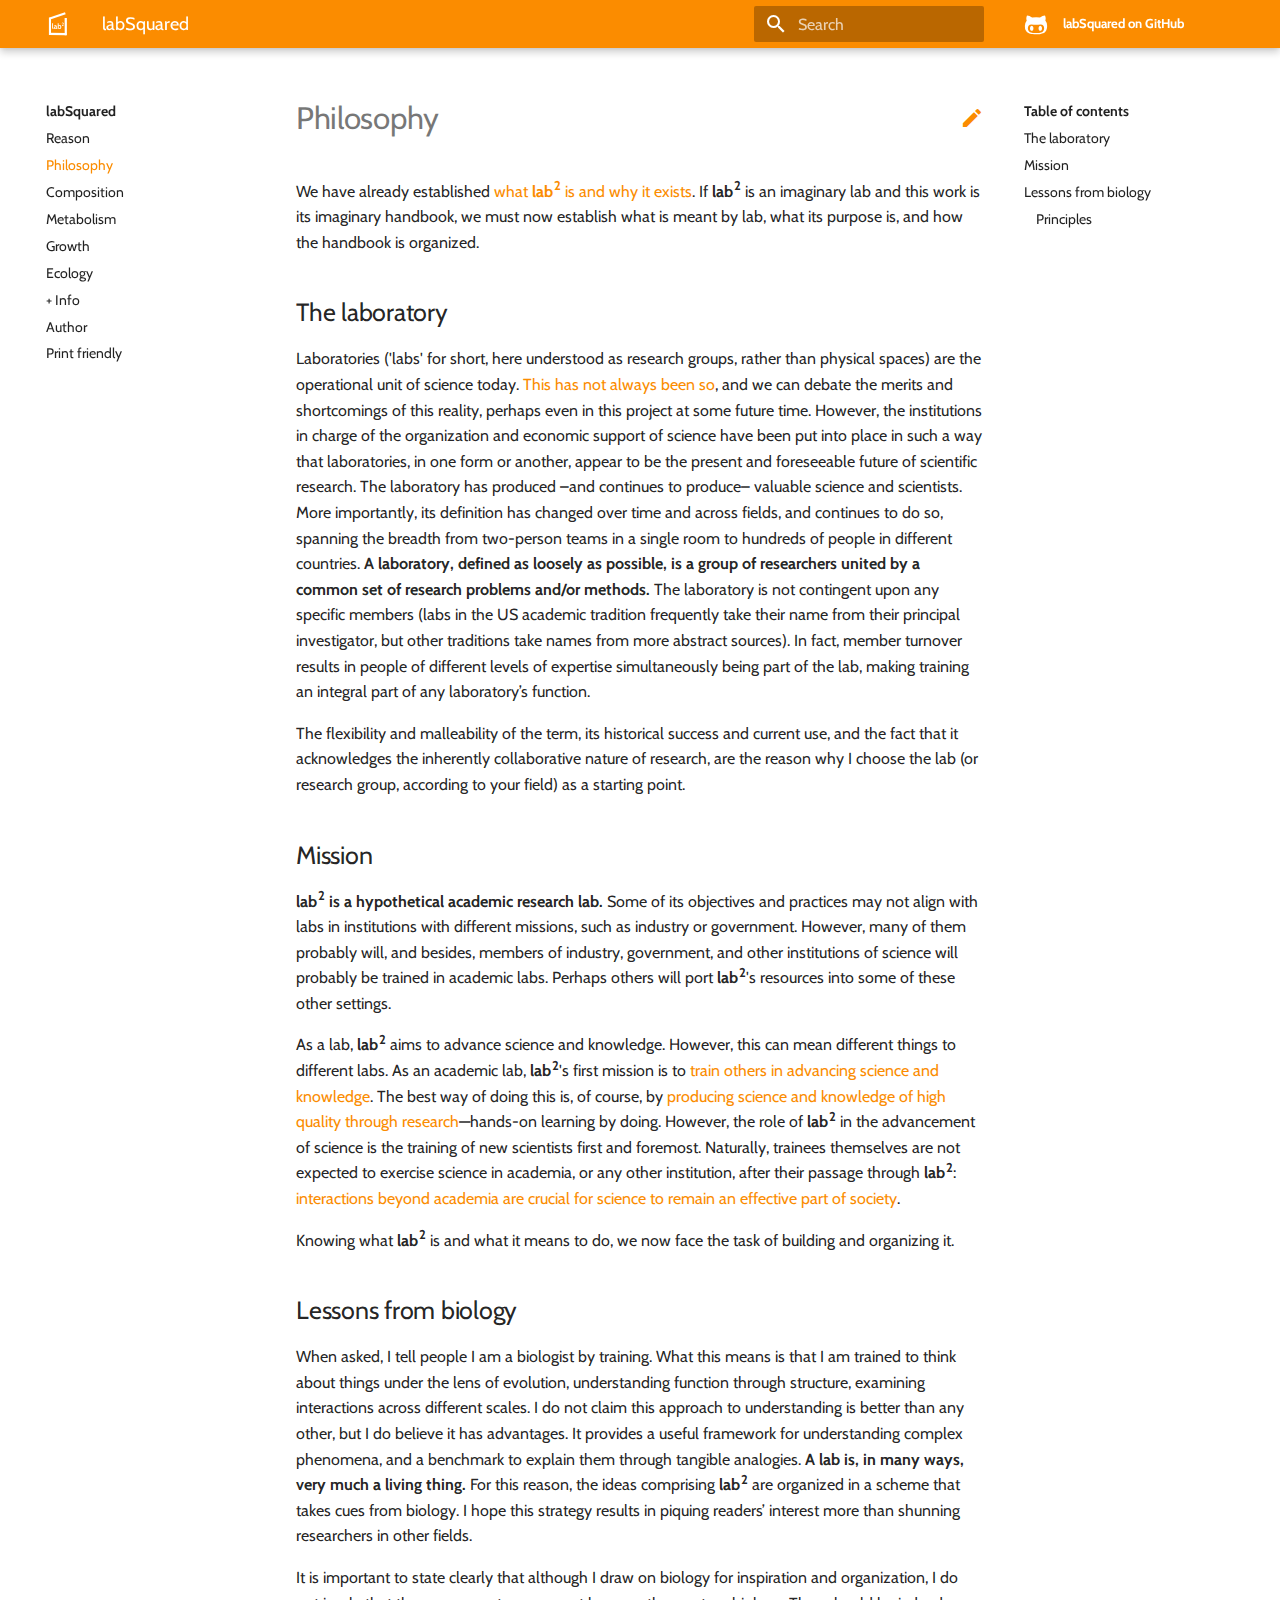
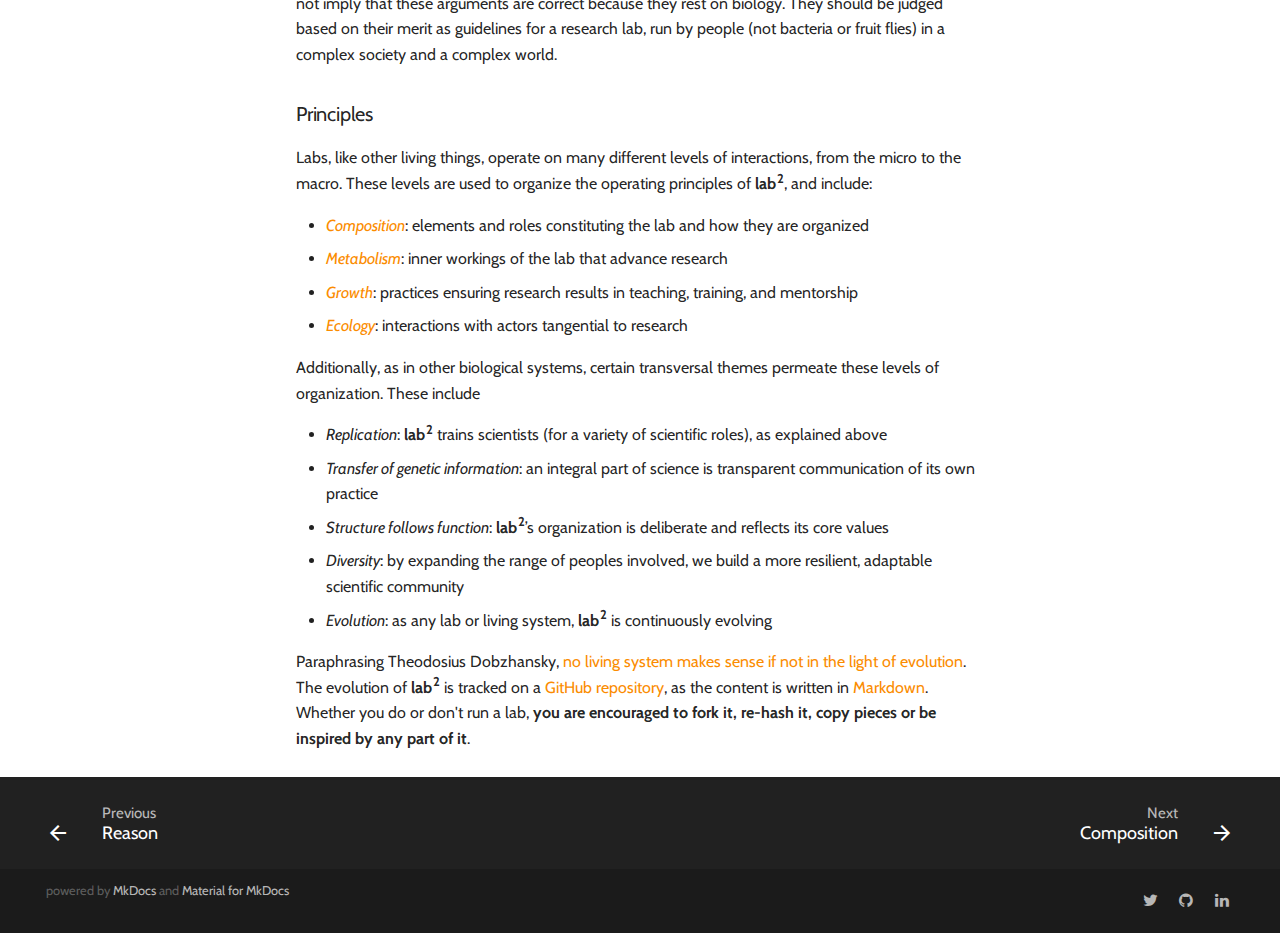
<file: site/philosophy/index.html>
<!doctype html>
<html lang="en" class="no-js">
  <head>
    
      <meta charset="utf-8">
      <meta name="viewport" content="width=device-width,initial-scale=1">
      <meta http-equiv="x-ua-compatible" content="ie=edge">
      
        <meta name="description" content="*A laboratory laboratory.* Manifesto for the lab of the (a) future.">
      
      
        <link rel="canonical" href="https://lab-squared.github.io/philosophy/">
      
      
        <meta name="author" content="Pablo Cárdenas">
      
      
        <meta name="lang:clipboard.copy" content="Copy to clipboard">
      
        <meta name="lang:clipboard.copied" content="Copied to clipboard">
      
        <meta name="lang:search.language" content="en">
      
        <meta name="lang:search.pipeline.stopwords" content="True">
      
        <meta name="lang:search.pipeline.trimmer" content="True">
      
        <meta name="lang:search.result.none" content="No matching documents">
      
        <meta name="lang:search.result.one" content="1 matching document">
      
        <meta name="lang:search.result.other" content="# matching documents">
      
        <meta name="lang:search.tokenizer" content="[\s\-]+">
      
      <link rel="shortcut icon" href="../img/favicon-96x96.png">
      <meta name="generator" content="mkdocs-1.0.4, mkdocs-material-4.6.0">
    
    
      
        <title>Philosophy - labSquared</title>
      
    
    
      <link rel="stylesheet" href="../assets/stylesheets/application.1b62728e.css">
      
        <link rel="stylesheet" href="../assets/stylesheets/application-palette.a8b3c06d.css">
      
      
        
        
        <meta name="theme-color" content="#fb8c00">
      
    
    
      <script src="../assets/javascripts/modernizr.268332fc.js"></script>
    
    
      
        <link href="https://fonts.gstatic.com" rel="preconnect" crossorigin>
        <link rel="stylesheet" href="https://fonts.googleapis.com/css?family=Cabin:300,400,400i,700%7CUbuntu+Mono&display=fallback">
        <style>body,input{font-family:"Cabin","Helvetica Neue",Helvetica,Arial,sans-serif}code,kbd,pre{font-family:"Ubuntu Mono","Courier New",Courier,monospace}</style>
      
    
    <link rel="stylesheet" href="../assets/fonts/material-icons.css">
    
    
    
      
        
<script>
  window.ga = window.ga || function() {
    (ga.q = ga.q || []).push(arguments)
  }
  ga.l = +new Date
  /* Setup integration and send page view */
  ga("create", "UA-123988123-2", "auto")
  ga("set", "anonymizeIp", true)
  ga("send", "pageview")
  /* Register handler to log search on blur */
  document.addEventListener("DOMContentLoaded", () => {
    if (document.forms.search) {
      var query = document.forms.search.query
      query.addEventListener("blur", function() {
        if (this.value) {
          var path = document.location.pathname;
          ga("send", "pageview", path + "?q=" + this.value)
        }
      })
    }
  })
</script>
<script async src="https://www.google-analytics.com/analytics.js"></script>
      
    
    
  </head>
  
    
    
    <body dir="ltr" data-md-color-primary="orange" data-md-color-accent="indigo">
  
    <svg class="md-svg">
      <defs>
        
        
          <svg xmlns="http://www.w3.org/2000/svg" width="416" height="448" viewBox="0 0 416 448" id="__github"><path fill="currentColor" d="M160 304q0 10-3.125 20.5t-10.75 19T128 352t-18.125-8.5-10.75-19T96 304t3.125-20.5 10.75-19T128 256t18.125 8.5 10.75 19T160 304zm160 0q0 10-3.125 20.5t-10.75 19T288 352t-18.125-8.5-10.75-19T256 304t3.125-20.5 10.75-19T288 256t18.125 8.5 10.75 19T320 304zm40 0q0-30-17.25-51T296 232q-10.25 0-48.75 5.25Q229.5 240 208 240t-39.25-2.75Q130.75 232 120 232q-29.5 0-46.75 21T56 304q0 22 8 38.375t20.25 25.75 30.5 15 35 7.375 37.25 1.75h42q20.5 0 37.25-1.75t35-7.375 30.5-15 20.25-25.75T360 304zm56-44q0 51.75-15.25 82.75-9.5 19.25-26.375 33.25t-35.25 21.5-42.5 11.875-42.875 5.5T212 416q-19.5 0-35.5-.75t-36.875-3.125-38.125-7.5-34.25-12.875T37 371.5t-21.5-28.75Q0 312 0 260q0-59.25 34-99-6.75-20.5-6.75-42.5 0-29 12.75-54.5 27 0 47.5 9.875t47.25 30.875Q171.5 96 212 96q37 0 70 8 26.25-20.5 46.75-30.25T376 64q12.75 25.5 12.75 54.5 0 21.75-6.75 42 34 40 34 99.5z"/></svg>
        
      </defs>
    </svg>
    <input class="md-toggle" data-md-toggle="drawer" type="checkbox" id="__drawer" autocomplete="off">
    <input class="md-toggle" data-md-toggle="search" type="checkbox" id="__search" autocomplete="off">
    <label class="md-overlay" data-md-component="overlay" for="__drawer"></label>
    
      <a href="#philosophy" tabindex="1" class="md-skip">
        Skip to content
      </a>
    
    
      <header class="md-header" data-md-component="header">
  <nav class="md-header-nav md-grid">
    <div class="md-flex">
      <div class="md-flex__cell md-flex__cell--shrink">
        <a href="https://lab-squared.github.io/" title="labSquared" class="md-header-nav__button md-logo">
          
            <img src="../img/labSquared_logo_w.svg" width="24" height="24">
          
        </a>
      </div>
      <div class="md-flex__cell md-flex__cell--shrink">
        <label class="md-icon md-icon--menu md-header-nav__button" for="__drawer"></label>
      </div>
      <div class="md-flex__cell md-flex__cell--stretch">
        <div class="md-flex__ellipsis md-header-nav__title" data-md-component="title">
          
            <span class="md-header-nav__topic">
              labSquared
            </span>
            <span class="md-header-nav__topic">
              
                Philosophy
              
            </span>
          
        </div>
      </div>
      <div class="md-flex__cell md-flex__cell--shrink">
        
          <label class="md-icon md-icon--search md-header-nav__button" for="__search"></label>
          
<div class="md-search" data-md-component="search" role="dialog">
  <label class="md-search__overlay" for="__search"></label>
  <div class="md-search__inner" role="search">
    <form class="md-search__form" name="search">
      <input type="text" class="md-search__input" name="query" placeholder="Search" autocapitalize="off" autocorrect="off" autocomplete="off" spellcheck="false" data-md-component="query" data-md-state="active">
      <label class="md-icon md-search__icon" for="__search"></label>
      <button type="reset" class="md-icon md-search__icon" data-md-component="reset" tabindex="-1">
        &#xE5CD;
      </button>
    </form>
    <div class="md-search__output">
      <div class="md-search__scrollwrap" data-md-scrollfix>
        <div class="md-search-result" data-md-component="result">
          <div class="md-search-result__meta">
            Type to start searching
          </div>
          <ol class="md-search-result__list"></ol>
        </div>
      </div>
    </div>
  </div>
</div>
        
      </div>
      
        <div class="md-flex__cell md-flex__cell--shrink">
          <div class="md-header-nav__source">
            


  

<a href="https://github.com/pablocarderam/labSquared/" title="Go to repository" class="md-source" data-md-source="github">
  
    <div class="md-source__icon">
      <svg viewBox="0 0 24 24" width="24" height="24">
        <use xlink:href="#__github" width="24" height="24"></use>
      </svg>
    </div>
  
  <div class="md-source__repository">
    labSquared on GitHub
  </div>
</a>
          </div>
        </div>
      
    </div>
  </nav>
</header>
    
    <div class="md-container">
      
        
      
      
      <main class="md-main" role="main">
        <div class="md-main__inner md-grid" data-md-component="container">
          
            
              <div class="md-sidebar md-sidebar--primary" data-md-component="navigation">
                <div class="md-sidebar__scrollwrap">
                  <div class="md-sidebar__inner">
                    <nav class="md-nav md-nav--primary" data-md-level="0">
  <label class="md-nav__title md-nav__title--site" for="__drawer">
    <a href="https://lab-squared.github.io/" title="labSquared" class="md-nav__button md-logo">
      
        <img src="../img/labSquared_logo_w.svg" width="48" height="48">
      
    </a>
    labSquared
  </label>
  
    <div class="md-nav__source">
      


  

<a href="https://github.com/pablocarderam/labSquared/" title="Go to repository" class="md-source" data-md-source="github">
  
    <div class="md-source__icon">
      <svg viewBox="0 0 24 24" width="24" height="24">
        <use xlink:href="#__github" width="24" height="24"></use>
      </svg>
    </div>
  
  <div class="md-source__repository">
    labSquared on GitHub
  </div>
</a>
    </div>
  
  <ul class="md-nav__list" data-md-scrollfix>
    
      
      
      


  <li class="md-nav__item">
    <a href=".." title="Reason" class="md-nav__link">
      Reason
    </a>
  </li>

    
      
      
      

  


  <li class="md-nav__item md-nav__item--active">
    
    <input class="md-toggle md-nav__toggle" data-md-toggle="toc" type="checkbox" id="__toc">
    
      
    
    
      <label class="md-nav__link md-nav__link--active" for="__toc">
        Philosophy
      </label>
    
    <a href="./" title="Philosophy" class="md-nav__link md-nav__link--active">
      Philosophy
    </a>
    
      
<nav class="md-nav md-nav--secondary">
  
  
    
  
  
    <label class="md-nav__title" for="__toc">Table of contents</label>
    <ul class="md-nav__list" data-md-scrollfix>
      
        <li class="md-nav__item">
  <a href="#the-laboratory" class="md-nav__link">
    The laboratory
  </a>
  
</li>
      
        <li class="md-nav__item">
  <a href="#mission" class="md-nav__link">
    Mission
  </a>
  
</li>
      
        <li class="md-nav__item">
  <a href="#lessons-from-biology" class="md-nav__link">
    Lessons from biology
  </a>
  
    <nav class="md-nav">
      <ul class="md-nav__list">
        
          <li class="md-nav__item">
  <a href="#principles" class="md-nav__link">
    Principles
  </a>
  
</li>
        
      </ul>
    </nav>
  
</li>
      
      
      
      
      
    </ul>
  
</nav>
    
  </li>

    
      
      
      


  <li class="md-nav__item">
    <a href="../composition/" title="Composition" class="md-nav__link">
      Composition
    </a>
  </li>

    
      
      
      


  <li class="md-nav__item">
    <a href="../metabolism/" title="Metabolism" class="md-nav__link">
      Metabolism
    </a>
  </li>

    
      
      
      


  <li class="md-nav__item">
    <a href="../growth/" title="Growth" class="md-nav__link">
      Growth
    </a>
  </li>

    
      
      
      


  <li class="md-nav__item">
    <a href="../ecology/" title="Ecology" class="md-nav__link">
      Ecology
    </a>
  </li>

    
      
      
      


  <li class="md-nav__item">
    <a href="../info/" title="+ Info" class="md-nav__link">
      + Info
    </a>
  </li>

    
      
      
      


  <li class="md-nav__item">
    <a href="../author/" title="Author" class="md-nav__link">
      Author
    </a>
  </li>

    
      
      
      


  <li class="md-nav__item">
    <a href="../full/" title="Print friendly" class="md-nav__link">
      Print friendly
    </a>
  </li>

    
  </ul>
</nav>
                  </div>
                </div>
              </div>
            
            
              <div class="md-sidebar md-sidebar--secondary" data-md-component="toc">
                <div class="md-sidebar__scrollwrap">
                  <div class="md-sidebar__inner">
                    
<nav class="md-nav md-nav--secondary">
  
  
    
  
  
    <label class="md-nav__title" for="__toc">Table of contents</label>
    <ul class="md-nav__list" data-md-scrollfix>
      
        <li class="md-nav__item">
  <a href="#the-laboratory" class="md-nav__link">
    The laboratory
  </a>
  
</li>
      
        <li class="md-nav__item">
  <a href="#mission" class="md-nav__link">
    Mission
  </a>
  
</li>
      
        <li class="md-nav__item">
  <a href="#lessons-from-biology" class="md-nav__link">
    Lessons from biology
  </a>
  
    <nav class="md-nav">
      <ul class="md-nav__list">
        
          <li class="md-nav__item">
  <a href="#principles" class="md-nav__link">
    Principles
  </a>
  
</li>
        
      </ul>
    </nav>
  
</li>
      
      
      
      
      
    </ul>
  
</nav>
                  </div>
                </div>
              </div>
            
          
          <div class="md-content">
            <article class="md-content__inner md-typeset">
              
                
                  <a href="https://github.com/pablocarderam/labSquared/edit/master/docs/philosophy.md" title="Edit this page" class="md-icon md-content__icon">&#xE3C9;</a>
                
                
                <h1 id="philosophy">Philosophy</h1>
<p>We have already established <a href="..">what <strong>lab<sup>2</sup></strong> is and why it exists</a>. If <strong>lab<sup>2</sup></strong> is an imaginary lab and this work is its imaginary handbook, we must now establish what is meant by lab, what its purpose is, and how the handbook is organized.</p>
<h2 id="the-laboratory">The laboratory</h2>
<p>Laboratories ('labs' for short, here understood as research groups, rather than physical spaces) are the operational unit of science today. <a href="https://www.press.uchicago.edu/ucp/books/book/chicago/S/bo29143181.html">This has not always been so</a>, and we can debate the merits and shortcomings of this reality, perhaps even in this project at some future time. However, the institutions in charge of the organization and economic support of science have been put into place in such a way that laboratories, in one form or another, appear to be the present and foreseeable future of scientific research. The laboratory has produced –and continues to produce– valuable science and scientists. More importantly, its definition has changed over time and across fields, and continues to do so, spanning the breadth from two-person teams in a single room to hundreds of people in different countries. <strong>A laboratory, defined as loosely as possible, is a group of researchers united by a common set of research problems and/or methods.</strong> The laboratory is not contingent upon any specific members (labs in the US academic tradition frequently take their name from their principal investigator, but other traditions take names from more abstract sources). In fact, member turnover results in people of different levels of expertise simultaneously being part of the lab, making training an integral part of any laboratory’s function.</p>
<p>The flexibility and malleability of the term, its historical success and current use, and the fact that it acknowledges the inherently collaborative nature of research, are the reason why I choose the lab (or research group, according to your field) as a starting point.</p>
<h2 id="mission">Mission</h2>
<p><strong>lab<sup>2</sup> is a hypothetical academic research lab.</strong> Some of its objectives and practices may not align with labs in institutions with different missions, such as industry or government. However, many of them probably will, and besides, members of industry, government, and other institutions of science will probably be trained in academic labs. Perhaps others will port <strong>lab<sup>2</sup></strong>'s resources into some of these other settings.</p>
<p>As a lab, <strong>lab<sup>2</sup></strong> aims to advance science and knowledge. However, this can mean different things to different labs. As an academic lab, <strong>lab<sup>2</sup></strong>'s first mission is to <a href="../growth/">train others in advancing science and knowledge</a>. The best way of doing this is, of course, by <a href="../metabolism/">producing science and knowledge of high quality through research</a>—hands-on learning by doing. However, the role of <strong>lab<sup>2</sup></strong> in the advancement of science is the training of new scientists first and foremost. Naturally, trainees themselves are not expected to exercise science in academia, or any other institution, after their passage through <strong>lab<sup>2</sup></strong>: <a href="../ecology/">interactions beyond academia are crucial for science to remain an effective part of society</a>.</p>
<p>Knowing what <strong>lab<sup>2</sup></strong> is and what it means to do, we now face the task of building and organizing it.</p>
<h2 id="lessons-from-biology">Lessons from biology</h2>
<p>When asked, I tell people I am a biologist by training. What this means is that I am trained to think about things under the lens of evolution, understanding function through structure, examining interactions across different scales. I do not claim this approach to understanding is better than any other, but I do believe it has advantages. It provides a useful framework for understanding complex phenomena, and a benchmark to explain them through tangible analogies. <strong>A lab is, in many ways, very much a living thing.</strong> For this reason, the ideas comprising <strong>lab<sup>2</sup></strong> are organized in a scheme that takes cues from biology. I hope this strategy results in piquing readers’ interest more than shunning researchers in other fields.</p>
<p>It is important to state clearly that although I draw on biology for inspiration and organization, I do not imply that these arguments are correct because they rest on biology. They should be judged based on their merit as guidelines for a research lab, run by people (not bacteria or fruit flies) in a complex society and a complex world.</p>
<h3 id="principles">Principles</h3>
<p>Labs, like other living things, operate on many different levels of interactions, from the micro to the macro. These levels are used to organize the operating principles of <strong>lab<sup>2</sup></strong>, and include:</p>
<ul>
<li><a href="../composition/"><em>Composition</em></a>: elements and roles constituting the lab and how they are organized</li>
<li><a href="../metabolism/"><em>Metabolism</em></a>: inner workings of the lab that advance research</li>
<li><a href="../growth/"><em>Growth</em></a>: practices ensuring research results in teaching, training, and mentorship</li>
<li><a href="../ecology/"><em>Ecology</em></a>: interactions with actors tangential to research</li>
</ul>
<p>Additionally, as in other biological systems, certain transversal themes permeate these levels of organization. These include</p>
<ul>
<li><em>Replication</em>: <strong>lab<sup>2</sup></strong> trains scientists (for a variety of scientific roles), as explained above</li>
<li><em>Transfer of genetic information</em>: an integral part of science is transparent communication of its own practice</li>
<li><em>Structure follows function</em>: <strong>lab<sup>2</sup></strong>’s organization is deliberate and reflects its core values</li>
<li><em>Diversity</em>: by expanding the range of peoples involved, we build a more resilient, adaptable scientific community</li>
<li><em>Evolution</em>: as any lab or living system, <strong>lab<sup>2</sup></strong> is continuously evolving</li>
</ul>
<p>Paraphrasing Theodosius Dobzhansky, <a href="https://doi.org/10.1093%2Ficb%2F4.4.443">no living system makes sense if not in the light of evolution</a>. The evolution of <strong>lab<sup>2</sup></strong> is tracked on a <a href="https://github.com/pablocarderam/labSquared/">GitHub repository</a>, as the content is written in <a href="https://www.markdownguide.org/">Markdown</a>. Whether you do or don't run a lab, <strong>you are encouraged to fork it, re-hash it, copy pieces or be inspired by any part of it</strong>.</p>
                
                  
                
                
              
              
                


              
            </article>
          </div>
        </div>
      </main>
      
        
<footer class="md-footer">
  
    <div class="md-footer-nav">
      <nav class="md-footer-nav__inner md-grid">
        
          <a href=".." title="Reason" class="md-flex md-footer-nav__link md-footer-nav__link--prev" rel="prev">
            <div class="md-flex__cell md-flex__cell--shrink">
              <i class="md-icon md-icon--arrow-back md-footer-nav__button"></i>
            </div>
            <div class="md-flex__cell md-flex__cell--stretch md-footer-nav__title">
              <span class="md-flex__ellipsis">
                <span class="md-footer-nav__direction">
                  Previous
                </span>
                Reason
              </span>
            </div>
          </a>
        
        
          <a href="../composition/" title="Composition" class="md-flex md-footer-nav__link md-footer-nav__link--next" rel="next">
            <div class="md-flex__cell md-flex__cell--stretch md-footer-nav__title">
              <span class="md-flex__ellipsis">
                <span class="md-footer-nav__direction">
                  Next
                </span>
                Composition
              </span>
            </div>
            <div class="md-flex__cell md-flex__cell--shrink">
              <i class="md-icon md-icon--arrow-forward md-footer-nav__button"></i>
            </div>
          </a>
        
      </nav>
    </div>
  
  <div class="md-footer-meta md-typeset">
    <div class="md-footer-meta__inner md-grid">
      <div class="md-footer-copyright">
        
        powered by
        <a href="https://www.mkdocs.org">MkDocs</a>
        and
        <a href="https://squidfunk.github.io/mkdocs-material/">
          Material for MkDocs</a>
      </div>
      
  <div class="md-footer-social">
    <link rel="stylesheet" href="../assets/fonts/font-awesome.css">
    
      <a href="https://twitter.com/pcr_guy" class="md-footer-social__link fa fa-twitter"></a>
    
      <a href="https://github.com/pablocarderam" class="md-footer-social__link fa fa-github"></a>
    
      <a href="https://www.linkedin.com/in/pablocarderam" class="md-footer-social__link fa fa-linkedin"></a>
    
  </div>

    </div>
  </div>
</footer>
      
    </div>
    
      <script src="../assets/javascripts/application.808e90bb.js"></script>
      
      <script>app.initialize({version:"1.0.4",url:{base:".."}})</script>
      
    
  </body>
</html>
</file>
<file: site/assets/stylesheets/application.1b62728e.css>
html{box-sizing:border-box}*,:after,:before{box-sizing:inherit}html{-webkit-text-size-adjust:none;-moz-text-size-adjust:none;-ms-text-size-adjust:none;text-size-adjust:none}body{margin:0}hr{overflow:visible;box-sizing:content-box}a{-webkit-text-decoration-skip:objects}a,button,input,label{-webkit-tap-highlight-color:transparent}a{color:inherit;text-decoration:none}small,sub,sup{font-size:80%}sub,sup{position:relative;line-height:0;vertical-align:baseline}sub{bottom:-.25em}sup{top:-.5em}img{border-style:none}table{border-collapse:separate;border-spacing:0}td,th{font-weight:400;vertical-align:top}button{margin:0;padding:0;border:0;outline-style:none;background:transparent;font-size:inherit}input{border:0;outline:0}.md-clipboard:before,.md-icon,.md-nav__button,.md-nav__link:after,.md-nav__title:before,.md-search-result__article--document:before,.md-source-file:before,.md-typeset .admonition>.admonition-title:before,.md-typeset .admonition>summary:before,.md-typeset .critic.comment:before,.md-typeset .footnote-backref,.md-typeset .task-list-control .task-list-indicator:before,.md-typeset details>.admonition-title:before,.md-typeset details>summary:before,.md-typeset summary:after{font-family:Material Icons;font-style:normal;font-variant:normal;font-weight:400;line-height:1;text-transform:none;white-space:nowrap;speak:none;word-wrap:normal;direction:ltr}.md-content__icon,.md-footer-nav__button,.md-header-nav__button,.md-nav__button,.md-nav__title:before,.md-search-result__article--document:before{display:inline-block;margin:.2rem;padding:.4rem;font-size:1.2rem;cursor:pointer}.md-icon--arrow-back:before{content:""}.md-icon--arrow-forward:before{content:""}.md-icon--menu:before{content:""}.md-icon--search:before{content:""}[dir=rtl] .md-icon--arrow-back:before{content:""}[dir=rtl] .md-icon--arrow-forward:before{content:""}body{-webkit-font-smoothing:antialiased;-moz-osx-font-smoothing:grayscale}body,input{color:rgba(0,0,0,.87);font-feature-settings:"kern","liga";font-family:Helvetica Neue,Helvetica,Arial,sans-serif}code,kbd,pre{color:rgba(0,0,0,.87);font-feature-settings:"kern";font-family:Courier New,Courier,monospace}.md-typeset{font-size:.8rem;line-height:1.6;-webkit-print-color-adjust:exact}.md-typeset blockquote,.md-typeset ol,.md-typeset p,.md-typeset ul{margin:1em 0}.md-typeset h1{margin:0 0 2rem;color:rgba(0,0,0,.54);font-size:1.5625rem;line-height:1.3}.md-typeset h1,.md-typeset h2{font-weight:300;letter-spacing:-.01em}.md-typeset h2{margin:2rem 0 .8rem;font-size:1.25rem;line-height:1.4}.md-typeset h3{margin:1.6rem 0 .8rem;font-size:1rem;font-weight:400;letter-spacing:-.01em;line-height:1.5}.md-typeset h2+h3{margin-top:.8rem}.md-typeset h4{font-size:.8rem}.md-typeset h4,.md-typeset h5,.md-typeset h6{margin:.8rem 0;font-weight:700;letter-spacing:-.01em}.md-typeset h5,.md-typeset h6{color:rgba(0,0,0,.54);font-size:.64rem}.md-typeset h5{text-transform:uppercase}.md-typeset hr{margin:1.5em 0;border-bottom:.05rem dotted rgba(0,0,0,.26)}.md-typeset a{color:#3f51b5;word-break:break-word}.md-typeset a,.md-typeset a:before{-webkit-transition:color .125s;transition:color .125s}.md-typeset a:active,.md-typeset a:hover{color:#536dfe}.md-typeset code,.md-typeset pre{background-color:hsla(0,0%,92.5%,.5);color:#37474f;font-size:85%;direction:ltr}.md-typeset code{margin:0 .29412em;padding:.07353em 0;border-radius:.1rem;box-shadow:.29412em 0 0 hsla(0,0%,92.5%,.5),-.29412em 0 0 hsla(0,0%,92.5%,.5);word-break:break-word;-webkit-box-decoration-break:clone;box-decoration-break:clone}.md-typeset h1 code,.md-typeset h2 code,.md-typeset h3 code,.md-typeset h4 code,.md-typeset h5 code,.md-typeset h6 code{margin:0;background-color:transparent;box-shadow:none}.md-typeset a>code{margin:inherit;padding:inherit;border-radius:initial;background-color:inherit;color:inherit;box-shadow:none}.md-typeset pre{position:relative;margin:1em 0;border-radius:.1rem;line-height:1.4;-webkit-overflow-scrolling:touch}.md-typeset pre>code{display:block;margin:0;padding:.525rem .6rem;background-color:transparent;font-size:inherit;box-shadow:none;-webkit-box-decoration-break:slice;box-decoration-break:slice;overflow:auto}.md-typeset pre>code::-webkit-scrollbar{width:.2rem;height:.2rem}.md-typeset pre>code::-webkit-scrollbar-thumb{background-color:rgba(0,0,0,.26)}.md-typeset pre>code::-webkit-scrollbar-thumb:hover{background-color:#536dfe}.md-typeset kbd{padding:0 .29412em;border-radius:.15rem;border:.05rem solid #c9c9c9;border-bottom-color:#bcbcbc;background-color:#fcfcfc;color:#555;font-size:85%;box-shadow:0 .05rem 0 #b0b0b0;word-break:break-word}.md-typeset mark{margin:0 .25em;padding:.0625em 0;border-radius:.1rem;background-color:rgba(255,235,59,.5);box-shadow:.25em 0 0 rgba(255,235,59,.5),-.25em 0 0 rgba(255,235,59,.5);word-break:break-word;-webkit-box-decoration-break:clone;box-decoration-break:clone}.md-typeset abbr{border-bottom:.05rem dotted rgba(0,0,0,.54);text-decoration:none;cursor:help}.md-typeset small{opacity:.75}.md-typeset sub,.md-typeset sup{margin-left:.07812em}[dir=rtl] .md-typeset sub,[dir=rtl] .md-typeset sup{margin-right:.07812em;margin-left:0}.md-typeset blockquote{padding-left:.6rem;border-left:.2rem solid rgba(0,0,0,.26);color:rgba(0,0,0,.54)}[dir=rtl] .md-typeset blockquote{padding-right:.6rem;padding-left:0;border-right:.2rem solid rgba(0,0,0,.26);border-left:initial}.md-typeset ul{list-style-type:disc}.md-typeset ol,.md-typeset ul{margin-left:.625em;padding:0}[dir=rtl] .md-typeset ol,[dir=rtl] .md-typeset ul{margin-right:.625em;margin-left:0}.md-typeset ol ol,.md-typeset ul ol{list-style-type:lower-alpha}.md-typeset ol ol ol,.md-typeset ul ol ol{list-style-type:lower-roman}.md-typeset ol li,.md-typeset ul li{margin-bottom:.5em;margin-left:1.25em}[dir=rtl] .md-typeset ol li,[dir=rtl] .md-typeset ul li{margin-right:1.25em;margin-left:0}.md-typeset ol li blockquote,.md-typeset ol li p,.md-typeset ul li blockquote,.md-typeset ul li p{margin:.5em 0}.md-typeset ol li:last-child,.md-typeset ul li:last-child{margin-bottom:0}.md-typeset ol li ol,.md-typeset ol li ul,.md-typeset ul li ol,.md-typeset ul li ul{margin:.5em 0 .5em .625em}[dir=rtl] .md-typeset ol li ol,[dir=rtl] .md-typeset ol li ul,[dir=rtl] .md-typeset ul li ol,[dir=rtl] .md-typeset ul li ul{margin-right:.625em;margin-left:0}.md-typeset dd{margin:1em 0 1em 1.875em}[dir=rtl] .md-typeset dd{margin-right:1.875em;margin-left:0}.md-typeset iframe,.md-typeset img,.md-typeset svg{max-width:100%}.md-typeset table:not([class]){box-shadow:0 2px 2px 0 rgba(0,0,0,.14),0 1px 5px 0 rgba(0,0,0,.12),0 3px 1px -2px rgba(0,0,0,.2);display:inline-block;max-width:100%;border-radius:.1rem;font-size:.64rem;overflow:auto;-webkit-overflow-scrolling:touch}.md-typeset table:not([class])+*{margin-top:1.5em}.md-typeset table:not([class]) td:not([align]),.md-typeset table:not([class]) th:not([align]){text-align:left}[dir=rtl] .md-typeset table:not([class]) td:not([align]),[dir=rtl] .md-typeset table:not([class]) th:not([align]){text-align:right}.md-typeset table:not([class]) th{min-width:5rem;padding:.6rem .8rem;background-color:rgba(0,0,0,.54);color:#fff;vertical-align:top}.md-typeset table:not([class]) td{padding:.6rem .8rem;border-top:.05rem solid rgba(0,0,0,.07);vertical-align:top}.md-typeset table:not([class]) tr{-webkit-transition:background-color .125s;transition:background-color .125s}.md-typeset table:not([class]) tr:hover{background-color:rgba(0,0,0,.035);box-shadow:inset 0 .05rem 0 #fff}.md-typeset table:not([class]) tr:first-child td{border-top:0}.md-typeset table:not([class]) a{word-break:normal}.md-typeset__scrollwrap{margin:1em -.8rem;overflow-x:auto;-webkit-overflow-scrolling:touch}.md-typeset .md-typeset__table{display:inline-block;margin-bottom:.5em;padding:0 .8rem}.md-typeset .md-typeset__table table{display:table;width:100%;margin:0;overflow:hidden}html{font-size:125%;overflow-x:hidden}body,html{height:100%}body{position:relative;font-size:.5rem}hr{display:block;height:.05rem;padding:0;border:0}.md-svg{display:none}.md-grid{max-width:61rem;margin-right:auto;margin-left:auto}.md-container,.md-main{overflow:auto}.md-container{display:table;width:100%;height:100%;padding-top:2.4rem;table-layout:fixed}.md-main{display:table-row;height:100%}.md-main__inner{height:100%;padding-top:1.5rem;padding-bottom:.05rem}.md-toggle{display:none}.md-overlay{position:fixed;top:0;width:0;height:0;-webkit-transition:width 0s .25s,height 0s .25s,opacity .25s;transition:width 0s .25s,height 0s .25s,opacity .25s;background-color:rgba(0,0,0,.54);opacity:0;z-index:3}.md-flex{display:table}.md-flex__cell{display:table-cell;position:relative;vertical-align:top}.md-flex__cell--shrink{width:0}.md-flex__cell--stretch{display:table;width:100%;table-layout:fixed}.md-flex__ellipsis{display:table-cell;text-overflow:ellipsis;white-space:nowrap;overflow:hidden}.md-skip{position:fixed;width:.05rem;height:.05rem;margin:.5rem;padding:.3rem .5rem;-webkit-transform:translateY(.4rem);transform:translateY(.4rem);border-radius:.1rem;background-color:rgba(0,0,0,.87);color:#fff;font-size:.64rem;opacity:0;overflow:hidden}.md-skip:focus{width:auto;height:auto;clip:auto;-webkit-transform:translateX(0);transform:translateX(0);-webkit-transition:opacity .175s 75ms,-webkit-transform .25s cubic-bezier(.4,0,.2,1);transition:opacity .175s 75ms,-webkit-transform .25s cubic-bezier(.4,0,.2,1);transition:transform .25s cubic-bezier(.4,0,.2,1),opacity .175s 75ms;transition:transform .25s cubic-bezier(.4,0,.2,1),opacity .175s 75ms,-webkit-transform .25s cubic-bezier(.4,0,.2,1);opacity:1;z-index:10}@page{margin:25mm}.md-clipboard{position:absolute;top:.3rem;right:.3rem;width:1.4rem;height:1.4rem;border-radius:.1rem;font-size:.8rem;cursor:pointer;z-index:1;-webkit-backface-visibility:hidden;backface-visibility:hidden}.md-clipboard:before{-webkit-transition:color .25s,opacity .25s;transition:color .25s,opacity .25s;color:rgba(0,0,0,.07);content:"\E14D"}.codehilite:hover .md-clipboard:before,.md-typeset .highlight:hover .md-clipboard:before,pre:hover .md-clipboard:before{color:rgba(0,0,0,.54)}.md-clipboard:focus:before,.md-clipboard:hover:before{color:#536dfe}.md-clipboard__message{display:block;position:absolute;top:0;right:1.7rem;padding:.3rem .5rem;-webkit-transform:translateX(.4rem);transform:translateX(.4rem);-webkit-transition:opacity .175s,-webkit-transform .25s cubic-bezier(.9,.1,.9,0);transition:opacity .175s,-webkit-transform .25s cubic-bezier(.9,.1,.9,0);transition:transform .25s cubic-bezier(.9,.1,.9,0),opacity .175s;transition:transform .25s cubic-bezier(.9,.1,.9,0),opacity .175s,-webkit-transform .25s cubic-bezier(.9,.1,.9,0);border-radius:.1rem;background-color:rgba(0,0,0,.54);color:#fff;font-size:.64rem;white-space:nowrap;opacity:0;pointer-events:none}.md-clipboard__message--active{-webkit-transform:translateX(0);transform:translateX(0);-webkit-transition:opacity .175s 75ms,-webkit-transform .25s cubic-bezier(.4,0,.2,1);transition:opacity .175s 75ms,-webkit-transform .25s cubic-bezier(.4,0,.2,1);transition:transform .25s cubic-bezier(.4,0,.2,1),opacity .175s 75ms;transition:transform .25s cubic-bezier(.4,0,.2,1),opacity .175s 75ms,-webkit-transform .25s cubic-bezier(.4,0,.2,1);opacity:1;pointer-events:auto}.md-clipboard__message:before{content:attr(aria-label)}.md-clipboard__message:after{display:block;position:absolute;top:50%;right:-.2rem;width:0;margin-top:-.2rem;border-color:transparent rgba(0,0,0,.54);border-style:solid;border-width:.2rem 0 .2rem .2rem;content:""}.md-content__inner{margin:0 .8rem 1.2rem;padding-top:.6rem}.md-content__inner:before{display:block;height:.4rem;content:""}.md-content__inner>:last-child{margin-bottom:0}.md-content__icon{position:relative;margin:.4rem 0;padding:0;float:right}.md-typeset .md-content__icon{color:rgba(0,0,0,.26)}.md-header{position:fixed;top:0;right:0;left:0;height:2.4rem;-webkit-transition:background-color .25s,color .25s;transition:background-color .25s,color .25s;background-color:#3f51b5;color:#fff;box-shadow:none;z-index:2;-webkit-backface-visibility:hidden;backface-visibility:hidden}.no-js .md-header{-webkit-transition:none;transition:none;box-shadow:none}.md-header[data-md-state=shadow]{-webkit-transition:background-color .25s,color .25s,box-shadow .25s;transition:background-color .25s,color .25s,box-shadow .25s;box-shadow:0 0 .2rem rgba(0,0,0,.1),0 .2rem .4rem rgba(0,0,0,.2)}.md-header-nav{padding:0 .2rem}.md-header-nav__button{position:relative;-webkit-transition:opacity .25s;transition:opacity .25s;z-index:1}.md-header-nav__button:hover{opacity:.7}.md-header-nav__button.md-logo *{display:block}.no-js .md-header-nav__button.md-icon--search{display:none}.md-header-nav__topic{display:block;position:absolute;-webkit-transition:opacity .15s,-webkit-transform .4s cubic-bezier(.1,.7,.1,1);transition:opacity .15s,-webkit-transform .4s cubic-bezier(.1,.7,.1,1);transition:transform .4s cubic-bezier(.1,.7,.1,1),opacity .15s;transition:transform .4s cubic-bezier(.1,.7,.1,1),opacity .15s,-webkit-transform .4s cubic-bezier(.1,.7,.1,1);text-overflow:ellipsis;white-space:nowrap;overflow:hidden}.md-header-nav__topic+.md-header-nav__topic{-webkit-transform:translateX(1.25rem);transform:translateX(1.25rem);-webkit-transition:opacity .15s,-webkit-transform .4s cubic-bezier(1,.7,.1,.1);transition:opacity .15s,-webkit-transform .4s cubic-bezier(1,.7,.1,.1);transition:transform .4s cubic-bezier(1,.7,.1,.1),opacity .15s;transition:transform .4s cubic-bezier(1,.7,.1,.1),opacity .15s,-webkit-transform .4s cubic-bezier(1,.7,.1,.1);opacity:0;z-index:-1;pointer-events:none}[dir=rtl] .md-header-nav__topic+.md-header-nav__topic{-webkit-transform:translateX(-1.25rem);transform:translateX(-1.25rem)}.no-js .md-header-nav__topic{position:static}.no-js .md-header-nav__topic+.md-header-nav__topic{display:none}.md-header-nav__title{padding:0 1rem;font-size:.9rem;line-height:2.4rem}.md-header-nav__title[data-md-state=active] .md-header-nav__topic{-webkit-transform:translateX(-1.25rem);transform:translateX(-1.25rem);-webkit-transition:opacity .15s,-webkit-transform .4s cubic-bezier(1,.7,.1,.1);transition:opacity .15s,-webkit-transform .4s cubic-bezier(1,.7,.1,.1);transition:transform .4s cubic-bezier(1,.7,.1,.1),opacity .15s;transition:transform .4s cubic-bezier(1,.7,.1,.1),opacity .15s,-webkit-transform .4s cubic-bezier(1,.7,.1,.1);opacity:0;z-index:-1;pointer-events:none}[dir=rtl] .md-header-nav__title[data-md-state=active] .md-header-nav__topic{-webkit-transform:translateX(1.25rem);transform:translateX(1.25rem)}.md-header-nav__title[data-md-state=active] .md-header-nav__topic+.md-header-nav__topic{-webkit-transform:translateX(0);transform:translateX(0);-webkit-transition:opacity .15s,-webkit-transform .4s cubic-bezier(.1,.7,.1,1);transition:opacity .15s,-webkit-transform .4s cubic-bezier(.1,.7,.1,1);transition:transform .4s cubic-bezier(.1,.7,.1,1),opacity .15s;transition:transform .4s cubic-bezier(.1,.7,.1,1),opacity .15s,-webkit-transform .4s cubic-bezier(.1,.7,.1,1);opacity:1;z-index:0;pointer-events:auto}.md-header-nav__source{display:none}.md-hero{-webkit-transition:background .25s;transition:background .25s;background-color:#3f51b5;color:#fff;font-size:1rem;overflow:hidden}.md-hero__inner{margin-top:1rem;padding:.8rem .8rem .4rem;-webkit-transition:opacity .25s,-webkit-transform .4s cubic-bezier(.1,.7,.1,1);transition:opacity .25s,-webkit-transform .4s cubic-bezier(.1,.7,.1,1);transition:transform .4s cubic-bezier(.1,.7,.1,1),opacity .25s;transition:transform .4s cubic-bezier(.1,.7,.1,1),opacity .25s,-webkit-transform .4s cubic-bezier(.1,.7,.1,1);-webkit-transition-delay:.1s;transition-delay:.1s}[data-md-state=hidden] .md-hero__inner{pointer-events:none;-webkit-transform:translateY(.625rem);transform:translateY(.625rem);-webkit-transition:opacity .1s 0s,-webkit-transform 0s .4s;transition:opacity .1s 0s,-webkit-transform 0s .4s;transition:transform 0s .4s,opacity .1s 0s;transition:transform 0s .4s,opacity .1s 0s,-webkit-transform 0s .4s;opacity:0}.md-hero--expand .md-hero__inner{margin-bottom:1.2rem}.md-footer-nav{background-color:rgba(0,0,0,.87);color:#fff}.md-footer-nav__inner{padding:.2rem;overflow:auto}.md-footer-nav__link{padding-top:1.4rem;padding-bottom:.4rem;-webkit-transition:opacity .25s;transition:opacity .25s}.md-footer-nav__link:hover{opacity:.7}.md-footer-nav__link--prev{width:25%;float:left}[dir=rtl] .md-footer-nav__link--prev{float:right}.md-footer-nav__link--next{width:75%;float:right;text-align:right}[dir=rtl] .md-footer-nav__link--next{float:left;text-align:left}.md-footer-nav__button{-webkit-transition:background .25s;transition:background .25s}.md-footer-nav__title{position:relative;padding:0 1rem;font-size:.9rem;line-height:2.4rem}.md-footer-nav__direction{position:absolute;right:0;left:0;margin-top:-1rem;padding:0 1rem;color:hsla(0,0%,100%,.7);font-size:.75rem}.md-footer-meta{background-color:rgba(0,0,0,.895)}.md-footer-meta__inner{padding:.2rem;overflow:auto}html .md-footer-meta.md-typeset a{color:hsla(0,0%,100%,.7)}html .md-footer-meta.md-typeset a:focus,html .md-footer-meta.md-typeset a:hover{color:#fff}.md-footer-copyright{margin:0 .6rem;padding:.4rem 0;color:hsla(0,0%,100%,.3);font-size:.64rem}.md-footer-copyright__highlight{color:hsla(0,0%,100%,.7)}.md-footer-social{margin:0 .4rem;padding:.2rem 0 .6rem}.md-footer-social__link{display:inline-block;width:1.6rem;height:1.6rem;font-size:.8rem;text-align:center}.md-footer-social__link:before{line-height:1.9}.md-nav{font-size:.7rem;line-height:1.3}.md-nav__title{display:block;padding:0 .6rem;font-weight:700;text-overflow:ellipsis;overflow:hidden}.md-nav__title:before{display:none;content:"\E5C4"}[dir=rtl] .md-nav__title:before{content:"\E5C8"}.md-nav__title .md-nav__button{display:none}.md-nav__list{margin:0;padding:0;list-style:none}.md-nav__item{padding:0 .6rem}.md-nav__item:last-child{padding-bottom:.6rem}.md-nav__item .md-nav__item{padding-right:0}[dir=rtl] .md-nav__item .md-nav__item{padding-right:.6rem;padding-left:0}.md-nav__item .md-nav__item:last-child{padding-bottom:0}.md-nav__button img{width:100%;height:auto}.md-nav__link{display:block;margin-top:.625em;-webkit-transition:color .125s;transition:color .125s;text-overflow:ellipsis;cursor:pointer;overflow:hidden}.md-nav__item--nested>.md-nav__link:after{content:"\E313"}html .md-nav__link[for=__toc],html .md-nav__link[for=__toc]+.md-nav__link:after,html .md-nav__link[for=__toc]~.md-nav{display:none}.md-nav__link[data-md-state=blur]{color:rgba(0,0,0,.54)}.md-nav__link--active,.md-nav__link:active{color:#3f51b5}.md-nav__item--nested>.md-nav__link{color:inherit}.md-nav__link:focus,.md-nav__link:hover{color:#536dfe}.md-nav__source,.no-js .md-search{display:none}.md-search__overlay{opacity:0;z-index:1}.md-search__form{position:relative}.md-search__input{position:relative;padding:0 2.2rem 0 3.6rem;text-overflow:ellipsis;z-index:2}[dir=rtl] .md-search__input{padding:0 3.6rem 0 2.2rem}.md-search__input::-webkit-input-placeholder{-webkit-transition:color .25s cubic-bezier(.1,.7,.1,1);transition:color .25s cubic-bezier(.1,.7,.1,1)}.md-search__input::-moz-placeholder{-moz-transition:color .25s cubic-bezier(.1,.7,.1,1);transition:color .25s cubic-bezier(.1,.7,.1,1)}.md-search__input:-ms-input-placeholder{-ms-transition:color .25s cubic-bezier(.1,.7,.1,1);transition:color .25s cubic-bezier(.1,.7,.1,1)}.md-search__input::-ms-input-placeholder{-ms-transition:color .25s cubic-bezier(.1,.7,.1,1);transition:color .25s cubic-bezier(.1,.7,.1,1)}.md-search__input::placeholder{-webkit-transition:color .25s cubic-bezier(.1,.7,.1,1);transition:color .25s cubic-bezier(.1,.7,.1,1)}.md-search__input::-webkit-input-placeholder{color:rgba(0,0,0,.54)}.md-search__input::-moz-placeholder{color:rgba(0,0,0,.54)}.md-search__input:-ms-input-placeholder{color:rgba(0,0,0,.54)}.md-search__input::-ms-input-placeholder{color:rgba(0,0,0,.54)}.md-search__input::placeholder,.md-search__input~.md-search__icon{color:rgba(0,0,0,.54)}.md-search__input::-ms-clear{display:none}.md-search__icon{position:absolute;-webkit-transition:color .25s cubic-bezier(.1,.7,.1,1),opacity .25s;transition:color .25s cubic-bezier(.1,.7,.1,1),opacity .25s;font-size:1.2rem;cursor:pointer;z-index:2}.md-search__icon:hover{opacity:.7}.md-search__icon[for=__search]{top:.3rem;left:.5rem}[dir=rtl] .md-search__icon[for=__search]{right:.5rem;left:auto}.md-search__icon[for=__search]:before{content:"\E8B6"}.md-search__icon[type=reset]{top:.3rem;right:.5rem;-webkit-transform:scale(.125);transform:scale(.125);-webkit-transition:opacity .15s,-webkit-transform .15s cubic-bezier(.1,.7,.1,1);transition:opacity .15s,-webkit-transform .15s cubic-bezier(.1,.7,.1,1);transition:transform .15s cubic-bezier(.1,.7,.1,1),opacity .15s;transition:transform .15s cubic-bezier(.1,.7,.1,1),opacity .15s,-webkit-transform .15s cubic-bezier(.1,.7,.1,1);opacity:0}[dir=rtl] .md-search__icon[type=reset]{right:auto;left:.5rem}[data-md-toggle=search]:checked~.md-header .md-search__input:valid~.md-search__icon[type=reset]{-webkit-transform:scale(1);transform:scale(1);opacity:1}[data-md-toggle=search]:checked~.md-header .md-search__input:valid~.md-search__icon[type=reset]:hover{opacity:.7}.md-search__output{position:absolute;width:100%;border-radius:0 0 .1rem .1rem;overflow:hidden;z-index:1}.md-search__scrollwrap{height:100%;background-color:#fff;box-shadow:inset 0 .05rem 0 rgba(0,0,0,.07);overflow-y:auto;-webkit-overflow-scrolling:touch}.md-search-result{color:rgba(0,0,0,.87);word-break:break-word}.md-search-result__meta{padding:0 .8rem;background-color:rgba(0,0,0,.07);color:rgba(0,0,0,.54);font-size:.64rem;line-height:1.8rem}.md-search-result__list{margin:0;padding:0;border-top:.05rem solid rgba(0,0,0,.07);list-style:none}.md-search-result__item{box-shadow:0 -.05rem 0 rgba(0,0,0,.07)}.md-search-result__link{display:block;-webkit-transition:background .25s;transition:background .25s;outline:0;overflow:hidden}.md-search-result__link:hover,.md-search-result__link[data-md-state=active]{background-color:rgba(83,109,254,.1)}.md-search-result__link:hover .md-search-result__article:before,.md-search-result__link[data-md-state=active] .md-search-result__article:before{opacity:.7}.md-search-result__link:last-child .md-search-result__teaser{margin-bottom:.6rem}.md-search-result__article{position:relative;padding:0 .8rem;overflow:auto}.md-search-result__article--document:before{position:absolute;left:0;margin:.1rem;-webkit-transition:opacity .25s;transition:opacity .25s;color:rgba(0,0,0,.54);content:"\E880"}[dir=rtl] .md-search-result__article--document:before{right:0;left:auto}.md-search-result__article--document .md-search-result__title{margin:.55rem 0;font-size:.8rem;font-weight:400;line-height:1.4}.md-search-result__title{margin:.5em 0;font-size:.64rem;font-weight:700;line-height:1.4}.md-search-result__teaser{display:-webkit-box;max-height:1.65rem;margin:.5em 0;color:rgba(0,0,0,.54);font-size:.64rem;line-height:1.4;text-overflow:ellipsis;overflow:hidden;-webkit-box-orient:vertical;-webkit-line-clamp:2}.md-search-result em{font-style:normal;font-weight:700;text-decoration:underline}.md-sidebar{position:absolute;width:12.1rem;padding:1.2rem 0;overflow:hidden}.md-sidebar[data-md-state=lock]{position:fixed;top:2.4rem}.md-sidebar--secondary{display:none}.md-sidebar__scrollwrap{max-height:100%;margin:0 .2rem;overflow-y:auto;-webkit-backface-visibility:hidden;backface-visibility:hidden}.md-sidebar__scrollwrap::-webkit-scrollbar{width:.2rem;height:.2rem}.md-sidebar__scrollwrap::-webkit-scrollbar-thumb{background-color:rgba(0,0,0,.26)}.md-sidebar__scrollwrap::-webkit-scrollbar-thumb:hover{background-color:#536dfe}@-webkit-keyframes md-source__facts--done{0%{height:0}to{height:.65rem}}@keyframes md-source__facts--done{0%{height:0}to{height:.65rem}}@-webkit-keyframes md-source__fact--done{0%{-webkit-transform:translateY(100%);transform:translateY(100%);opacity:0}50%{opacity:0}to{-webkit-transform:translateY(0);transform:translateY(0);opacity:1}}@keyframes md-source__fact--done{0%{-webkit-transform:translateY(100%);transform:translateY(100%);opacity:0}50%{opacity:0}to{-webkit-transform:translateY(0);transform:translateY(0);opacity:1}}.md-source{display:block;padding-right:.6rem;-webkit-transition:opacity .25s;transition:opacity .25s;font-size:.65rem;line-height:1.2;white-space:nowrap}[dir=rtl] .md-source{padding-right:0;padding-left:.6rem}.md-source:hover{opacity:.7}.md-source:after,.md-source__icon{display:inline-block;height:2.4rem;content:"";vertical-align:middle}.md-source__icon{width:2.4rem}.md-source__icon svg{width:1.2rem;height:1.2rem;margin-top:.6rem;margin-left:.6rem}[dir=rtl] .md-source__icon svg{margin-right:.6rem;margin-left:0}.md-source__icon+.md-source__repository{margin-left:-2rem;padding-left:2rem}[dir=rtl] .md-source__icon+.md-source__repository{margin-right:-2rem;margin-left:0;padding-right:2rem;padding-left:0}.md-source__repository{display:inline-block;max-width:100%;margin-left:.6rem;font-weight:700;text-overflow:ellipsis;overflow:hidden;vertical-align:middle}.md-source__facts{margin:0;padding:0;font-size:.55rem;font-weight:700;list-style-type:none;opacity:.75;overflow:hidden}[data-md-state=done] .md-source__facts{-webkit-animation:md-source__facts--done .25s ease-in;animation:md-source__facts--done .25s ease-in}.md-source__fact{float:left}[dir=rtl] .md-source__fact{float:right}[data-md-state=done] .md-source__fact{-webkit-animation:md-source__fact--done .4s ease-out;animation:md-source__fact--done .4s ease-out}.md-source__fact:before{margin:0 .1rem;content:"\00B7"}.md-source__fact:first-child:before{display:none}.md-source-file{display:inline-block;margin:1em .5em 1em 0;padding-right:.25rem;border-radius:.1rem;background-color:rgba(0,0,0,.07);font-size:.64rem;list-style-type:none;cursor:pointer;overflow:hidden}.md-source-file:before{display:inline-block;margin-right:.25rem;padding:.25rem;background-color:rgba(0,0,0,.26);color:#fff;font-size:.8rem;content:"\E86F";vertical-align:middle}html .md-source-file{-webkit-transition:background .4s,color .4s,box-shadow .4s cubic-bezier(.4,0,.2,1);transition:background .4s,color .4s,box-shadow .4s cubic-bezier(.4,0,.2,1)}html .md-source-file:before{-webkit-transition:inherit;transition:inherit}html body .md-typeset .md-source-file{color:rgba(0,0,0,.54)}.md-source-file:hover{box-shadow:0 0 8px rgba(0,0,0,.18),0 8px 16px rgba(0,0,0,.36)}.md-source-file:hover:before{background-color:#536dfe}.md-tabs{width:100%;-webkit-transition:background .25s;transition:background .25s;background-color:#3f51b5;color:#fff;overflow:auto}.md-tabs__list{margin:0 0 0 .2rem;padding:0;list-style:none;white-space:nowrap}.md-tabs__item{display:inline-block;height:2.4rem;padding-right:.6rem;padding-left:.6rem}.md-tabs__link{display:block;margin-top:.8rem;-webkit-transition:opacity .25s,-webkit-transform .4s cubic-bezier(.1,.7,.1,1);transition:opacity .25s,-webkit-transform .4s cubic-bezier(.1,.7,.1,1);transition:transform .4s cubic-bezier(.1,.7,.1,1),opacity .25s;transition:transform .4s cubic-bezier(.1,.7,.1,1),opacity .25s,-webkit-transform .4s cubic-bezier(.1,.7,.1,1);font-size:.7rem;opacity:.7}.md-tabs__link--active,.md-tabs__link:hover{color:inherit;opacity:1}.md-tabs__item:nth-child(2) .md-tabs__link{-webkit-transition-delay:.02s;transition-delay:.02s}.md-tabs__item:nth-child(3) .md-tabs__link{-webkit-transition-delay:.04s;transition-delay:.04s}.md-tabs__item:nth-child(4) .md-tabs__link{-webkit-transition-delay:.06s;transition-delay:.06s}.md-tabs__item:nth-child(5) .md-tabs__link{-webkit-transition-delay:.08s;transition-delay:.08s}.md-tabs__item:nth-child(6) .md-tabs__link{-webkit-transition-delay:.1s;transition-delay:.1s}.md-tabs__item:nth-child(7) .md-tabs__link{-webkit-transition-delay:.12s;transition-delay:.12s}.md-tabs__item:nth-child(8) .md-tabs__link{-webkit-transition-delay:.14s;transition-delay:.14s}.md-tabs__item:nth-child(9) .md-tabs__link{-webkit-transition-delay:.16s;transition-delay:.16s}.md-tabs__item:nth-child(10) .md-tabs__link{-webkit-transition-delay:.18s;transition-delay:.18s}.md-tabs__item:nth-child(11) .md-tabs__link{-webkit-transition-delay:.2s;transition-delay:.2s}.md-tabs__item:nth-child(12) .md-tabs__link{-webkit-transition-delay:.22s;transition-delay:.22s}.md-tabs__item:nth-child(13) .md-tabs__link{-webkit-transition-delay:.24s;transition-delay:.24s}.md-tabs__item:nth-child(14) .md-tabs__link{-webkit-transition-delay:.26s;transition-delay:.26s}.md-tabs__item:nth-child(15) .md-tabs__link{-webkit-transition-delay:.28s;transition-delay:.28s}.md-tabs__item:nth-child(16) .md-tabs__link{-webkit-transition-delay:.3s;transition-delay:.3s}.md-tabs[data-md-state=hidden]{pointer-events:none}.md-tabs[data-md-state=hidden] .md-tabs__link{-webkit-transform:translateY(50%);transform:translateY(50%);-webkit-transition:color .25s,opacity .1s,-webkit-transform 0s .4s;transition:color .25s,opacity .1s,-webkit-transform 0s .4s;transition:color .25s,transform 0s .4s,opacity .1s;transition:color .25s,transform 0s .4s,opacity .1s,-webkit-transform 0s .4s;opacity:0}.md-typeset .admonition,.md-typeset details{box-shadow:0 2px 2px 0 rgba(0,0,0,.14),0 1px 5px 0 rgba(0,0,0,.12),0 3px 1px -2px rgba(0,0,0,.2);position:relative;margin:1.5625em 0;padding:0 .6rem;border-left:.2rem solid #448aff;border-radius:.1rem;font-size:.64rem;overflow:auto}[dir=rtl] .md-typeset .admonition,[dir=rtl] .md-typeset details{border-right:.2rem solid #448aff;border-left:none}html .md-typeset .admonition>:last-child,html .md-typeset details>:last-child{margin-bottom:.6rem}.md-typeset .admonition .admonition,.md-typeset .admonition details,.md-typeset details .admonition,.md-typeset details details{margin:1em 0}.md-typeset .admonition>.admonition-title,.md-typeset .admonition>summary,.md-typeset details>.admonition-title,.md-typeset details>summary{margin:0 -.6rem;padding:.4rem .6rem .4rem 2rem;border-bottom:.05rem solid rgba(68,138,255,.1);background-color:rgba(68,138,255,.1);font-weight:700}[dir=rtl] .md-typeset .admonition>.admonition-title,[dir=rtl] .md-typeset .admonition>summary,[dir=rtl] .md-typeset details>.admonition-title,[dir=rtl] .md-typeset details>summary{padding:.4rem 2rem .4rem .6rem}.md-typeset .admonition>.admonition-title:last-child,.md-typeset .admonition>summary:last-child,.md-typeset details>.admonition-title:last-child,.md-typeset details>summary:last-child{margin-bottom:0}.md-typeset .admonition>.admonition-title:before,.md-typeset .admonition>summary:before,.md-typeset details>.admonition-title:before,.md-typeset details>summary:before{position:absolute;left:.6rem;color:#448aff;font-size:1rem;content:"\E3C9"}[dir=rtl] .md-typeset .admonition>.admonition-title:before,[dir=rtl] .md-typeset .admonition>summary:before,[dir=rtl] .md-typeset details>.admonition-title:before,[dir=rtl] .md-typeset details>summary:before{right:.6rem;left:auto}.md-typeset .admonition.abstract,.md-typeset .admonition.summary,.md-typeset .admonition.tldr,.md-typeset details.abstract,.md-typeset details.summary,.md-typeset details.tldr{border-left-color:#00b0ff}[dir=rtl] .md-typeset .admonition.abstract,[dir=rtl] .md-typeset .admonition.summary,[dir=rtl] .md-typeset .admonition.tldr,[dir=rtl] .md-typeset details.abstract,[dir=rtl] .md-typeset details.summary,[dir=rtl] .md-typeset details.tldr{border-right-color:#00b0ff}.md-typeset .admonition.abstract>.admonition-title,.md-typeset .admonition.abstract>summary,.md-typeset .admonition.summary>.admonition-title,.md-typeset .admonition.summary>summary,.md-typeset .admonition.tldr>.admonition-title,.md-typeset .admonition.tldr>summary,.md-typeset details.abstract>.admonition-title,.md-typeset details.abstract>summary,.md-typeset details.summary>.admonition-title,.md-typeset details.summary>summary,.md-typeset details.tldr>.admonition-title,.md-typeset details.tldr>summary{border-bottom-color:rgba(0,176,255,.1);background-color:rgba(0,176,255,.1)}.md-typeset .admonition.abstract>.admonition-title:before,.md-typeset .admonition.abstract>summary:before,.md-typeset .admonition.summary>.admonition-title:before,.md-typeset .admonition.summary>summary:before,.md-typeset .admonition.tldr>.admonition-title:before,.md-typeset .admonition.tldr>summary:before,.md-typeset details.abstract>.admonition-title:before,.md-typeset details.abstract>summary:before,.md-typeset details.summary>.admonition-title:before,.md-typeset details.summary>summary:before,.md-typeset details.tldr>.admonition-title:before,.md-typeset details.tldr>summary:before{color:#00b0ff;content:""}.md-typeset .admonition.info,.md-typeset .admonition.todo,.md-typeset details.info,.md-typeset details.todo{border-left-color:#00b8d4}[dir=rtl] .md-typeset .admonition.info,[dir=rtl] .md-typeset .admonition.todo,[dir=rtl] .md-typeset details.info,[dir=rtl] .md-typeset details.todo{border-right-color:#00b8d4}.md-typeset .admonition.info>.admonition-title,.md-typeset .admonition.info>summary,.md-typeset .admonition.todo>.admonition-title,.md-typeset .admonition.todo>summary,.md-typeset details.info>.admonition-title,.md-typeset details.info>summary,.md-typeset details.todo>.admonition-title,.md-typeset details.todo>summary{border-bottom-color:rgba(0,184,212,.1);background-color:rgba(0,184,212,.1)}.md-typeset .admonition.info>.admonition-title:before,.md-typeset .admonition.info>summary:before,.md-typeset .admonition.todo>.admonition-title:before,.md-typeset .admonition.todo>summary:before,.md-typeset details.info>.admonition-title:before,.md-typeset details.info>summary:before,.md-typeset details.todo>.admonition-title:before,.md-typeset details.todo>summary:before{color:#00b8d4;content:""}.md-typeset .admonition.hint,.md-typeset .admonition.important,.md-typeset .admonition.tip,.md-typeset details.hint,.md-typeset details.important,.md-typeset details.tip{border-left-color:#00bfa5}[dir=rtl] .md-typeset .admonition.hint,[dir=rtl] .md-typeset .admonition.important,[dir=rtl] .md-typeset .admonition.tip,[dir=rtl] .md-typeset details.hint,[dir=rtl] .md-typeset details.important,[dir=rtl] .md-typeset details.tip{border-right-color:#00bfa5}.md-typeset .admonition.hint>.admonition-title,.md-typeset .admonition.hint>summary,.md-typeset .admonition.important>.admonition-title,.md-typeset .admonition.important>summary,.md-typeset .admonition.tip>.admonition-title,.md-typeset .admonition.tip>summary,.md-typeset details.hint>.admonition-title,.md-typeset details.hint>summary,.md-typeset details.important>.admonition-title,.md-typeset details.important>summary,.md-typeset details.tip>.admonition-title,.md-typeset details.tip>summary{border-bottom-color:rgba(0,191,165,.1);background-color:rgba(0,191,165,.1)}.md-typeset .admonition.hint>.admonition-title:before,.md-typeset .admonition.hint>summary:before,.md-typeset .admonition.important>.admonition-title:before,.md-typeset .admonition.important>summary:before,.md-typeset .admonition.tip>.admonition-title:before,.md-typeset .admonition.tip>summary:before,.md-typeset details.hint>.admonition-title:before,.md-typeset details.hint>summary:before,.md-typeset details.important>.admonition-title:before,.md-typeset details.important>summary:before,.md-typeset details.tip>.admonition-title:before,.md-typeset details.tip>summary:before{color:#00bfa5;content:""}.md-typeset .admonition.check,.md-typeset .admonition.done,.md-typeset .admonition.success,.md-typeset details.check,.md-typeset details.done,.md-typeset details.success{border-left-color:#00c853}[dir=rtl] .md-typeset .admonition.check,[dir=rtl] .md-typeset .admonition.done,[dir=rtl] .md-typeset .admonition.success,[dir=rtl] .md-typeset details.check,[dir=rtl] .md-typeset details.done,[dir=rtl] .md-typeset details.success{border-right-color:#00c853}.md-typeset .admonition.check>.admonition-title,.md-typeset .admonition.check>summary,.md-typeset .admonition.done>.admonition-title,.md-typeset .admonition.done>summary,.md-typeset .admonition.success>.admonition-title,.md-typeset .admonition.success>summary,.md-typeset details.check>.admonition-title,.md-typeset details.check>summary,.md-typeset details.done>.admonition-title,.md-typeset details.done>summary,.md-typeset details.success>.admonition-title,.md-typeset details.success>summary{border-bottom-color:rgba(0,200,83,.1);background-color:rgba(0,200,83,.1)}.md-typeset .admonition.check>.admonition-title:before,.md-typeset .admonition.check>summary:before,.md-typeset .admonition.done>.admonition-title:before,.md-typeset .admonition.done>summary:before,.md-typeset .admonition.success>.admonition-title:before,.md-typeset .admonition.success>summary:before,.md-typeset details.check>.admonition-title:before,.md-typeset details.check>summary:before,.md-typeset details.done>.admonition-title:before,.md-typeset details.done>summary:before,.md-typeset details.success>.admonition-title:before,.md-typeset details.success>summary:before{color:#00c853;content:""}.md-typeset .admonition.faq,.md-typeset .admonition.help,.md-typeset .admonition.question,.md-typeset details.faq,.md-typeset details.help,.md-typeset details.question{border-left-color:#64dd17}[dir=rtl] .md-typeset .admonition.faq,[dir=rtl] .md-typeset .admonition.help,[dir=rtl] .md-typeset .admonition.question,[dir=rtl] .md-typeset details.faq,[dir=rtl] .md-typeset details.help,[dir=rtl] .md-typeset details.question{border-right-color:#64dd17}.md-typeset .admonition.faq>.admonition-title,.md-typeset .admonition.faq>summary,.md-typeset .admonition.help>.admonition-title,.md-typeset .admonition.help>summary,.md-typeset .admonition.question>.admonition-title,.md-typeset .admonition.question>summary,.md-typeset details.faq>.admonition-title,.md-typeset details.faq>summary,.md-typeset details.help>.admonition-title,.md-typeset details.help>summary,.md-typeset details.question>.admonition-title,.md-typeset details.question>summary{border-bottom-color:rgba(100,221,23,.1);background-color:rgba(100,221,23,.1)}.md-typeset .admonition.faq>.admonition-title:before,.md-typeset .admonition.faq>summary:before,.md-typeset .admonition.help>.admonition-title:before,.md-typeset .admonition.help>summary:before,.md-typeset .admonition.question>.admonition-title:before,.md-typeset .admonition.question>summary:before,.md-typeset details.faq>.admonition-title:before,.md-typeset details.faq>summary:before,.md-typeset details.help>.admonition-title:before,.md-typeset details.help>summary:before,.md-typeset details.question>.admonition-title:before,.md-typeset details.question>summary:before{color:#64dd17;content:""}.md-typeset .admonition.attention,.md-typeset .admonition.caution,.md-typeset .admonition.warning,.md-typeset details.attention,.md-typeset details.caution,.md-typeset details.warning{border-left-color:#ff9100}[dir=rtl] .md-typeset .admonition.attention,[dir=rtl] .md-typeset .admonition.caution,[dir=rtl] .md-typeset .admonition.warning,[dir=rtl] .md-typeset details.attention,[dir=rtl] .md-typeset details.caution,[dir=rtl] .md-typeset details.warning{border-right-color:#ff9100}.md-typeset .admonition.attention>.admonition-title,.md-typeset .admonition.attention>summary,.md-typeset .admonition.caution>.admonition-title,.md-typeset .admonition.caution>summary,.md-typeset .admonition.warning>.admonition-title,.md-typeset .admonition.warning>summary,.md-typeset details.attention>.admonition-title,.md-typeset details.attention>summary,.md-typeset details.caution>.admonition-title,.md-typeset details.caution>summary,.md-typeset details.warning>.admonition-title,.md-typeset details.warning>summary{border-bottom-color:rgba(255,145,0,.1);background-color:rgba(255,145,0,.1)}.md-typeset .admonition.attention>.admonition-title:before,.md-typeset .admonition.attention>summary:before,.md-typeset .admonition.caution>.admonition-title:before,.md-typeset .admonition.caution>summary:before,.md-typeset .admonition.warning>.admonition-title:before,.md-typeset .admonition.warning>summary:before,.md-typeset details.attention>.admonition-title:before,.md-typeset details.attention>summary:before,.md-typeset details.caution>.admonition-title:before,.md-typeset details.caution>summary:before,.md-typeset details.warning>.admonition-title:before,.md-typeset details.warning>summary:before{color:#ff9100;content:""}.md-typeset .admonition.fail,.md-typeset .admonition.failure,.md-typeset .admonition.missing,.md-typeset details.fail,.md-typeset details.failure,.md-typeset details.missing{border-left-color:#ff5252}[dir=rtl] .md-typeset .admonition.fail,[dir=rtl] .md-typeset .admonition.failure,[dir=rtl] .md-typeset .admonition.missing,[dir=rtl] .md-typeset details.fail,[dir=rtl] .md-typeset details.failure,[dir=rtl] .md-typeset details.missing{border-right-color:#ff5252}.md-typeset .admonition.fail>.admonition-title,.md-typeset .admonition.fail>summary,.md-typeset .admonition.failure>.admonition-title,.md-typeset .admonition.failure>summary,.md-typeset .admonition.missing>.admonition-title,.md-typeset .admonition.missing>summary,.md-typeset details.fail>.admonition-title,.md-typeset details.fail>summary,.md-typeset details.failure>.admonition-title,.md-typeset details.failure>summary,.md-typeset details.missing>.admonition-title,.md-typeset details.missing>summary{border-bottom-color:rgba(255,82,82,.1);background-color:rgba(255,82,82,.1)}.md-typeset .admonition.fail>.admonition-title:before,.md-typeset .admonition.fail>summary:before,.md-typeset .admonition.failure>.admonition-title:before,.md-typeset .admonition.failure>summary:before,.md-typeset .admonition.missing>.admonition-title:before,.md-typeset .admonition.missing>summary:before,.md-typeset details.fail>.admonition-title:before,.md-typeset details.fail>summary:before,.md-typeset details.failure>.admonition-title:before,.md-typeset details.failure>summary:before,.md-typeset details.missing>.admonition-title:before,.md-typeset details.missing>summary:before{color:#ff5252;content:""}.md-typeset .admonition.danger,.md-typeset .admonition.error,.md-typeset details.danger,.md-typeset details.error{border-left-color:#ff1744}[dir=rtl] .md-typeset .admonition.danger,[dir=rtl] .md-typeset .admonition.error,[dir=rtl] .md-typeset details.danger,[dir=rtl] .md-typeset details.error{border-right-color:#ff1744}.md-typeset .admonition.danger>.admonition-title,.md-typeset .admonition.danger>summary,.md-typeset .admonition.error>.admonition-title,.md-typeset .admonition.error>summary,.md-typeset details.danger>.admonition-title,.md-typeset details.danger>summary,.md-typeset details.error>.admonition-title,.md-typeset details.error>summary{border-bottom-color:rgba(255,23,68,.1);background-color:rgba(255,23,68,.1)}.md-typeset .admonition.danger>.admonition-title:before,.md-typeset .admonition.danger>summary:before,.md-typeset .admonition.error>.admonition-title:before,.md-typeset .admonition.error>summary:before,.md-typeset details.danger>.admonition-title:before,.md-typeset details.danger>summary:before,.md-typeset details.error>.admonition-title:before,.md-typeset details.error>summary:before{color:#ff1744;content:""}.md-typeset .admonition.bug,.md-typeset details.bug{border-left-color:#f50057}[dir=rtl] .md-typeset .admonition.bug,[dir=rtl] .md-typeset details.bug{border-right-color:#f50057}.md-typeset .admonition.bug>.admonition-title,.md-typeset .admonition.bug>summary,.md-typeset details.bug>.admonition-title,.md-typeset details.bug>summary{border-bottom-color:rgba(245,0,87,.1);background-color:rgba(245,0,87,.1)}.md-typeset .admonition.bug>.admonition-title:before,.md-typeset .admonition.bug>summary:before,.md-typeset details.bug>.admonition-title:before,.md-typeset details.bug>summary:before{color:#f50057;content:""}.md-typeset .admonition.example,.md-typeset details.example{border-left-color:#651fff}[dir=rtl] .md-typeset .admonition.example,[dir=rtl] .md-typeset details.example{border-right-color:#651fff}.md-typeset .admonition.example>.admonition-title,.md-typeset .admonition.example>summary,.md-typeset details.example>.admonition-title,.md-typeset details.example>summary{border-bottom-color:rgba(101,31,255,.1);background-color:rgba(101,31,255,.1)}.md-typeset .admonition.example>.admonition-title:before,.md-typeset .admonition.example>summary:before,.md-typeset details.example>.admonition-title:before,.md-typeset details.example>summary:before{color:#651fff;content:""}.md-typeset .admonition.cite,.md-typeset .admonition.quote,.md-typeset details.cite,.md-typeset details.quote{border-left-color:#9e9e9e}[dir=rtl] .md-typeset .admonition.cite,[dir=rtl] .md-typeset .admonition.quote,[dir=rtl] .md-typeset details.cite,[dir=rtl] .md-typeset details.quote{border-right-color:#9e9e9e}.md-typeset .admonition.cite>.admonition-title,.md-typeset .admonition.cite>summary,.md-typeset .admonition.quote>.admonition-title,.md-typeset .admonition.quote>summary,.md-typeset details.cite>.admonition-title,.md-typeset details.cite>summary,.md-typeset details.quote>.admonition-title,.md-typeset details.quote>summary{border-bottom-color:hsla(0,0%,62%,.1);background-color:hsla(0,0%,62%,.1)}.md-typeset .admonition.cite>.admonition-title:before,.md-typeset .admonition.cite>summary:before,.md-typeset .admonition.quote>.admonition-title:before,.md-typeset .admonition.quote>summary:before,.md-typeset details.cite>.admonition-title:before,.md-typeset details.cite>summary:before,.md-typeset details.quote>.admonition-title:before,.md-typeset details.quote>summary:before{color:#9e9e9e;content:""}.codehilite .o,.codehilite .ow,.md-typeset .highlight .o,.md-typeset .highlight .ow{color:inherit}.codehilite .ge,.md-typeset .highlight .ge{color:#000}.codehilite .gr,.md-typeset .highlight .gr{color:#a00}.codehilite .gh,.md-typeset .highlight .gh{color:#999}.codehilite .go,.md-typeset .highlight .go{color:#888}.codehilite .gp,.md-typeset .highlight .gp{color:#555}.codehilite .gs,.md-typeset .highlight .gs{color:inherit}.codehilite .gu,.md-typeset .highlight .gu{color:#aaa}.codehilite .gt,.md-typeset .highlight .gt{color:#a00}.codehilite .gd,.md-typeset .highlight .gd{background-color:#fdd}.codehilite .gi,.md-typeset .highlight .gi{background-color:#dfd}.codehilite .k,.md-typeset .highlight .k{color:#3b78e7}.codehilite .kc,.md-typeset .highlight .kc{color:#a71d5d}.codehilite .kd,.codehilite .kn,.md-typeset .highlight .kd,.md-typeset .highlight .kn{color:#3b78e7}.codehilite .kp,.md-typeset .highlight .kp{color:#a71d5d}.codehilite .kr,.codehilite .kt,.md-typeset .highlight .kr,.md-typeset .highlight .kt{color:#3e61a2}.codehilite .c,.codehilite .cm,.md-typeset .highlight .c,.md-typeset .highlight .cm{color:#999}.codehilite .cp,.md-typeset .highlight .cp{color:#666}.codehilite .c1,.codehilite .ch,.codehilite .cs,.md-typeset .highlight .c1,.md-typeset .highlight .ch,.md-typeset .highlight .cs{color:#999}.codehilite .na,.codehilite .nb,.md-typeset .highlight .na,.md-typeset .highlight .nb{color:#c2185b}.codehilite .bp,.md-typeset .highlight .bp{color:#3e61a2}.codehilite .nc,.md-typeset .highlight .nc{color:#c2185b}.codehilite .no,.md-typeset .highlight .no{color:#3e61a2}.codehilite .nd,.codehilite .ni,.md-typeset .highlight .nd,.md-typeset .highlight .ni{color:#666}.codehilite .ne,.codehilite .nf,.md-typeset .highlight .ne,.md-typeset .highlight .nf{color:#c2185b}.codehilite .nl,.md-typeset .highlight .nl{color:#3b5179}.codehilite .nn,.md-typeset .highlight .nn{color:#ec407a}.codehilite .nt,.md-typeset .highlight .nt{color:#3b78e7}.codehilite .nv,.codehilite .vc,.codehilite .vg,.codehilite .vi,.md-typeset .highlight .nv,.md-typeset .highlight .vc,.md-typeset .highlight .vg,.md-typeset .highlight .vi{color:#3e61a2}.codehilite .nx,.md-typeset .highlight .nx{color:#ec407a}.codehilite .il,.codehilite .m,.codehilite .mf,.codehilite .mh,.codehilite .mi,.codehilite .mo,.md-typeset .highlight .il,.md-typeset .highlight .m,.md-typeset .highlight .mf,.md-typeset .highlight .mh,.md-typeset .highlight .mi,.md-typeset .highlight .mo{color:#e74c3c}.codehilite .s,.codehilite .sb,.codehilite .sc,.md-typeset .highlight .s,.md-typeset .highlight .sb,.md-typeset .highlight .sc{color:#0d904f}.codehilite .sd,.md-typeset .highlight .sd{color:#999}.codehilite .s2,.md-typeset .highlight .s2{color:#0d904f}.codehilite .se,.codehilite .sh,.codehilite .si,.codehilite .sx,.md-typeset .highlight .se,.md-typeset .highlight .sh,.md-typeset .highlight .si,.md-typeset .highlight .sx{color:#183691}.codehilite .sr,.md-typeset .highlight .sr{color:#009926}.codehilite .s1,.codehilite .ss,.md-typeset .highlight .s1,.md-typeset .highlight .ss{color:#0d904f}.codehilite .err,.md-typeset .highlight .err{color:#a61717}.codehilite .w,.md-typeset .highlight .w{color:transparent}.codehilite .hll,.md-typeset .highlight .hll{display:block;margin:0 -.6rem;padding:0 .6rem;background-color:rgba(255,235,59,.5)}.md-typeset .codehilite,.md-typeset .highlight{position:relative;margin:1em 0;padding:0;border-radius:.1rem;background-color:hsla(0,0%,92.5%,.5);color:#37474f;line-height:1.4;-webkit-overflow-scrolling:touch}.md-typeset .codehilite code,.md-typeset .codehilite pre,.md-typeset .highlight code,.md-typeset .highlight pre{display:block;margin:0;padding:.525rem .6rem;background-color:transparent;overflow:auto;vertical-align:top}.md-typeset .codehilite code::-webkit-scrollbar,.md-typeset .codehilite pre::-webkit-scrollbar,.md-typeset .highlight code::-webkit-scrollbar,.md-typeset .highlight pre::-webkit-scrollbar{width:.2rem;height:.2rem}.md-typeset .codehilite code::-webkit-scrollbar-thumb,.md-typeset .codehilite pre::-webkit-scrollbar-thumb,.md-typeset .highlight code::-webkit-scrollbar-thumb,.md-typeset .highlight pre::-webkit-scrollbar-thumb{background-color:rgba(0,0,0,.26)}.md-typeset .codehilite code::-webkit-scrollbar-thumb:hover,.md-typeset .codehilite pre::-webkit-scrollbar-thumb:hover,.md-typeset .highlight code::-webkit-scrollbar-thumb:hover,.md-typeset .highlight pre::-webkit-scrollbar-thumb:hover{background-color:#536dfe}.md-typeset pre.codehilite,.md-typeset pre.highlight{overflow:visible}.md-typeset pre.codehilite code,.md-typeset pre.highlight code{display:block;padding:.525rem .6rem;overflow:auto}.md-typeset .codehilitetable,.md-typeset .highlighttable{display:block;margin:1em 0;border-radius:.2em;font-size:.8rem;overflow:hidden}.md-typeset .codehilitetable tbody,.md-typeset .codehilitetable td,.md-typeset .highlighttable tbody,.md-typeset .highlighttable td{display:block;padding:0}.md-typeset .codehilitetable tr,.md-typeset .highlighttable tr{display:-webkit-box;display:flex}.md-typeset .codehilitetable .codehilite,.md-typeset .codehilitetable .highlight,.md-typeset .codehilitetable .linenodiv,.md-typeset .highlighttable .codehilite,.md-typeset .highlighttable .highlight,.md-typeset .highlighttable .linenodiv{margin:0;border-radius:0}.md-typeset .codehilitetable .linenodiv,.md-typeset .highlighttable .linenodiv{padding:.525rem .6rem}.md-typeset .codehilitetable .linenos,.md-typeset .highlighttable .linenos{background-color:rgba(0,0,0,.07);color:rgba(0,0,0,.26);-webkit-user-select:none;-moz-user-select:none;-ms-user-select:none;user-select:none}.md-typeset .codehilitetable .linenos pre,.md-typeset .highlighttable .linenos pre{margin:0;padding:0;background-color:transparent;color:inherit;text-align:right}.md-typeset .codehilitetable .code,.md-typeset .highlighttable .code{-webkit-box-flex:1;flex:1;overflow:hidden}.md-typeset>.codehilitetable,.md-typeset>.highlighttable{box-shadow:none}.md-typeset [id^="fnref:"]{display:inline-block}.md-typeset [id^="fnref:"]:target{margin-top:-3.8rem;padding-top:3.8rem;pointer-events:none}.md-typeset [id^="fn:"]:before{display:none;height:0;content:""}.md-typeset [id^="fn:"]:target:before{display:block;margin-top:-3.5rem;padding-top:3.5rem;pointer-events:none}.md-typeset .footnote{color:rgba(0,0,0,.54);font-size:.64rem}.md-typeset .footnote ol{margin-left:0}.md-typeset .footnote li{-webkit-transition:color .25s;transition:color .25s}.md-typeset .footnote li:target{color:rgba(0,0,0,.87)}.md-typeset .footnote li :first-child{margin-top:0}.md-typeset .footnote li:hover .footnote-backref,.md-typeset .footnote li:target .footnote-backref{-webkit-transform:translateX(0);transform:translateX(0);opacity:1}.md-typeset .footnote li:hover .footnote-backref:hover,.md-typeset .footnote li:target .footnote-backref{color:#536dfe}.md-typeset .footnote-ref{display:inline-block;pointer-events:auto}.md-typeset .footnote-ref:before{display:inline;margin:0 .2em;border-left:.05rem solid rgba(0,0,0,.26);font-size:1.25em;content:"";vertical-align:-.25rem}.md-typeset .footnote-backref{display:inline-block;-webkit-transform:translateX(.25rem);transform:translateX(.25rem);-webkit-transition:color .25s,opacity .125s .125s,-webkit-transform .25s .125s;transition:color .25s,opacity .125s .125s,-webkit-transform .25s .125s;transition:transform .25s .125s,color .25s,opacity .125s .125s;transition:transform .25s .125s,color .25s,opacity .125s .125s,-webkit-transform .25s .125s;color:rgba(0,0,0,.26);font-size:0;opacity:0;vertical-align:text-bottom}[dir=rtl] .md-typeset .footnote-backref{-webkit-transform:translateX(-.25rem);transform:translateX(-.25rem)}.md-typeset .footnote-backref:before{display:inline-block;font-size:.8rem;content:"\E31B"}[dir=rtl] .md-typeset .footnote-backref:before{-webkit-transform:scaleX(-1);transform:scaleX(-1)}.md-typeset .headerlink{display:inline-block;margin-left:.5rem;-webkit-transform:translateY(.25rem);transform:translateY(.25rem);-webkit-transition:color .25s,opacity .125s .25s,-webkit-transform .25s .25s;transition:color .25s,opacity .125s .25s,-webkit-transform .25s .25s;transition:transform .25s .25s,color .25s,opacity .125s .25s;transition:transform .25s .25s,color .25s,opacity .125s .25s,-webkit-transform .25s .25s;opacity:0}[dir=rtl] .md-typeset .headerlink{margin-right:.5rem;margin-left:0}html body .md-typeset .headerlink{color:rgba(0,0,0,.26)}.md-typeset h1[id]:before{display:block;margin-top:-9px;padding-top:9px;content:""}.md-typeset h1[id]:target:before{margin-top:-3.45rem;padding-top:3.45rem}.md-typeset h1[id] .headerlink:focus,.md-typeset h1[id]:hover .headerlink,.md-typeset h1[id]:target .headerlink{-webkit-transform:translate(0);transform:translate(0);opacity:1}.md-typeset h1[id] .headerlink:focus,.md-typeset h1[id]:hover .headerlink:hover,.md-typeset h1[id]:target .headerlink{color:#536dfe}.md-typeset h2[id]:before{display:block;margin-top:-8px;padding-top:8px;content:""}.md-typeset h2[id]:target:before{margin-top:-3.4rem;padding-top:3.4rem}.md-typeset h2[id] .headerlink:focus,.md-typeset h2[id]:hover .headerlink,.md-typeset h2[id]:target .headerlink{-webkit-transform:translate(0);transform:translate(0);opacity:1}.md-typeset h2[id] .headerlink:focus,.md-typeset h2[id]:hover .headerlink:hover,.md-typeset h2[id]:target .headerlink{color:#536dfe}.md-typeset h3[id]:before{display:block;margin-top:-9px;padding-top:9px;content:""}.md-typeset h3[id]:target:before{margin-top:-3.45rem;padding-top:3.45rem}.md-typeset h3[id] .headerlink:focus,.md-typeset h3[id]:hover .headerlink,.md-typeset h3[id]:target .headerlink{-webkit-transform:translate(0);transform:translate(0);opacity:1}.md-typeset h3[id] .headerlink:focus,.md-typeset h3[id]:hover .headerlink:hover,.md-typeset h3[id]:target .headerlink{color:#536dfe}.md-typeset h4[id]:before{display:block;margin-top:-9px;padding-top:9px;content:""}.md-typeset h4[id]:target:before{margin-top:-3.45rem;padding-top:3.45rem}.md-typeset h4[id] .headerlink:focus,.md-typeset h4[id]:hover .headerlink,.md-typeset h4[id]:target .headerlink{-webkit-transform:translate(0);transform:translate(0);opacity:1}.md-typeset h4[id] .headerlink:focus,.md-typeset h4[id]:hover .headerlink:hover,.md-typeset h4[id]:target .headerlink{color:#536dfe}.md-typeset h5[id]:before{display:block;margin-top:-11px;padding-top:11px;content:""}.md-typeset h5[id]:target:before{margin-top:-3.55rem;padding-top:3.55rem}.md-typeset h5[id] .headerlink:focus,.md-typeset h5[id]:hover .headerlink,.md-typeset h5[id]:target .headerlink{-webkit-transform:translate(0);transform:translate(0);opacity:1}.md-typeset h5[id] .headerlink:focus,.md-typeset h5[id]:hover .headerlink:hover,.md-typeset h5[id]:target .headerlink{color:#536dfe}.md-typeset h6[id]:before{display:block;margin-top:-11px;padding-top:11px;content:""}.md-typeset h6[id]:target:before{margin-top:-3.55rem;padding-top:3.55rem}.md-typeset h6[id] .headerlink:focus,.md-typeset h6[id]:hover .headerlink,.md-typeset h6[id]:target .headerlink{-webkit-transform:translate(0);transform:translate(0);opacity:1}.md-typeset h6[id] .headerlink:focus,.md-typeset h6[id]:hover .headerlink:hover,.md-typeset h6[id]:target .headerlink{color:#536dfe}.md-typeset .MJXc-display{margin:.75em 0;padding:.75em 0;overflow:auto;-webkit-overflow-scrolling:touch}.md-typeset .MathJax_CHTML{outline:0}.md-typeset .critic.comment,.md-typeset del.critic,.md-typeset ins.critic{margin:0 .25em;padding:.0625em 0;border-radius:.1rem;-webkit-box-decoration-break:clone;box-decoration-break:clone}.md-typeset del.critic{background-color:#fdd;box-shadow:.25em 0 0 #fdd,-.25em 0 0 #fdd}.md-typeset ins.critic{background-color:#dfd;box-shadow:.25em 0 0 #dfd,-.25em 0 0 #dfd}.md-typeset .critic.comment{background-color:hsla(0,0%,92.5%,.5);color:#37474f;box-shadow:.25em 0 0 hsla(0,0%,92.5%,.5),-.25em 0 0 hsla(0,0%,92.5%,.5)}.md-typeset .critic.comment:before{padding-right:.125em;color:rgba(0,0,0,.26);content:"\E0B7";vertical-align:-.125em}.md-typeset .critic.block{display:block;margin:1em 0;padding-right:.8rem;padding-left:.8rem;box-shadow:none}.md-typeset .critic.block :first-child{margin-top:.5em}.md-typeset .critic.block :last-child{margin-bottom:.5em}.md-typeset details{display:block;padding-top:0}.md-typeset details[open]>summary:after{-webkit-transform:rotate(180deg);transform:rotate(180deg)}.md-typeset details:not([open]){padding-bottom:0}.md-typeset details:not([open])>summary{border-bottom:none}.md-typeset details summary{padding-right:2rem}[dir=rtl] .md-typeset details summary{padding-left:2rem}.no-details .md-typeset details:not([open])>*{display:none}.no-details .md-typeset details:not([open]) summary{display:block}.md-typeset summary{display:block;outline:none;cursor:pointer}.md-typeset summary::-webkit-details-marker{display:none}.md-typeset summary:after{position:absolute;top:.4rem;right:.6rem;color:rgba(0,0,0,.26);font-size:1rem;content:"\E313"}[dir=rtl] .md-typeset summary:after{right:auto;left:.6rem}.md-typeset .emojione,.md-typeset .gemoji,.md-typeset .twemoji{width:1rem;vertical-align:text-top}.md-typeset code.codehilite,.md-typeset code.highlight{margin:0 .29412em;padding:.07353em 0}.md-typeset .superfences-content{display:none;-webkit-box-ordinal-group:100;order:99;width:100%;background-color:#fff}.md-typeset .superfences-content>*{margin:0;border-radius:0}.md-typeset .superfences-tabs{display:-webkit-box;display:flex;position:relative;flex-wrap:wrap;margin:1em 0;border:.05rem solid rgba(0,0,0,.07);border-radius:.2em}.md-typeset .superfences-tabs>input{display:none}.md-typeset .superfences-tabs>input:checked+label{font-weight:700}.md-typeset .superfences-tabs>input:checked+label+.superfences-content{display:block}.md-typeset .superfences-tabs>label{width:auto;padding:.6rem;-webkit-transition:color .125s;transition:color .125s;font-size:.64rem;cursor:pointer}html .md-typeset .superfences-tabs>label:hover{color:#536dfe}.md-typeset .task-list-item{position:relative;list-style-type:none}.md-typeset .task-list-item [type=checkbox]{position:absolute;top:.45em;left:-2em}[dir=rtl] .md-typeset .task-list-item [type=checkbox]{right:-2em;left:auto}.md-typeset .task-list-control .task-list-indicator:before{position:absolute;top:.15em;left:-1.25em;color:rgba(0,0,0,.26);font-size:1.25em;content:"\E835";vertical-align:-.25em}[dir=rtl] .md-typeset .task-list-control .task-list-indicator:before{right:-1.25em;left:auto}.md-typeset .task-list-control [type=checkbox]:checked+.task-list-indicator:before{content:"\E834"}.md-typeset .task-list-control [type=checkbox]{opacity:0;z-index:-1}@media print{.md-typeset a:after{color:rgba(0,0,0,.54);content:" [" attr(href) "]"}.md-typeset code,.md-typeset pre{white-space:pre-wrap}.md-typeset code{box-shadow:none;-webkit-box-decoration-break:initial;box-decoration-break:slice}.md-clipboard,.md-content__icon,.md-footer,.md-header,.md-sidebar,.md-tabs,.md-typeset .headerlink{display:none}}@media only screen and (max-width:44.9375em){.md-typeset pre{margin:1em -.8rem;border-radius:0}.md-typeset pre>code{padding:.525rem .8rem}.md-footer-nav__link--prev .md-footer-nav__title{display:none}.md-search-result__teaser{max-height:2.5rem;-webkit-line-clamp:3}.codehilite .hll,.md-typeset .highlight .hll{margin:0 -.8rem;padding:0 .8rem}.md-typeset>.codehilite,.md-typeset>.highlight{margin:1em -.8rem;border-radius:0}.md-typeset>.codehilite code,.md-typeset>.codehilite pre,.md-typeset>.highlight code,.md-typeset>.highlight pre{padding:.525rem .8rem}.md-typeset>.codehilitetable,.md-typeset>.highlighttable{margin:1em -.8rem;border-radius:0}.md-typeset>.codehilitetable .codehilite>code,.md-typeset>.codehilitetable .codehilite>pre,.md-typeset>.codehilitetable .highlight>code,.md-typeset>.codehilitetable .highlight>pre,.md-typeset>.codehilitetable .linenodiv,.md-typeset>.highlighttable .codehilite>code,.md-typeset>.highlighttable .codehilite>pre,.md-typeset>.highlighttable .highlight>code,.md-typeset>.highlighttable .highlight>pre,.md-typeset>.highlighttable .linenodiv{padding:.5rem .8rem}.md-typeset>p>.MJXc-display{margin:.75em -.8rem;padding:.25em .8rem}.md-typeset>.superfences-tabs{margin:1em -.8rem;border:0;border-top:.05rem solid rgba(0,0,0,.07);border-radius:0}.md-typeset>.superfences-tabs code,.md-typeset>.superfences-tabs pre{padding:.525rem .8rem}}@media only screen and (min-width:100em){html{font-size:137.5%}}@media only screen and (min-width:125em){html{font-size:150%}}@media only screen and (max-width:59.9375em){body[data-md-state=lock]{overflow:hidden}.ios body[data-md-state=lock] .md-container{display:none}html .md-nav__link[for=__toc]{display:block;padding-right:2.4rem}html .md-nav__link[for=__toc]:after{color:inherit;content:"\E8DE"}html .md-nav__link[for=__toc]+.md-nav__link{display:none}html .md-nav__link[for=__toc]~.md-nav{display:-webkit-box;display:flex}html [dir=rtl] .md-nav__link{padding-right:.8rem;padding-left:2.4rem}.md-nav__source{display:block;padding:0 .2rem;background-color:rgba(50,64,144,.9675);color:#fff}.md-search__overlay{position:absolute;top:.2rem;left:.2rem;width:1.8rem;height:1.8rem;-webkit-transform-origin:center;transform-origin:center;-webkit-transition:opacity .2s .2s,-webkit-transform .3s .1s;transition:opacity .2s .2s,-webkit-transform .3s .1s;transition:transform .3s .1s,opacity .2s .2s;transition:transform .3s .1s,opacity .2s .2s,-webkit-transform .3s .1s;border-radius:1rem;background-color:#fff;overflow:hidden;pointer-events:none}[dir=rtl] .md-search__overlay{right:.2rem;left:auto}[data-md-toggle=search]:checked~.md-header .md-search__overlay{-webkit-transition:opacity .1s,-webkit-transform .4s;transition:opacity .1s,-webkit-transform .4s;transition:transform .4s,opacity .1s;transition:transform .4s,opacity .1s,-webkit-transform .4s;opacity:1}.md-search__inner{position:fixed;top:0;left:100%;width:100%;height:100%;-webkit-transform:translateX(5%);transform:translateX(5%);-webkit-transition:right 0s .3s,left 0s .3s,opacity .15s .15s,-webkit-transform .15s cubic-bezier(.4,0,.2,1) .15s;transition:right 0s .3s,left 0s .3s,opacity .15s .15s,-webkit-transform .15s cubic-bezier(.4,0,.2,1) .15s;transition:right 0s .3s,left 0s .3s,transform .15s cubic-bezier(.4,0,.2,1) .15s,opacity .15s .15s;transition:right 0s .3s,left 0s .3s,transform .15s cubic-bezier(.4,0,.2,1) .15s,opacity .15s .15s,-webkit-transform .15s cubic-bezier(.4,0,.2,1) .15s;opacity:0;z-index:2}[data-md-toggle=search]:checked~.md-header .md-search__inner{left:0;-webkit-transform:translateX(0);transform:translateX(0);-webkit-transition:right 0s 0s,left 0s 0s,opacity .15s .15s,-webkit-transform .15s cubic-bezier(.1,.7,.1,1) .15s;transition:right 0s 0s,left 0s 0s,opacity .15s .15s,-webkit-transform .15s cubic-bezier(.1,.7,.1,1) .15s;transition:right 0s 0s,left 0s 0s,transform .15s cubic-bezier(.1,.7,.1,1) .15s,opacity .15s .15s;transition:right 0s 0s,left 0s 0s,transform .15s cubic-bezier(.1,.7,.1,1) .15s,opacity .15s .15s,-webkit-transform .15s cubic-bezier(.1,.7,.1,1) .15s;opacity:1}[dir=rtl] [data-md-toggle=search]:checked~.md-header .md-search__inner{right:0;left:auto}html [dir=rtl] .md-search__inner{right:100%;left:auto;-webkit-transform:translateX(-5%);transform:translateX(-5%)}.md-search__input{width:100%;height:2.4rem;font-size:.9rem}.md-search__icon[for=__search]{top:.6rem;left:.8rem}.md-search__icon[for=__search][for=__search]:before{content:"\E5C4"}[dir=rtl] .md-search__icon[for=__search][for=__search]:before{content:"\E5C8"}.md-search__icon[type=reset]{top:.6rem;right:.8rem}.md-search__output{top:2.4rem;bottom:0}.md-search-result__article--document:before{display:none}}@media only screen and (max-width:76.1875em){[data-md-toggle=drawer]:checked~.md-overlay{width:100%;height:100%;-webkit-transition:width 0s,height 0s,opacity .25s;transition:width 0s,height 0s,opacity .25s;opacity:1}.md-header-nav__button.md-icon--home,.md-header-nav__button.md-logo{display:none}.md-hero__inner{margin-top:2.4rem;margin-bottom:1.2rem}.md-nav{background-color:#fff}.md-nav--primary,.md-nav--primary .md-nav{display:-webkit-box;display:flex;position:absolute;top:0;right:0;left:0;-webkit-box-orient:vertical;-webkit-box-direction:normal;flex-direction:column;height:100%;z-index:1}.md-nav--primary .md-nav__item,.md-nav--primary .md-nav__title{font-size:.8rem;line-height:1.5}html .md-nav--primary .md-nav__title{position:relative;height:5.6rem;padding:3rem .8rem .2rem;background-color:rgba(0,0,0,.07);color:rgba(0,0,0,.54);font-weight:400;line-height:2.4rem;white-space:nowrap;cursor:pointer}html .md-nav--primary .md-nav__title:before{display:block;position:absolute;top:.2rem;left:.2rem;width:2rem;height:2rem;color:rgba(0,0,0,.54)}html .md-nav--primary .md-nav__title~.md-nav__list{background-color:#fff;box-shadow:inset 0 .05rem 0 rgba(0,0,0,.07)}html .md-nav--primary .md-nav__title~.md-nav__list>.md-nav__item:first-child{border-top:0}html .md-nav--primary .md-nav__title--site{position:relative;background-color:#3f51b5;color:#fff}html .md-nav--primary .md-nav__title--site .md-nav__button{display:block;position:absolute;top:.2rem;left:.2rem;width:3.2rem;height:3.2rem;font-size:2.4rem}html .md-nav--primary .md-nav__title--site:before{display:none}html [dir=rtl] .md-nav--primary .md-nav__title--site .md-nav__button,html [dir=rtl] .md-nav--primary .md-nav__title:before{right:.2rem;left:auto}.md-nav--primary .md-nav__list{-webkit-box-flex:1;flex:1;overflow-y:auto}.md-nav--primary .md-nav__item{padding:0;border-top:.05rem solid rgba(0,0,0,.07)}[dir=rtl] .md-nav--primary .md-nav__item{padding:0}.md-nav--primary .md-nav__item--nested>.md-nav__link{padding-right:2.4rem}[dir=rtl] .md-nav--primary .md-nav__item--nested>.md-nav__link{padding-right:.8rem;padding-left:2.4rem}.md-nav--primary .md-nav__item--nested>.md-nav__link:after{content:"\E315"}[dir=rtl] .md-nav--primary .md-nav__item--nested>.md-nav__link:after{content:"\E314"}.md-nav--primary .md-nav__link{position:relative;margin-top:0;padding:.6rem .8rem}.md-nav--primary .md-nav__link:after{position:absolute;top:50%;right:.6rem;margin-top:-.6rem;color:inherit;font-size:1.2rem}[dir=rtl] .md-nav--primary .md-nav__link:after{right:auto;left:.6rem}.md-nav--primary .md-nav--secondary .md-nav__link{position:static}.md-nav--primary .md-nav--secondary .md-nav{position:static;background-color:transparent}.md-nav--primary .md-nav--secondary .md-nav .md-nav__link{padding-left:1.4rem}[dir=rtl] .md-nav--primary .md-nav--secondary .md-nav .md-nav__link{padding-right:1.4rem;padding-left:0}.md-nav--primary .md-nav--secondary .md-nav .md-nav .md-nav__link{padding-left:2rem}[dir=rtl] .md-nav--primary .md-nav--secondary .md-nav .md-nav .md-nav__link{padding-right:2rem;padding-left:0}.md-nav--primary .md-nav--secondary .md-nav .md-nav .md-nav .md-nav__link{padding-left:2.6rem}[dir=rtl] .md-nav--primary .md-nav--secondary .md-nav .md-nav .md-nav .md-nav__link{padding-right:2.6rem;padding-left:0}.md-nav--primary .md-nav--secondary .md-nav .md-nav .md-nav .md-nav .md-nav__link{padding-left:3.2rem}[dir=rtl] .md-nav--primary .md-nav--secondary .md-nav .md-nav .md-nav .md-nav .md-nav__link{padding-right:3.2rem;padding-left:0}.md-nav__toggle~.md-nav{display:-webkit-box;display:flex;-webkit-transform:translateX(100%);transform:translateX(100%);-webkit-transition:opacity .125s .05s,-webkit-transform .25s cubic-bezier(.8,0,.6,1);transition:opacity .125s .05s,-webkit-transform .25s cubic-bezier(.8,0,.6,1);transition:transform .25s cubic-bezier(.8,0,.6,1),opacity .125s .05s;transition:transform .25s cubic-bezier(.8,0,.6,1),opacity .125s .05s,-webkit-transform .25s cubic-bezier(.8,0,.6,1);opacity:0}[dir=rtl] .md-nav__toggle~.md-nav{-webkit-transform:translateX(-100%);transform:translateX(-100%)}.no-csstransforms3d .md-nav__toggle~.md-nav{display:none}.md-nav__toggle:checked~.md-nav{-webkit-transform:translateX(0);transform:translateX(0);-webkit-transition:opacity .125s .125s,-webkit-transform .25s cubic-bezier(.4,0,.2,1);transition:opacity .125s .125s,-webkit-transform .25s cubic-bezier(.4,0,.2,1);transition:transform .25s cubic-bezier(.4,0,.2,1),opacity .125s .125s;transition:transform .25s cubic-bezier(.4,0,.2,1),opacity .125s .125s,-webkit-transform .25s cubic-bezier(.4,0,.2,1);opacity:1}.no-csstransforms3d .md-nav__toggle:checked~.md-nav{display:-webkit-box;display:flex}.md-sidebar--primary{position:fixed;top:0;left:-12.1rem;width:12.1rem;height:100%;-webkit-transform:translateX(0);transform:translateX(0);-webkit-transition:box-shadow .25s,-webkit-transform .25s cubic-bezier(.4,0,.2,1);transition:box-shadow .25s,-webkit-transform .25s cubic-bezier(.4,0,.2,1);transition:transform .25s cubic-bezier(.4,0,.2,1),box-shadow .25s;transition:transform .25s cubic-bezier(.4,0,.2,1),box-shadow .25s,-webkit-transform .25s cubic-bezier(.4,0,.2,1);background-color:#fff;z-index:3}[dir=rtl] .md-sidebar--primary{right:-12.1rem;left:auto}.no-csstransforms3d .md-sidebar--primary{display:none}[data-md-toggle=drawer]:checked~.md-container .md-sidebar--primary{box-shadow:0 8px 10px 1px rgba(0,0,0,.14),0 3px 14px 2px rgba(0,0,0,.12),0 5px 5px -3px rgba(0,0,0,.4);-webkit-transform:translateX(12.1rem);transform:translateX(12.1rem)}[dir=rtl] [data-md-toggle=drawer]:checked~.md-container .md-sidebar--primary{-webkit-transform:translateX(-12.1rem);transform:translateX(-12.1rem)}.no-csstransforms3d [data-md-toggle=drawer]:checked~.md-container .md-sidebar--primary{display:block}.md-sidebar--primary .md-sidebar__scrollwrap{overflow:hidden;position:absolute;top:0;right:0;bottom:0;left:0;margin:0}.md-tabs{display:none}}@media only screen and (min-width:60em){.md-content{margin-right:12.1rem}[dir=rtl] .md-content{margin-right:0;margin-left:12.1rem}.md-header-nav__button.md-icon--search{display:none}.md-header-nav__source{display:block;width:11.7rem;max-width:11.7rem;padding-right:.6rem}[dir=rtl] .md-header-nav__source{padding-right:0;padding-left:.6rem}.md-search{padding:.2rem}.md-search__overlay{position:fixed;top:0;left:0;width:0;height:0;-webkit-transition:width 0s .25s,height 0s .25s,opacity .25s;transition:width 0s .25s,height 0s .25s,opacity .25s;background-color:rgba(0,0,0,.54);cursor:pointer}[dir=rtl] .md-search__overlay{right:0;left:auto}[data-md-toggle=search]:checked~.md-header .md-search__overlay{width:100%;height:100%;-webkit-transition:width 0s,height 0s,opacity .25s;transition:width 0s,height 0s,opacity .25s;opacity:1}.md-search__inner{position:relative;width:11.5rem;margin-right:.8rem;padding:.1rem 0;float:right;-webkit-transition:width .25s cubic-bezier(.1,.7,.1,1);transition:width .25s cubic-bezier(.1,.7,.1,1)}[dir=rtl] .md-search__inner{margin-right:0;margin-left:.8rem;float:left}.md-search__form,.md-search__input{border-radius:.1rem}.md-search__input{width:100%;height:1.8rem;padding-left:2.2rem;-webkit-transition:background-color .25s cubic-bezier(.1,.7,.1,1),color .25s cubic-bezier(.1,.7,.1,1);transition:background-color .25s cubic-bezier(.1,.7,.1,1),color .25s cubic-bezier(.1,.7,.1,1);background-color:rgba(0,0,0,.26);color:inherit;font-size:.8rem}[dir=rtl] .md-search__input{padding-right:2.2rem}.md-search__input+.md-search__icon{color:inherit}.md-search__input::-webkit-input-placeholder{color:hsla(0,0%,100%,.7)}.md-search__input::-moz-placeholder{color:hsla(0,0%,100%,.7)}.md-search__input:-ms-input-placeholder{color:hsla(0,0%,100%,.7)}.md-search__input::-ms-input-placeholder{color:hsla(0,0%,100%,.7)}.md-search__input::placeholder{color:hsla(0,0%,100%,.7)}.md-search__input:hover{background-color:hsla(0,0%,100%,.12)}[data-md-toggle=search]:checked~.md-header .md-search__input{border-radius:.1rem .1rem 0 0;background-color:#fff;color:rgba(0,0,0,.87);text-overflow:clip}[data-md-toggle=search]:checked~.md-header .md-search__input::-webkit-input-placeholder{color:rgba(0,0,0,.54)}[data-md-toggle=search]:checked~.md-header .md-search__input::-moz-placeholder{color:rgba(0,0,0,.54)}[data-md-toggle=search]:checked~.md-header .md-search__input:-ms-input-placeholder{color:rgba(0,0,0,.54)}[data-md-toggle=search]:checked~.md-header .md-search__input::-ms-input-placeholder{color:rgba(0,0,0,.54)}[data-md-toggle=search]:checked~.md-header .md-search__input+.md-search__icon,[data-md-toggle=search]:checked~.md-header .md-search__input::placeholder{color:rgba(0,0,0,.54)}.md-search__output{top:1.9rem;-webkit-transition:opacity .4s;transition:opacity .4s;opacity:0}[data-md-toggle=search]:checked~.md-header .md-search__output{box-shadow:0 6px 10px 0 rgba(0,0,0,.14),0 1px 18px 0 rgba(0,0,0,.12),0 3px 5px -1px rgba(0,0,0,.4);opacity:1}.md-search__scrollwrap{max-height:0}[data-md-toggle=search]:checked~.md-header .md-search__scrollwrap{max-height:75vh}.md-search__scrollwrap::-webkit-scrollbar{width:.2rem;height:.2rem}.md-search__scrollwrap::-webkit-scrollbar-thumb{background-color:rgba(0,0,0,.26)}.md-search__scrollwrap::-webkit-scrollbar-thumb:hover{background-color:#536dfe}.md-search-result__meta{padding-left:2.2rem}[dir=rtl] .md-search-result__meta{padding-right:2.2rem;padding-left:0}.md-search-result__article{padding-left:2.2rem}[dir=rtl] .md-search-result__article{padding-right:2.2rem;padding-left:.8rem}.md-sidebar--secondary{display:block;margin-left:100%;-webkit-transform:translate(-100%);transform:translate(-100%)}[dir=rtl] .md-sidebar--secondary{margin-right:100%;margin-left:0;-webkit-transform:translate(100%);transform:translate(100%)}}@media only screen and (min-width:76.25em){.md-content{margin-left:12.1rem}[dir=rtl] .md-content{margin-right:12.1rem}.md-content__inner{margin-right:1.2rem;margin-left:1.2rem}.md-header-nav__button.md-icon--menu{display:none}.md-nav[data-md-state=animate]{-webkit-transition:max-height .25s cubic-bezier(.86,0,.07,1);transition:max-height .25s cubic-bezier(.86,0,.07,1)}.md-nav__toggle~.md-nav{max-height:0;overflow:hidden}.no-js .md-nav__toggle~.md-nav{display:none}.md-nav[data-md-state=expand],.md-nav__toggle:checked~.md-nav{max-height:100%}.no-js .md-nav[data-md-state=expand],.no-js .md-nav__toggle:checked~.md-nav{display:block}.md-nav__item--nested>.md-nav>.md-nav__title{display:none}.md-nav__item--nested>.md-nav__link:after{display:inline-block;-webkit-transform-origin:.45em .45em;transform-origin:.45em .45em;-webkit-transform-style:preserve-3d;transform-style:preserve-3d;vertical-align:-.125em}.js .md-nav__item--nested>.md-nav__link:after{-webkit-transition:-webkit-transform .4s;transition:-webkit-transform .4s;transition:transform .4s;transition:transform .4s,-webkit-transform .4s}.md-nav__item--nested .md-nav__toggle:checked~.md-nav__link:after{-webkit-transform:rotateX(180deg);transform:rotateX(180deg)}.md-search__inner{margin-right:1.2rem}[dir=rtl] .md-search__inner{margin-left:1.2rem}.md-search__scrollwrap,[data-md-toggle=search]:checked~.md-header .md-search__inner{width:34.4rem}.md-sidebar--secondary{margin-left:61rem}[dir=rtl] .md-sidebar--secondary{margin-right:61rem;margin-left:0}.md-tabs~.md-main .md-nav--primary>.md-nav__list>.md-nav__item--nested{font-size:0;visibility:hidden}.md-tabs--active~.md-main .md-nav--primary .md-nav__title{display:block;padding:0}.md-tabs--active~.md-main .md-nav--primary .md-nav__title--site{display:none}.no-js .md-tabs--active~.md-main .md-nav--primary .md-nav{display:block}.md-tabs--active~.md-main .md-nav--primary>.md-nav__list>.md-nav__item{font-size:0;visibility:hidden}.md-tabs--active~.md-main .md-nav--primary>.md-nav__list>.md-nav__item--nested{display:none;font-size:.7rem;overflow:auto;visibility:visible}.md-tabs--active~.md-main .md-nav--primary>.md-nav__list>.md-nav__item--nested>.md-nav__link{display:none}.md-tabs--active~.md-main .md-nav--primary>.md-nav__list>.md-nav__item--active{display:block}.md-tabs--active~.md-main .md-nav[data-md-level="1"]{max-height:none;overflow:visible}.md-tabs--active~.md-main .md-nav[data-md-level="1"]>.md-nav__list>.md-nav__item{padding-left:0}.md-tabs--active~.md-main .md-nav[data-md-level="1"] .md-nav .md-nav__title{display:none}}@media only screen and (min-width:45em){.md-footer-nav__link{width:50%}.md-footer-copyright{max-width:75%;float:left}[dir=rtl] .md-footer-copyright{float:right}.md-footer-social{padding:.6rem 0;float:right}[dir=rtl] .md-footer-social{float:left}}@media only screen and (max-width:29.9375em){[data-md-toggle=search]:checked~.md-header .md-search__overlay{-webkit-transform:scale(45);transform:scale(45)}}@media only screen and (min-width:30em) and (max-width:44.9375em){[data-md-toggle=search]:checked~.md-header .md-search__overlay{-webkit-transform:scale(60);transform:scale(60)}}@media only screen and (min-width:45em) and (max-width:59.9375em){[data-md-toggle=search]:checked~.md-header .md-search__overlay{-webkit-transform:scale(75);transform:scale(75)}}@media only screen and (min-width:60em) and (max-width:76.1875em){.md-search__scrollwrap,[data-md-toggle=search]:checked~.md-header .md-search__inner{width:23.4rem}.md-search-result__teaser{max-height:2.5rem;-webkit-line-clamp:3}}
</file>
<file: site/assets/stylesheets/application-palette.a8b3c06d.css>
button[data-md-color-accent],button[data-md-color-primary]{width:6.5rem;margin-bottom:.2rem;padding:1.2rem .4rem .2rem;-webkit-transition:background-color .25s,opacity .25s;transition:background-color .25s,opacity .25s;border-radius:.1rem;color:#fff;font-size:.64rem;text-align:left;cursor:pointer}button[data-md-color-accent]:hover,button[data-md-color-primary]:hover{opacity:.75}button[data-md-color-primary=red]{background-color:#ef5350}[data-md-color-primary=red] .md-typeset a{color:#ef5350}[data-md-color-primary=red] .md-header,[data-md-color-primary=red] .md-hero{background-color:#ef5350}[data-md-color-primary=red] .md-nav__link--active,[data-md-color-primary=red] .md-nav__link:active{color:#ef5350}[data-md-color-primary=red] .md-nav__item--nested>.md-nav__link{color:inherit}button[data-md-color-primary=pink]{background-color:#e91e63}[data-md-color-primary=pink] .md-typeset a{color:#e91e63}[data-md-color-primary=pink] .md-header,[data-md-color-primary=pink] .md-hero{background-color:#e91e63}[data-md-color-primary=pink] .md-nav__link--active,[data-md-color-primary=pink] .md-nav__link:active{color:#e91e63}[data-md-color-primary=pink] .md-nav__item--nested>.md-nav__link{color:inherit}button[data-md-color-primary=purple]{background-color:#ab47bc}[data-md-color-primary=purple] .md-typeset a{color:#ab47bc}[data-md-color-primary=purple] .md-header,[data-md-color-primary=purple] .md-hero{background-color:#ab47bc}[data-md-color-primary=purple] .md-nav__link--active,[data-md-color-primary=purple] .md-nav__link:active{color:#ab47bc}[data-md-color-primary=purple] .md-nav__item--nested>.md-nav__link{color:inherit}button[data-md-color-primary=deep-purple]{background-color:#7e57c2}[data-md-color-primary=deep-purple] .md-typeset a{color:#7e57c2}[data-md-color-primary=deep-purple] .md-header,[data-md-color-primary=deep-purple] .md-hero{background-color:#7e57c2}[data-md-color-primary=deep-purple] .md-nav__link--active,[data-md-color-primary=deep-purple] .md-nav__link:active{color:#7e57c2}[data-md-color-primary=deep-purple] .md-nav__item--nested>.md-nav__link{color:inherit}button[data-md-color-primary=indigo]{background-color:#3f51b5}[data-md-color-primary=indigo] .md-typeset a{color:#3f51b5}[data-md-color-primary=indigo] .md-header,[data-md-color-primary=indigo] .md-hero{background-color:#3f51b5}[data-md-color-primary=indigo] .md-nav__link--active,[data-md-color-primary=indigo] .md-nav__link:active{color:#3f51b5}[data-md-color-primary=indigo] .md-nav__item--nested>.md-nav__link{color:inherit}button[data-md-color-primary=blue]{background-color:#2196f3}[data-md-color-primary=blue] .md-typeset a{color:#2196f3}[data-md-color-primary=blue] .md-header,[data-md-color-primary=blue] .md-hero{background-color:#2196f3}[data-md-color-primary=blue] .md-nav__link--active,[data-md-color-primary=blue] .md-nav__link:active{color:#2196f3}[data-md-color-primary=blue] .md-nav__item--nested>.md-nav__link{color:inherit}button[data-md-color-primary=light-blue]{background-color:#03a9f4}[data-md-color-primary=light-blue] .md-typeset a{color:#03a9f4}[data-md-color-primary=light-blue] .md-header,[data-md-color-primary=light-blue] .md-hero{background-color:#03a9f4}[data-md-color-primary=light-blue] .md-nav__link--active,[data-md-color-primary=light-blue] .md-nav__link:active{color:#03a9f4}[data-md-color-primary=light-blue] .md-nav__item--nested>.md-nav__link{color:inherit}button[data-md-color-primary=cyan]{background-color:#00bcd4}[data-md-color-primary=cyan] .md-typeset a{color:#00bcd4}[data-md-color-primary=cyan] .md-header,[data-md-color-primary=cyan] .md-hero{background-color:#00bcd4}[data-md-color-primary=cyan] .md-nav__link--active,[data-md-color-primary=cyan] .md-nav__link:active{color:#00bcd4}[data-md-color-primary=cyan] .md-nav__item--nested>.md-nav__link{color:inherit}button[data-md-color-primary=teal]{background-color:#009688}[data-md-color-primary=teal] .md-typeset a{color:#009688}[data-md-color-primary=teal] .md-header,[data-md-color-primary=teal] .md-hero{background-color:#009688}[data-md-color-primary=teal] .md-nav__link--active,[data-md-color-primary=teal] .md-nav__link:active{color:#009688}[data-md-color-primary=teal] .md-nav__item--nested>.md-nav__link{color:inherit}button[data-md-color-primary=green]{background-color:#4caf50}[data-md-color-primary=green] .md-typeset a{color:#4caf50}[data-md-color-primary=green] .md-header,[data-md-color-primary=green] .md-hero{background-color:#4caf50}[data-md-color-primary=green] .md-nav__link--active,[data-md-color-primary=green] .md-nav__link:active{color:#4caf50}[data-md-color-primary=green] .md-nav__item--nested>.md-nav__link{color:inherit}button[data-md-color-primary=light-green]{background-color:#7cb342}[data-md-color-primary=light-green] .md-typeset a{color:#7cb342}[data-md-color-primary=light-green] .md-header,[data-md-color-primary=light-green] .md-hero{background-color:#7cb342}[data-md-color-primary=light-green] .md-nav__link--active,[data-md-color-primary=light-green] .md-nav__link:active{color:#7cb342}[data-md-color-primary=light-green] .md-nav__item--nested>.md-nav__link{color:inherit}button[data-md-color-primary=lime]{background-color:#c0ca33}[data-md-color-primary=lime] .md-typeset a{color:#c0ca33}[data-md-color-primary=lime] .md-header,[data-md-color-primary=lime] .md-hero{background-color:#c0ca33}[data-md-color-primary=lime] .md-nav__link--active,[data-md-color-primary=lime] .md-nav__link:active{color:#c0ca33}[data-md-color-primary=lime] .md-nav__item--nested>.md-nav__link{color:inherit}button[data-md-color-primary=yellow]{background-color:#f9a825}[data-md-color-primary=yellow] .md-typeset a{color:#f9a825}[data-md-color-primary=yellow] .md-header,[data-md-color-primary=yellow] .md-hero{background-color:#f9a825}[data-md-color-primary=yellow] .md-nav__link--active,[data-md-color-primary=yellow] .md-nav__link:active{color:#f9a825}[data-md-color-primary=yellow] .md-nav__item--nested>.md-nav__link{color:inherit}button[data-md-color-primary=amber]{background-color:#ffa000}[data-md-color-primary=amber] .md-typeset a{color:#ffa000}[data-md-color-primary=amber] .md-header,[data-md-color-primary=amber] .md-hero{background-color:#ffa000}[data-md-color-primary=amber] .md-nav__link--active,[data-md-color-primary=amber] .md-nav__link:active{color:#ffa000}[data-md-color-primary=amber] .md-nav__item--nested>.md-nav__link{color:inherit}button[data-md-color-primary=orange]{background-color:#fb8c00}[data-md-color-primary=orange] .md-typeset a{color:#fb8c00}[data-md-color-primary=orange] .md-header,[data-md-color-primary=orange] .md-hero{background-color:#fb8c00}[data-md-color-primary=orange] .md-nav__link--active,[data-md-color-primary=orange] .md-nav__link:active{color:#fb8c00}[data-md-color-primary=orange] .md-nav__item--nested>.md-nav__link{color:inherit}button[data-md-color-primary=deep-orange]{background-color:#ff7043}[data-md-color-primary=deep-orange] .md-typeset a{color:#ff7043}[data-md-color-primary=deep-orange] .md-header,[data-md-color-primary=deep-orange] .md-hero{background-color:#ff7043}[data-md-color-primary=deep-orange] .md-nav__link--active,[data-md-color-primary=deep-orange] .md-nav__link:active{color:#ff7043}[data-md-color-primary=deep-orange] .md-nav__item--nested>.md-nav__link{color:inherit}button[data-md-color-primary=brown]{background-color:#795548}[data-md-color-primary=brown] .md-typeset a{color:#795548}[data-md-color-primary=brown] .md-header,[data-md-color-primary=brown] .md-hero{background-color:#795548}[data-md-color-primary=brown] .md-nav__link--active,[data-md-color-primary=brown] .md-nav__link:active{color:#795548}[data-md-color-primary=brown] .md-nav__item--nested>.md-nav__link{color:inherit}button[data-md-color-primary=grey]{background-color:#757575}[data-md-color-primary=grey] .md-typeset a{color:#757575}[data-md-color-primary=grey] .md-header,[data-md-color-primary=grey] .md-hero{background-color:#757575}[data-md-color-primary=grey] .md-nav__link--active,[data-md-color-primary=grey] .md-nav__link:active{color:#757575}[data-md-color-primary=grey] .md-nav__item--nested>.md-nav__link{color:inherit}button[data-md-color-primary=blue-grey]{background-color:#546e7a}[data-md-color-primary=blue-grey] .md-typeset a{color:#546e7a}[data-md-color-primary=blue-grey] .md-header,[data-md-color-primary=blue-grey] .md-hero{background-color:#546e7a}[data-md-color-primary=blue-grey] .md-nav__link--active,[data-md-color-primary=blue-grey] .md-nav__link:active{color:#546e7a}[data-md-color-primary=blue-grey] .md-nav__item--nested>.md-nav__link{color:inherit}button[data-md-color-primary=white]{box-shadow:inset 0 0 .05rem rgba(0,0,0,.54)}[data-md-color-primary=white] .md-header,[data-md-color-primary=white] .md-hero,button[data-md-color-primary=white]{background-color:#fff;color:rgba(0,0,0,.87)}[data-md-color-primary=white] .md-hero--expand{border-bottom:.05rem solid rgba(0,0,0,.07)}[data-md-color-primary=black] .md-header,[data-md-color-primary=black] .md-hero,button[data-md-color-primary=black]{background-color:#000}button[data-md-color-accent=red]{background-color:#ff1744}[data-md-color-accent=red] .md-typeset a:active,[data-md-color-accent=red] .md-typeset a:hover{color:#ff1744}[data-md-color-accent=red] .md-typeset .codehilite pre::-webkit-scrollbar-thumb:hover,[data-md-color-accent=red] .md-typeset pre code::-webkit-scrollbar-thumb:hover{background-color:#ff1744}[data-md-color-accent=red] .md-nav__link:focus,[data-md-color-accent=red] .md-nav__link:hover,[data-md-color-accent=red] .md-typeset .footnote li:hover .footnote-backref:hover,[data-md-color-accent=red] .md-typeset .footnote li:target .footnote-backref,[data-md-color-accent=red] .md-typeset .md-clipboard:active:before,[data-md-color-accent=red] .md-typeset .md-clipboard:hover:before,[data-md-color-accent=red] .md-typeset [id] .headerlink:focus,[data-md-color-accent=red] .md-typeset [id]:hover .headerlink:hover,[data-md-color-accent=red] .md-typeset [id]:target .headerlink{color:#ff1744}[data-md-color-accent=red] .md-search__scrollwrap::-webkit-scrollbar-thumb:hover{background-color:#ff1744}[data-md-color-accent=red] .md-search-result__link:hover,[data-md-color-accent=red] .md-search-result__link[data-md-state=active]{background-color:rgba(255,23,68,.1)}[data-md-color-accent=red] .md-sidebar__scrollwrap::-webkit-scrollbar-thumb:hover{background-color:#ff1744}[data-md-color-accent=red] .md-source-file:hover:before{background-color:#ff1744}button[data-md-color-accent=pink]{background-color:#f50057}[data-md-color-accent=pink] .md-typeset a:active,[data-md-color-accent=pink] .md-typeset a:hover{color:#f50057}[data-md-color-accent=pink] .md-typeset .codehilite pre::-webkit-scrollbar-thumb:hover,[data-md-color-accent=pink] .md-typeset pre code::-webkit-scrollbar-thumb:hover{background-color:#f50057}[data-md-color-accent=pink] .md-nav__link:focus,[data-md-color-accent=pink] .md-nav__link:hover,[data-md-color-accent=pink] .md-typeset .footnote li:hover .footnote-backref:hover,[data-md-color-accent=pink] .md-typeset .footnote li:target .footnote-backref,[data-md-color-accent=pink] .md-typeset .md-clipboard:active:before,[data-md-color-accent=pink] .md-typeset .md-clipboard:hover:before,[data-md-color-accent=pink] .md-typeset [id] .headerlink:focus,[data-md-color-accent=pink] .md-typeset [id]:hover .headerlink:hover,[data-md-color-accent=pink] .md-typeset [id]:target .headerlink{color:#f50057}[data-md-color-accent=pink] .md-search__scrollwrap::-webkit-scrollbar-thumb:hover{background-color:#f50057}[data-md-color-accent=pink] .md-search-result__link:hover,[data-md-color-accent=pink] .md-search-result__link[data-md-state=active]{background-color:rgba(245,0,87,.1)}[data-md-color-accent=pink] .md-sidebar__scrollwrap::-webkit-scrollbar-thumb:hover{background-color:#f50057}[data-md-color-accent=pink] .md-source-file:hover:before{background-color:#f50057}button[data-md-color-accent=purple]{background-color:#e040fb}[data-md-color-accent=purple] .md-typeset a:active,[data-md-color-accent=purple] .md-typeset a:hover{color:#e040fb}[data-md-color-accent=purple] .md-typeset .codehilite pre::-webkit-scrollbar-thumb:hover,[data-md-color-accent=purple] .md-typeset pre code::-webkit-scrollbar-thumb:hover{background-color:#e040fb}[data-md-color-accent=purple] .md-nav__link:focus,[data-md-color-accent=purple] .md-nav__link:hover,[data-md-color-accent=purple] .md-typeset .footnote li:hover .footnote-backref:hover,[data-md-color-accent=purple] .md-typeset .footnote li:target .footnote-backref,[data-md-color-accent=purple] .md-typeset .md-clipboard:active:before,[data-md-color-accent=purple] .md-typeset .md-clipboard:hover:before,[data-md-color-accent=purple] .md-typeset [id] .headerlink:focus,[data-md-color-accent=purple] .md-typeset [id]:hover .headerlink:hover,[data-md-color-accent=purple] .md-typeset [id]:target .headerlink{color:#e040fb}[data-md-color-accent=purple] .md-search__scrollwrap::-webkit-scrollbar-thumb:hover{background-color:#e040fb}[data-md-color-accent=purple] .md-search-result__link:hover,[data-md-color-accent=purple] .md-search-result__link[data-md-state=active]{background-color:rgba(224,64,251,.1)}[data-md-color-accent=purple] .md-sidebar__scrollwrap::-webkit-scrollbar-thumb:hover{background-color:#e040fb}[data-md-color-accent=purple] .md-source-file:hover:before{background-color:#e040fb}button[data-md-color-accent=deep-purple]{background-color:#7c4dff}[data-md-color-accent=deep-purple] .md-typeset a:active,[data-md-color-accent=deep-purple] .md-typeset a:hover{color:#7c4dff}[data-md-color-accent=deep-purple] .md-typeset .codehilite pre::-webkit-scrollbar-thumb:hover,[data-md-color-accent=deep-purple] .md-typeset pre code::-webkit-scrollbar-thumb:hover{background-color:#7c4dff}[data-md-color-accent=deep-purple] .md-nav__link:focus,[data-md-color-accent=deep-purple] .md-nav__link:hover,[data-md-color-accent=deep-purple] .md-typeset .footnote li:hover .footnote-backref:hover,[data-md-color-accent=deep-purple] .md-typeset .footnote li:target .footnote-backref,[data-md-color-accent=deep-purple] .md-typeset .md-clipboard:active:before,[data-md-color-accent=deep-purple] .md-typeset .md-clipboard:hover:before,[data-md-color-accent=deep-purple] .md-typeset [id] .headerlink:focus,[data-md-color-accent=deep-purple] .md-typeset [id]:hover .headerlink:hover,[data-md-color-accent=deep-purple] .md-typeset [id]:target .headerlink{color:#7c4dff}[data-md-color-accent=deep-purple] .md-search__scrollwrap::-webkit-scrollbar-thumb:hover{background-color:#7c4dff}[data-md-color-accent=deep-purple] .md-search-result__link:hover,[data-md-color-accent=deep-purple] .md-search-result__link[data-md-state=active]{background-color:rgba(124,77,255,.1)}[data-md-color-accent=deep-purple] .md-sidebar__scrollwrap::-webkit-scrollbar-thumb:hover{background-color:#7c4dff}[data-md-color-accent=deep-purple] .md-source-file:hover:before{background-color:#7c4dff}button[data-md-color-accent=indigo]{background-color:#536dfe}[data-md-color-accent=indigo] .md-typeset a:active,[data-md-color-accent=indigo] .md-typeset a:hover{color:#536dfe}[data-md-color-accent=indigo] .md-typeset .codehilite pre::-webkit-scrollbar-thumb:hover,[data-md-color-accent=indigo] .md-typeset pre code::-webkit-scrollbar-thumb:hover{background-color:#536dfe}[data-md-color-accent=indigo] .md-nav__link:focus,[data-md-color-accent=indigo] .md-nav__link:hover,[data-md-color-accent=indigo] .md-typeset .footnote li:hover .footnote-backref:hover,[data-md-color-accent=indigo] .md-typeset .footnote li:target .footnote-backref,[data-md-color-accent=indigo] .md-typeset .md-clipboard:active:before,[data-md-color-accent=indigo] .md-typeset .md-clipboard:hover:before,[data-md-color-accent=indigo] .md-typeset [id] .headerlink:focus,[data-md-color-accent=indigo] .md-typeset [id]:hover .headerlink:hover,[data-md-color-accent=indigo] .md-typeset [id]:target .headerlink{color:#536dfe}[data-md-color-accent=indigo] .md-search__scrollwrap::-webkit-scrollbar-thumb:hover{background-color:#536dfe}[data-md-color-accent=indigo] .md-search-result__link:hover,[data-md-color-accent=indigo] .md-search-result__link[data-md-state=active]{background-color:rgba(83,109,254,.1)}[data-md-color-accent=indigo] .md-sidebar__scrollwrap::-webkit-scrollbar-thumb:hover{background-color:#536dfe}[data-md-color-accent=indigo] .md-source-file:hover:before{background-color:#536dfe}button[data-md-color-accent=blue]{background-color:#448aff}[data-md-color-accent=blue] .md-typeset a:active,[data-md-color-accent=blue] .md-typeset a:hover{color:#448aff}[data-md-color-accent=blue] .md-typeset .codehilite pre::-webkit-scrollbar-thumb:hover,[data-md-color-accent=blue] .md-typeset pre code::-webkit-scrollbar-thumb:hover{background-color:#448aff}[data-md-color-accent=blue] .md-nav__link:focus,[data-md-color-accent=blue] .md-nav__link:hover,[data-md-color-accent=blue] .md-typeset .footnote li:hover .footnote-backref:hover,[data-md-color-accent=blue] .md-typeset .footnote li:target .footnote-backref,[data-md-color-accent=blue] .md-typeset .md-clipboard:active:before,[data-md-color-accent=blue] .md-typeset .md-clipboard:hover:before,[data-md-color-accent=blue] .md-typeset [id] .headerlink:focus,[data-md-color-accent=blue] .md-typeset [id]:hover .headerlink:hover,[data-md-color-accent=blue] .md-typeset [id]:target .headerlink{color:#448aff}[data-md-color-accent=blue] .md-search__scrollwrap::-webkit-scrollbar-thumb:hover{background-color:#448aff}[data-md-color-accent=blue] .md-search-result__link:hover,[data-md-color-accent=blue] .md-search-result__link[data-md-state=active]{background-color:rgba(68,138,255,.1)}[data-md-color-accent=blue] .md-sidebar__scrollwrap::-webkit-scrollbar-thumb:hover{background-color:#448aff}[data-md-color-accent=blue] .md-source-file:hover:before{background-color:#448aff}button[data-md-color-accent=light-blue]{background-color:#0091ea}[data-md-color-accent=light-blue] .md-typeset a:active,[data-md-color-accent=light-blue] .md-typeset a:hover{color:#0091ea}[data-md-color-accent=light-blue] .md-typeset .codehilite pre::-webkit-scrollbar-thumb:hover,[data-md-color-accent=light-blue] .md-typeset pre code::-webkit-scrollbar-thumb:hover{background-color:#0091ea}[data-md-color-accent=light-blue] .md-nav__link:focus,[data-md-color-accent=light-blue] .md-nav__link:hover,[data-md-color-accent=light-blue] .md-typeset .footnote li:hover .footnote-backref:hover,[data-md-color-accent=light-blue] .md-typeset .footnote li:target .footnote-backref,[data-md-color-accent=light-blue] .md-typeset .md-clipboard:active:before,[data-md-color-accent=light-blue] .md-typeset .md-clipboard:hover:before,[data-md-color-accent=light-blue] .md-typeset [id] .headerlink:focus,[data-md-color-accent=light-blue] .md-typeset [id]:hover .headerlink:hover,[data-md-color-accent=light-blue] .md-typeset [id]:target .headerlink{color:#0091ea}[data-md-color-accent=light-blue] .md-search__scrollwrap::-webkit-scrollbar-thumb:hover{background-color:#0091ea}[data-md-color-accent=light-blue] .md-search-result__link:hover,[data-md-color-accent=light-blue] .md-search-result__link[data-md-state=active]{background-color:rgba(0,145,234,.1)}[data-md-color-accent=light-blue] .md-sidebar__scrollwrap::-webkit-scrollbar-thumb:hover{background-color:#0091ea}[data-md-color-accent=light-blue] .md-source-file:hover:before{background-color:#0091ea}button[data-md-color-accent=cyan]{background-color:#00b8d4}[data-md-color-accent=cyan] .md-typeset a:active,[data-md-color-accent=cyan] .md-typeset a:hover{color:#00b8d4}[data-md-color-accent=cyan] .md-typeset .codehilite pre::-webkit-scrollbar-thumb:hover,[data-md-color-accent=cyan] .md-typeset pre code::-webkit-scrollbar-thumb:hover{background-color:#00b8d4}[data-md-color-accent=cyan] .md-nav__link:focus,[data-md-color-accent=cyan] .md-nav__link:hover,[data-md-color-accent=cyan] .md-typeset .footnote li:hover .footnote-backref:hover,[data-md-color-accent=cyan] .md-typeset .footnote li:target .footnote-backref,[data-md-color-accent=cyan] .md-typeset .md-clipboard:active:before,[data-md-color-accent=cyan] .md-typeset .md-clipboard:hover:before,[data-md-color-accent=cyan] .md-typeset [id] .headerlink:focus,[data-md-color-accent=cyan] .md-typeset [id]:hover .headerlink:hover,[data-md-color-accent=cyan] .md-typeset [id]:target .headerlink{color:#00b8d4}[data-md-color-accent=cyan] .md-search__scrollwrap::-webkit-scrollbar-thumb:hover{background-color:#00b8d4}[data-md-color-accent=cyan] .md-search-result__link:hover,[data-md-color-accent=cyan] .md-search-result__link[data-md-state=active]{background-color:rgba(0,184,212,.1)}[data-md-color-accent=cyan] .md-sidebar__scrollwrap::-webkit-scrollbar-thumb:hover{background-color:#00b8d4}[data-md-color-accent=cyan] .md-source-file:hover:before{background-color:#00b8d4}button[data-md-color-accent=teal]{background-color:#00bfa5}[data-md-color-accent=teal] .md-typeset a:active,[data-md-color-accent=teal] .md-typeset a:hover{color:#00bfa5}[data-md-color-accent=teal] .md-typeset .codehilite pre::-webkit-scrollbar-thumb:hover,[data-md-color-accent=teal] .md-typeset pre code::-webkit-scrollbar-thumb:hover{background-color:#00bfa5}[data-md-color-accent=teal] .md-nav__link:focus,[data-md-color-accent=teal] .md-nav__link:hover,[data-md-color-accent=teal] .md-typeset .footnote li:hover .footnote-backref:hover,[data-md-color-accent=teal] .md-typeset .footnote li:target .footnote-backref,[data-md-color-accent=teal] .md-typeset .md-clipboard:active:before,[data-md-color-accent=teal] .md-typeset .md-clipboard:hover:before,[data-md-color-accent=teal] .md-typeset [id] .headerlink:focus,[data-md-color-accent=teal] .md-typeset [id]:hover .headerlink:hover,[data-md-color-accent=teal] .md-typeset [id]:target .headerlink{color:#00bfa5}[data-md-color-accent=teal] .md-search__scrollwrap::-webkit-scrollbar-thumb:hover{background-color:#00bfa5}[data-md-color-accent=teal] .md-search-result__link:hover,[data-md-color-accent=teal] .md-search-result__link[data-md-state=active]{background-color:rgba(0,191,165,.1)}[data-md-color-accent=teal] .md-sidebar__scrollwrap::-webkit-scrollbar-thumb:hover{background-color:#00bfa5}[data-md-color-accent=teal] .md-source-file:hover:before{background-color:#00bfa5}button[data-md-color-accent=green]{background-color:#00c853}[data-md-color-accent=green] .md-typeset a:active,[data-md-color-accent=green] .md-typeset a:hover{color:#00c853}[data-md-color-accent=green] .md-typeset .codehilite pre::-webkit-scrollbar-thumb:hover,[data-md-color-accent=green] .md-typeset pre code::-webkit-scrollbar-thumb:hover{background-color:#00c853}[data-md-color-accent=green] .md-nav__link:focus,[data-md-color-accent=green] .md-nav__link:hover,[data-md-color-accent=green] .md-typeset .footnote li:hover .footnote-backref:hover,[data-md-color-accent=green] .md-typeset .footnote li:target .footnote-backref,[data-md-color-accent=green] .md-typeset .md-clipboard:active:before,[data-md-color-accent=green] .md-typeset .md-clipboard:hover:before,[data-md-color-accent=green] .md-typeset [id] .headerlink:focus,[data-md-color-accent=green] .md-typeset [id]:hover .headerlink:hover,[data-md-color-accent=green] .md-typeset [id]:target .headerlink{color:#00c853}[data-md-color-accent=green] .md-search__scrollwrap::-webkit-scrollbar-thumb:hover{background-color:#00c853}[data-md-color-accent=green] .md-search-result__link:hover,[data-md-color-accent=green] .md-search-result__link[data-md-state=active]{background-color:rgba(0,200,83,.1)}[data-md-color-accent=green] .md-sidebar__scrollwrap::-webkit-scrollbar-thumb:hover{background-color:#00c853}[data-md-color-accent=green] .md-source-file:hover:before{background-color:#00c853}button[data-md-color-accent=light-green]{background-color:#64dd17}[data-md-color-accent=light-green] .md-typeset a:active,[data-md-color-accent=light-green] .md-typeset a:hover{color:#64dd17}[data-md-color-accent=light-green] .md-typeset .codehilite pre::-webkit-scrollbar-thumb:hover,[data-md-color-accent=light-green] .md-typeset pre code::-webkit-scrollbar-thumb:hover{background-color:#64dd17}[data-md-color-accent=light-green] .md-nav__link:focus,[data-md-color-accent=light-green] .md-nav__link:hover,[data-md-color-accent=light-green] .md-typeset .footnote li:hover .footnote-backref:hover,[data-md-color-accent=light-green] .md-typeset .footnote li:target .footnote-backref,[data-md-color-accent=light-green] .md-typeset .md-clipboard:active:before,[data-md-color-accent=light-green] .md-typeset .md-clipboard:hover:before,[data-md-color-accent=light-green] .md-typeset [id] .headerlink:focus,[data-md-color-accent=light-green] .md-typeset [id]:hover .headerlink:hover,[data-md-color-accent=light-green] .md-typeset [id]:target .headerlink{color:#64dd17}[data-md-color-accent=light-green] .md-search__scrollwrap::-webkit-scrollbar-thumb:hover{background-color:#64dd17}[data-md-color-accent=light-green] .md-search-result__link:hover,[data-md-color-accent=light-green] .md-search-result__link[data-md-state=active]{background-color:rgba(100,221,23,.1)}[data-md-color-accent=light-green] .md-sidebar__scrollwrap::-webkit-scrollbar-thumb:hover{background-color:#64dd17}[data-md-color-accent=light-green] .md-source-file:hover:before{background-color:#64dd17}button[data-md-color-accent=lime]{background-color:#aeea00}[data-md-color-accent=lime] .md-typeset a:active,[data-md-color-accent=lime] .md-typeset a:hover{color:#aeea00}[data-md-color-accent=lime] .md-typeset .codehilite pre::-webkit-scrollbar-thumb:hover,[data-md-color-accent=lime] .md-typeset pre code::-webkit-scrollbar-thumb:hover{background-color:#aeea00}[data-md-color-accent=lime] .md-nav__link:focus,[data-md-color-accent=lime] .md-nav__link:hover,[data-md-color-accent=lime] .md-typeset .footnote li:hover .footnote-backref:hover,[data-md-color-accent=lime] .md-typeset .footnote li:target .footnote-backref,[data-md-color-accent=lime] .md-typeset .md-clipboard:active:before,[data-md-color-accent=lime] .md-typeset .md-clipboard:hover:before,[data-md-color-accent=lime] .md-typeset [id] .headerlink:focus,[data-md-color-accent=lime] .md-typeset [id]:hover .headerlink:hover,[data-md-color-accent=lime] .md-typeset [id]:target .headerlink{color:#aeea00}[data-md-color-accent=lime] .md-search__scrollwrap::-webkit-scrollbar-thumb:hover{background-color:#aeea00}[data-md-color-accent=lime] .md-search-result__link:hover,[data-md-color-accent=lime] .md-search-result__link[data-md-state=active]{background-color:rgba(174,234,0,.1)}[data-md-color-accent=lime] .md-sidebar__scrollwrap::-webkit-scrollbar-thumb:hover{background-color:#aeea00}[data-md-color-accent=lime] .md-source-file:hover:before{background-color:#aeea00}button[data-md-color-accent=yellow]{background-color:#ffd600}[data-md-color-accent=yellow] .md-typeset a:active,[data-md-color-accent=yellow] .md-typeset a:hover{color:#ffd600}[data-md-color-accent=yellow] .md-typeset .codehilite pre::-webkit-scrollbar-thumb:hover,[data-md-color-accent=yellow] .md-typeset pre code::-webkit-scrollbar-thumb:hover{background-color:#ffd600}[data-md-color-accent=yellow] .md-nav__link:focus,[data-md-color-accent=yellow] .md-nav__link:hover,[data-md-color-accent=yellow] .md-typeset .footnote li:hover .footnote-backref:hover,[data-md-color-accent=yellow] .md-typeset .footnote li:target .footnote-backref,[data-md-color-accent=yellow] .md-typeset .md-clipboard:active:before,[data-md-color-accent=yellow] .md-typeset .md-clipboard:hover:before,[data-md-color-accent=yellow] .md-typeset [id] .headerlink:focus,[data-md-color-accent=yellow] .md-typeset [id]:hover .headerlink:hover,[data-md-color-accent=yellow] .md-typeset [id]:target .headerlink{color:#ffd600}[data-md-color-accent=yellow] .md-search__scrollwrap::-webkit-scrollbar-thumb:hover{background-color:#ffd600}[data-md-color-accent=yellow] .md-search-result__link:hover,[data-md-color-accent=yellow] .md-search-result__link[data-md-state=active]{background-color:rgba(255,214,0,.1)}[data-md-color-accent=yellow] .md-sidebar__scrollwrap::-webkit-scrollbar-thumb:hover{background-color:#ffd600}[data-md-color-accent=yellow] .md-source-file:hover:before{background-color:#ffd600}button[data-md-color-accent=amber]{background-color:#ffab00}[data-md-color-accent=amber] .md-typeset a:active,[data-md-color-accent=amber] .md-typeset a:hover{color:#ffab00}[data-md-color-accent=amber] .md-typeset .codehilite pre::-webkit-scrollbar-thumb:hover,[data-md-color-accent=amber] .md-typeset pre code::-webkit-scrollbar-thumb:hover{background-color:#ffab00}[data-md-color-accent=amber] .md-nav__link:focus,[data-md-color-accent=amber] .md-nav__link:hover,[data-md-color-accent=amber] .md-typeset .footnote li:hover .footnote-backref:hover,[data-md-color-accent=amber] .md-typeset .footnote li:target .footnote-backref,[data-md-color-accent=amber] .md-typeset .md-clipboard:active:before,[data-md-color-accent=amber] .md-typeset .md-clipboard:hover:before,[data-md-color-accent=amber] .md-typeset [id] .headerlink:focus,[data-md-color-accent=amber] .md-typeset [id]:hover .headerlink:hover,[data-md-color-accent=amber] .md-typeset [id]:target .headerlink{color:#ffab00}[data-md-color-accent=amber] .md-search__scrollwrap::-webkit-scrollbar-thumb:hover{background-color:#ffab00}[data-md-color-accent=amber] .md-search-result__link:hover,[data-md-color-accent=amber] .md-search-result__link[data-md-state=active]{background-color:rgba(255,171,0,.1)}[data-md-color-accent=amber] .md-sidebar__scrollwrap::-webkit-scrollbar-thumb:hover{background-color:#ffab00}[data-md-color-accent=amber] .md-source-file:hover:before{background-color:#ffab00}button[data-md-color-accent=orange]{background-color:#ff9100}[data-md-color-accent=orange] .md-typeset a:active,[data-md-color-accent=orange] .md-typeset a:hover{color:#ff9100}[data-md-color-accent=orange] .md-typeset .codehilite pre::-webkit-scrollbar-thumb:hover,[data-md-color-accent=orange] .md-typeset pre code::-webkit-scrollbar-thumb:hover{background-color:#ff9100}[data-md-color-accent=orange] .md-nav__link:focus,[data-md-color-accent=orange] .md-nav__link:hover,[data-md-color-accent=orange] .md-typeset .footnote li:hover .footnote-backref:hover,[data-md-color-accent=orange] .md-typeset .footnote li:target .footnote-backref,[data-md-color-accent=orange] .md-typeset .md-clipboard:active:before,[data-md-color-accent=orange] .md-typeset .md-clipboard:hover:before,[data-md-color-accent=orange] .md-typeset [id] .headerlink:focus,[data-md-color-accent=orange] .md-typeset [id]:hover .headerlink:hover,[data-md-color-accent=orange] .md-typeset [id]:target .headerlink{color:#ff9100}[data-md-color-accent=orange] .md-search__scrollwrap::-webkit-scrollbar-thumb:hover{background-color:#ff9100}[data-md-color-accent=orange] .md-search-result__link:hover,[data-md-color-accent=orange] .md-search-result__link[data-md-state=active]{background-color:rgba(255,145,0,.1)}[data-md-color-accent=orange] .md-sidebar__scrollwrap::-webkit-scrollbar-thumb:hover{background-color:#ff9100}[data-md-color-accent=orange] .md-source-file:hover:before{background-color:#ff9100}button[data-md-color-accent=deep-orange]{background-color:#ff6e40}[data-md-color-accent=deep-orange] .md-typeset a:active,[data-md-color-accent=deep-orange] .md-typeset a:hover{color:#ff6e40}[data-md-color-accent=deep-orange] .md-typeset .codehilite pre::-webkit-scrollbar-thumb:hover,[data-md-color-accent=deep-orange] .md-typeset pre code::-webkit-scrollbar-thumb:hover{background-color:#ff6e40}[data-md-color-accent=deep-orange] .md-nav__link:focus,[data-md-color-accent=deep-orange] .md-nav__link:hover,[data-md-color-accent=deep-orange] .md-typeset .footnote li:hover .footnote-backref:hover,[data-md-color-accent=deep-orange] .md-typeset .footnote li:target .footnote-backref,[data-md-color-accent=deep-orange] .md-typeset .md-clipboard:active:before,[data-md-color-accent=deep-orange] .md-typeset .md-clipboard:hover:before,[data-md-color-accent=deep-orange] .md-typeset [id] .headerlink:focus,[data-md-color-accent=deep-orange] .md-typeset [id]:hover .headerlink:hover,[data-md-color-accent=deep-orange] .md-typeset [id]:target .headerlink{color:#ff6e40}[data-md-color-accent=deep-orange] .md-search__scrollwrap::-webkit-scrollbar-thumb:hover{background-color:#ff6e40}[data-md-color-accent=deep-orange] .md-search-result__link:hover,[data-md-color-accent=deep-orange] .md-search-result__link[data-md-state=active]{background-color:rgba(255,110,64,.1)}[data-md-color-accent=deep-orange] .md-sidebar__scrollwrap::-webkit-scrollbar-thumb:hover{background-color:#ff6e40}[data-md-color-accent=deep-orange] .md-source-file:hover:before{background-color:#ff6e40}@media only screen and (max-width:59.9375em){[data-md-color-primary=red] .md-nav__source{background-color:rgba(190,66,64,.9675)}[data-md-color-primary=pink] .md-nav__source{background-color:rgba(185,24,79,.9675)}[data-md-color-primary=purple] .md-nav__source{background-color:rgba(136,57,150,.9675)}[data-md-color-primary=deep-purple] .md-nav__source{background-color:rgba(100,69,154,.9675)}[data-md-color-primary=indigo] .md-nav__source{background-color:rgba(50,64,144,.9675)}[data-md-color-primary=blue] .md-nav__source{background-color:rgba(26,119,193,.9675)}[data-md-color-primary=light-blue] .md-nav__source{background-color:rgba(2,134,194,.9675)}[data-md-color-primary=cyan] .md-nav__source{background-color:rgba(0,150,169,.9675)}[data-md-color-primary=teal] .md-nav__source{background-color:rgba(0,119,108,.9675)}[data-md-color-primary=green] .md-nav__source{background-color:rgba(60,139,64,.9675)}[data-md-color-primary=light-green] .md-nav__source{background-color:rgba(99,142,53,.9675)}[data-md-color-primary=lime] .md-nav__source{background-color:rgba(153,161,41,.9675)}[data-md-color-primary=yellow] .md-nav__source{background-color:rgba(198,134,29,.9675)}[data-md-color-primary=amber] .md-nav__source{background-color:rgba(203,127,0,.9675)}[data-md-color-primary=orange] .md-nav__source{background-color:rgba(200,111,0,.9675)}[data-md-color-primary=deep-orange] .md-nav__source{background-color:rgba(203,89,53,.9675)}[data-md-color-primary=brown] .md-nav__source{background-color:rgba(96,68,57,.9675)}[data-md-color-primary=grey] .md-nav__source{background-color:rgba(93,93,93,.9675)}[data-md-color-primary=blue-grey] .md-nav__source{background-color:rgba(67,88,97,.9675)}[data-md-color-primary=white] .md-nav__source{background-color:rgba(0,0,0,.07);color:rgba(0,0,0,.87)}[data-md-color-primary=black] .md-nav__source{background-color:#404040}}@media only screen and (max-width:76.1875em){html [data-md-color-primary=red] .md-nav--primary .md-nav__title--site{background-color:#ef5350}html [data-md-color-primary=pink] .md-nav--primary .md-nav__title--site{background-color:#e91e63}html [data-md-color-primary=purple] .md-nav--primary .md-nav__title--site{background-color:#ab47bc}html [data-md-color-primary=deep-purple] .md-nav--primary .md-nav__title--site{background-color:#7e57c2}html [data-md-color-primary=indigo] .md-nav--primary .md-nav__title--site{background-color:#3f51b5}html [data-md-color-primary=blue] .md-nav--primary .md-nav__title--site{background-color:#2196f3}html [data-md-color-primary=light-blue] .md-nav--primary .md-nav__title--site{background-color:#03a9f4}html [data-md-color-primary=cyan] .md-nav--primary .md-nav__title--site{background-color:#00bcd4}html [data-md-color-primary=teal] .md-nav--primary .md-nav__title--site{background-color:#009688}html [data-md-color-primary=green] .md-nav--primary .md-nav__title--site{background-color:#4caf50}html [data-md-color-primary=light-green] .md-nav--primary .md-nav__title--site{background-color:#7cb342}html [data-md-color-primary=lime] .md-nav--primary .md-nav__title--site{background-color:#c0ca33}html [data-md-color-primary=yellow] .md-nav--primary .md-nav__title--site{background-color:#f9a825}html [data-md-color-primary=amber] .md-nav--primary .md-nav__title--site{background-color:#ffa000}html [data-md-color-primary=orange] .md-nav--primary .md-nav__title--site{background-color:#fb8c00}html [data-md-color-primary=deep-orange] .md-nav--primary .md-nav__title--site{background-color:#ff7043}html [data-md-color-primary=brown] .md-nav--primary .md-nav__title--site{background-color:#795548}html [data-md-color-primary=grey] .md-nav--primary .md-nav__title--site{background-color:#757575}html [data-md-color-primary=blue-grey] .md-nav--primary .md-nav__title--site{background-color:#546e7a}html [data-md-color-primary=white] .md-nav--primary .md-nav__title--site{background-color:#fff;color:rgba(0,0,0,.87)}[data-md-color-primary=white] .md-hero{border-bottom:.05rem solid rgba(0,0,0,.07)}html [data-md-color-primary=black] .md-nav--primary .md-nav__title--site{background-color:#000}}@media only screen and (min-width:76.25em){[data-md-color-primary=red] .md-tabs{background-color:#ef5350}[data-md-color-primary=pink] .md-tabs{background-color:#e91e63}[data-md-color-primary=purple] .md-tabs{background-color:#ab47bc}[data-md-color-primary=deep-purple] .md-tabs{background-color:#7e57c2}[data-md-color-primary=indigo] .md-tabs{background-color:#3f51b5}[data-md-color-primary=blue] .md-tabs{background-color:#2196f3}[data-md-color-primary=light-blue] .md-tabs{background-color:#03a9f4}[data-md-color-primary=cyan] .md-tabs{background-color:#00bcd4}[data-md-color-primary=teal] .md-tabs{background-color:#009688}[data-md-color-primary=green] .md-tabs{background-color:#4caf50}[data-md-color-primary=light-green] .md-tabs{background-color:#7cb342}[data-md-color-primary=lime] .md-tabs{background-color:#c0ca33}[data-md-color-primary=yellow] .md-tabs{background-color:#f9a825}[data-md-color-primary=amber] .md-tabs{background-color:#ffa000}[data-md-color-primary=orange] .md-tabs{background-color:#fb8c00}[data-md-color-primary=deep-orange] .md-tabs{background-color:#ff7043}[data-md-color-primary=brown] .md-tabs{background-color:#795548}[data-md-color-primary=grey] .md-tabs{background-color:#757575}[data-md-color-primary=blue-grey] .md-tabs{background-color:#546e7a}[data-md-color-primary=white] .md-tabs{border-bottom:.05rem solid rgba(0,0,0,.07);background-color:#fff;color:rgba(0,0,0,.87)}[data-md-color-primary=black] .md-tabs{background-color:#000}}@media only screen and (min-width:60em){[data-md-color-primary=white] .md-search__input{background-color:rgba(0,0,0,.07)}[data-md-color-primary=white] .md-search__input::-webkit-input-placeholder{color:rgba(0,0,0,.54)}[data-md-color-primary=white] .md-search__input::-moz-placeholder{color:rgba(0,0,0,.54)}[data-md-color-primary=white] .md-search__input:-ms-input-placeholder{color:rgba(0,0,0,.54)}[data-md-color-primary=white] .md-search__input::-ms-input-placeholder{color:rgba(0,0,0,.54)}[data-md-color-primary=white] .md-search__input::placeholder{color:rgba(0,0,0,.54)}[data-md-color-primary=black] .md-search__input{background-color:hsla(0,0%,100%,.3)}}
</file>
<file: site/assets/fonts/material-icons.css>
/*!
 * Licensed under the Apache License, Version 2.0 (the "License"); you may not
 * use this file except in compliance with the License. You may obtain a copy
 * of the License at:
 *
 *   http://www.apache.org/licenses/LICENSE-2.0
 *
 * UNLESS REQUIRED BY APPLICABLE LAW OR AGREED TO IN WRITING, SOFTWARE
 * DISTRIBUTED UNDER THE LICENSE IS DISTRIBUTED ON AN "AS IS" BASIS,
 * WITHOUT WARRANTIES OR CONDITIONS OF ANY KIND, EITHER EXPRESS OR IMPLIED.
 * SEE THE LICENSE FOR THE SPECIFIC LANGUAGE GOVERNING PERMISSIONS AND
 * LIMITATIONS UNDER THE LICENSE.
 */@font-face{font-family:"Material Icons";font-style:normal;font-weight:400;src:local("Material Icons"),local("MaterialIcons-Regular"),url("specimen/MaterialIcons-Regular.woff2") format("woff2"),url("specimen/MaterialIcons-Regular.woff") format("woff"),url("specimen/MaterialIcons-Regular.ttf") format("truetype")}
</file>
